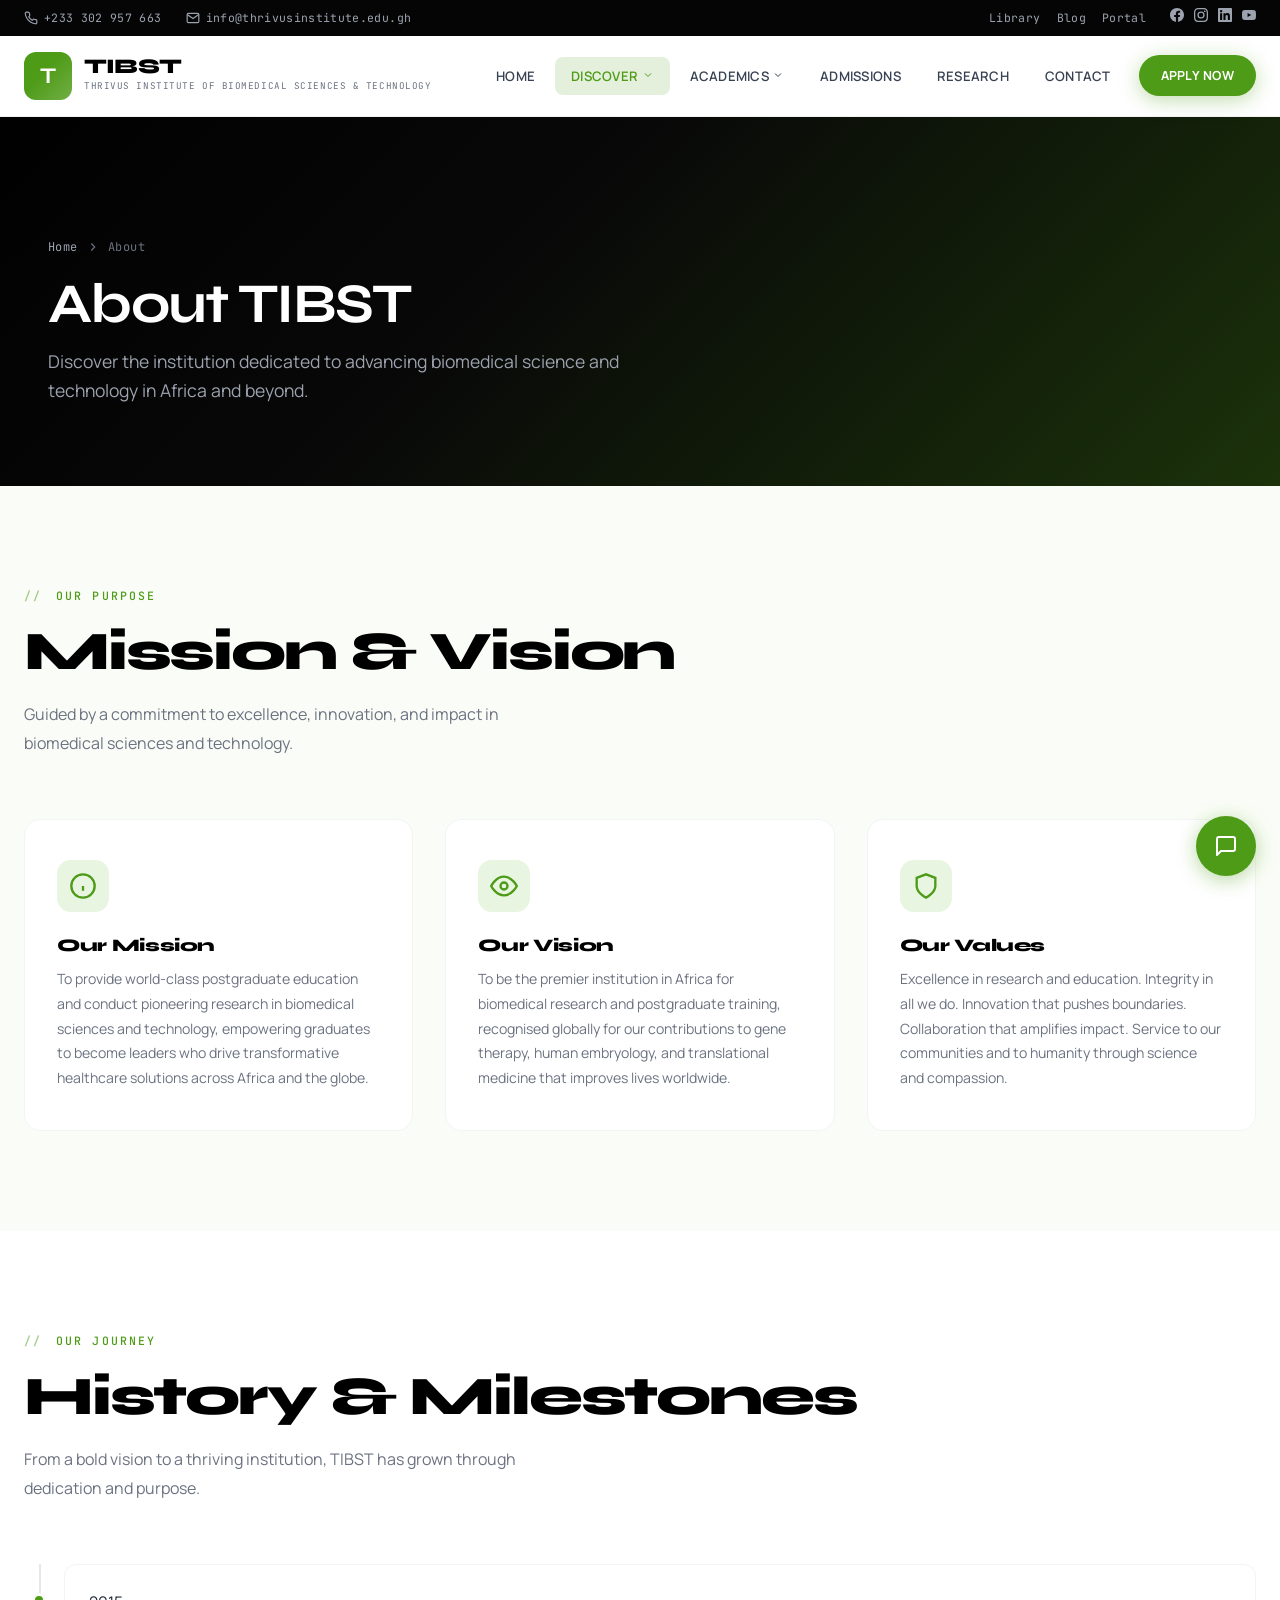
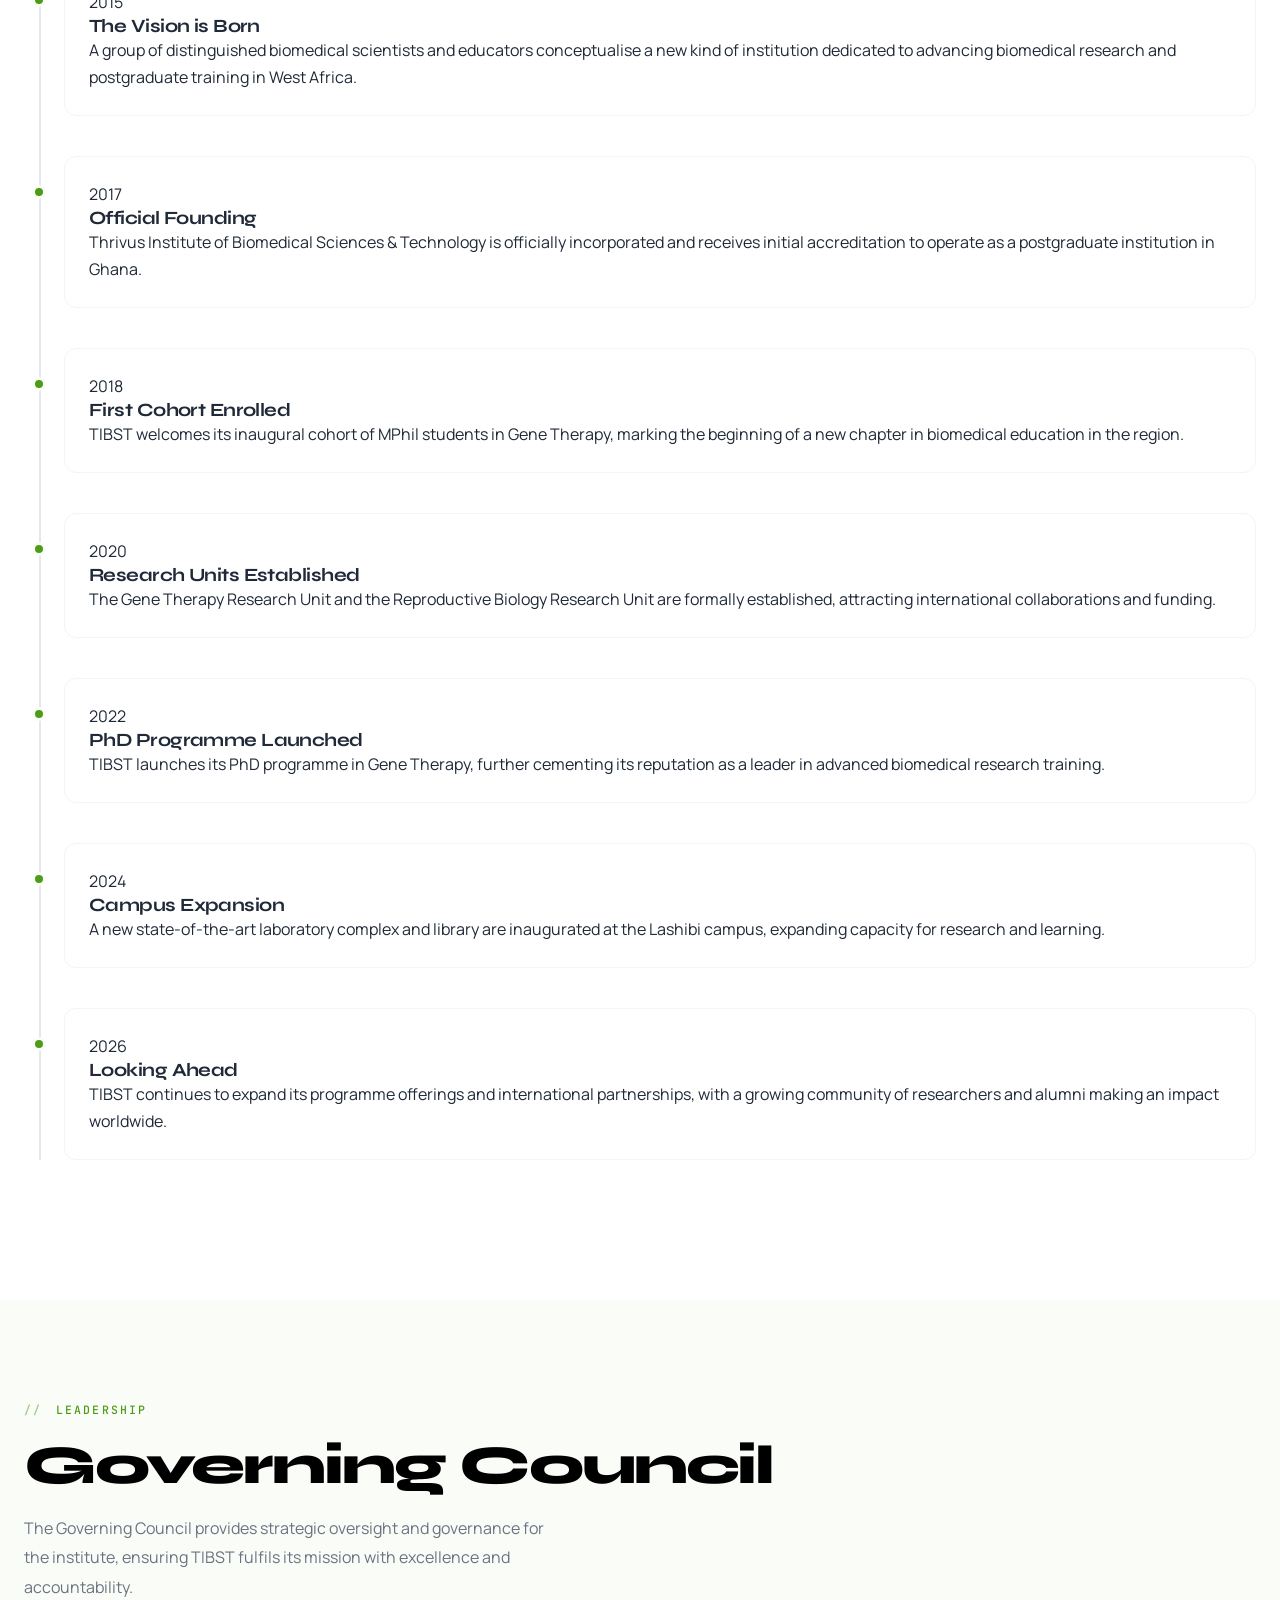
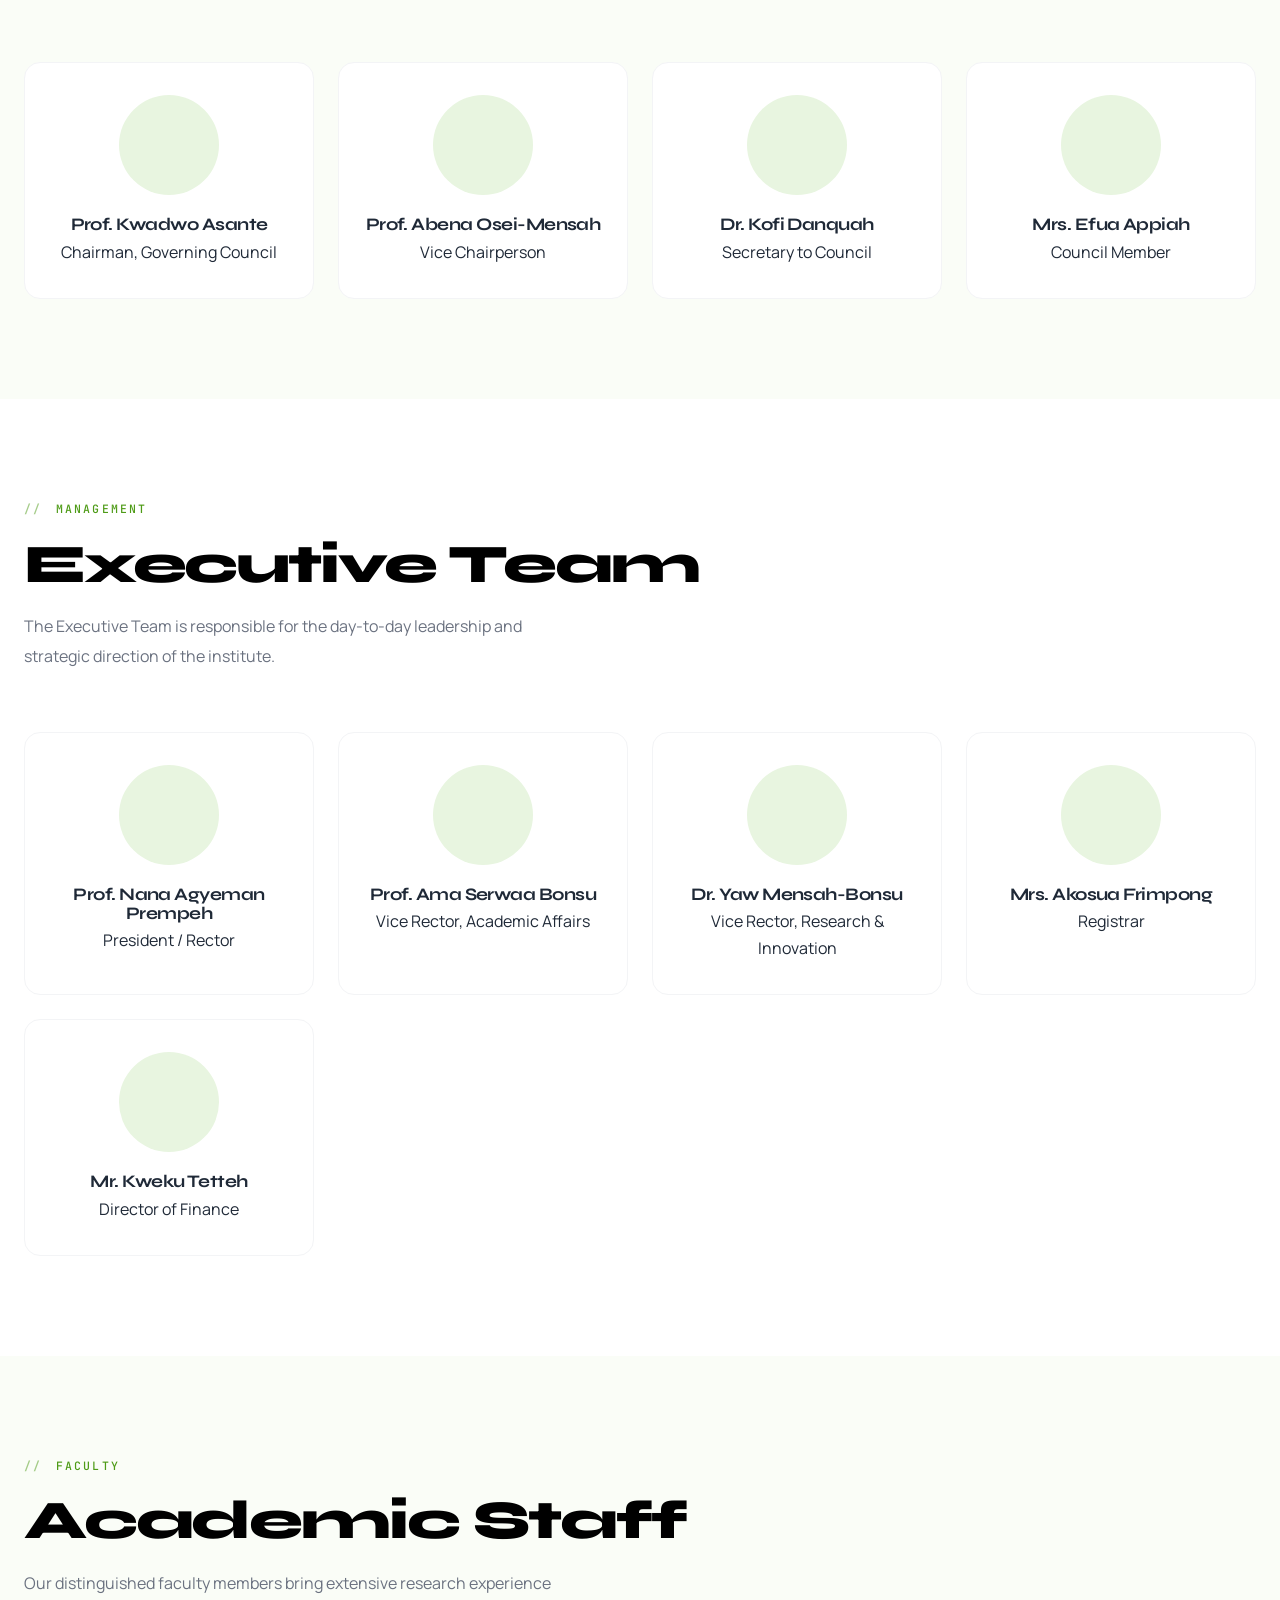
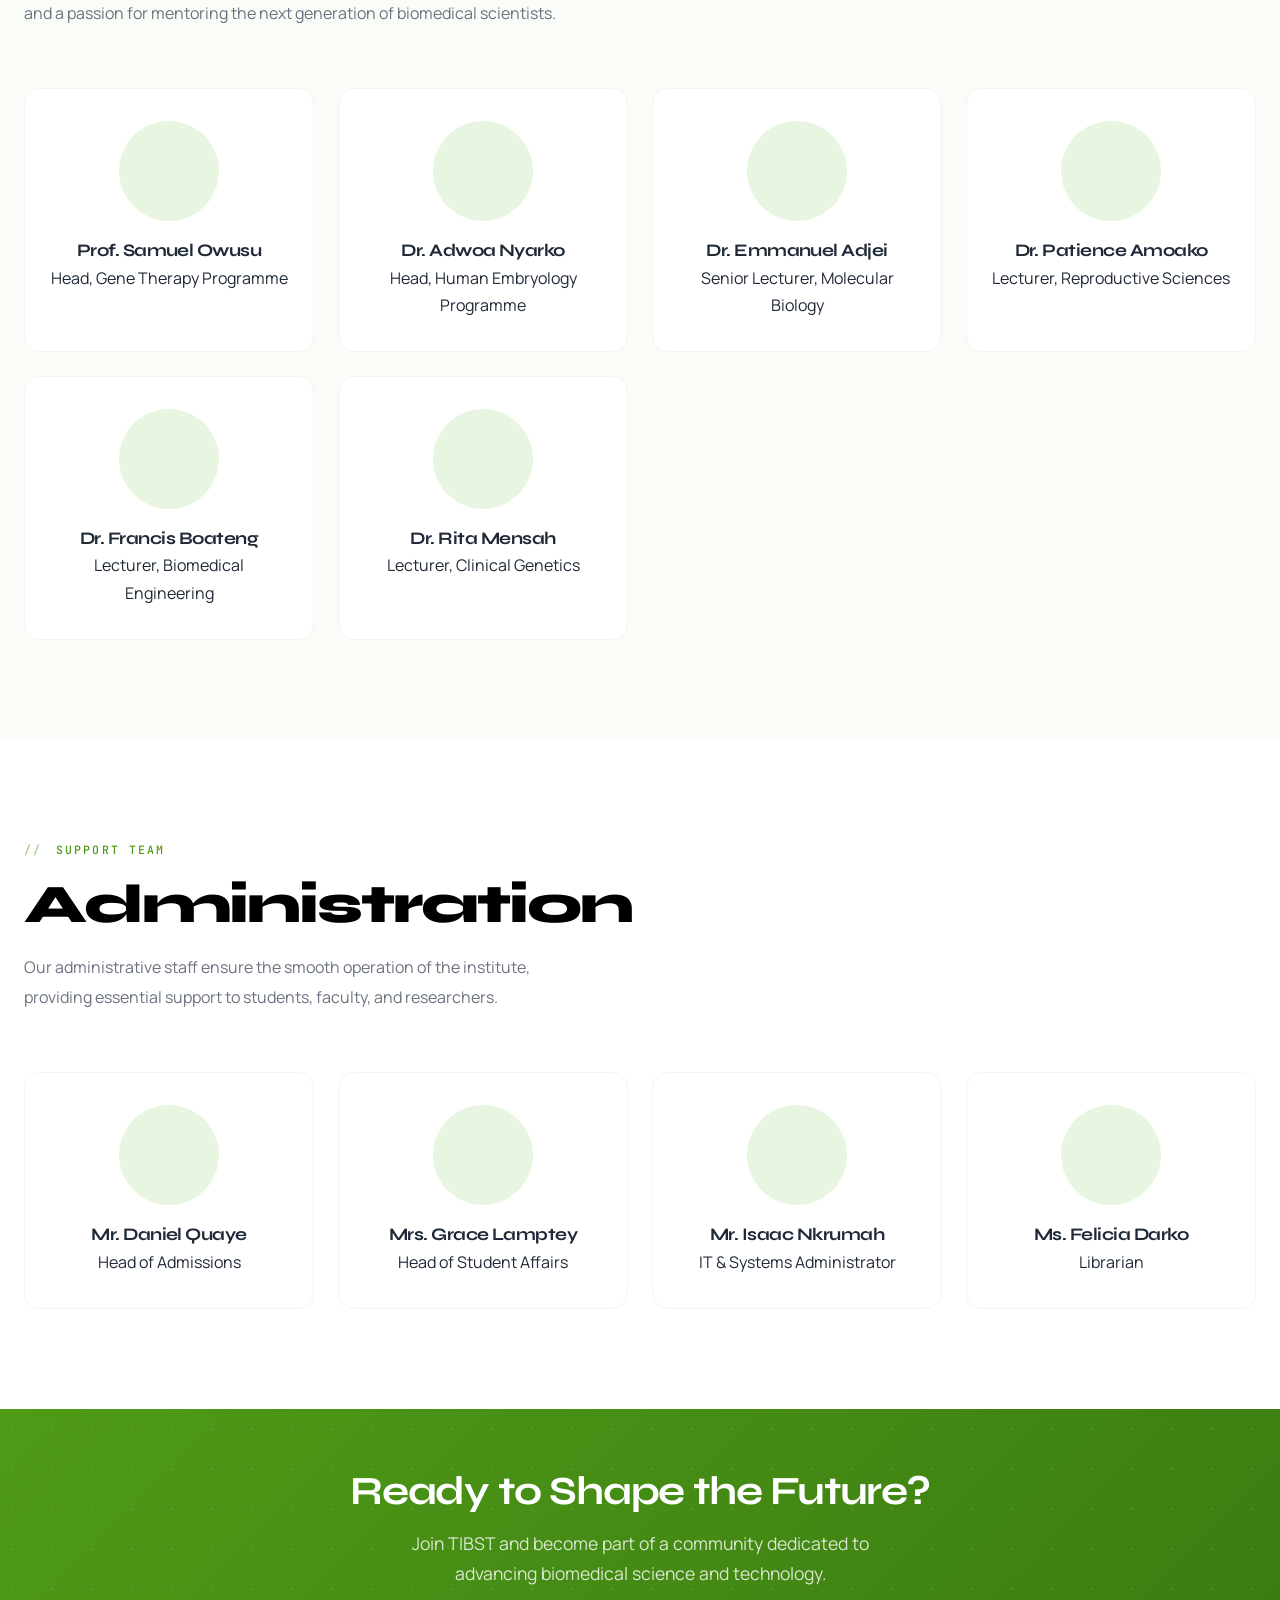
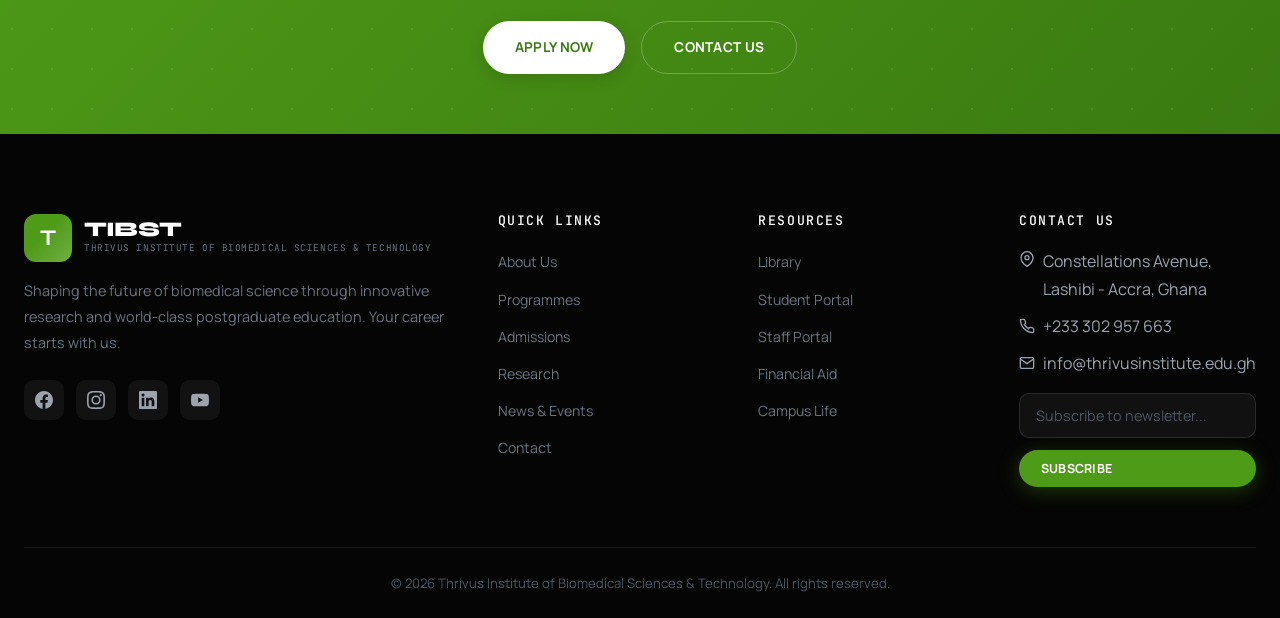
<file: about.html>
<!DOCTYPE html>
<html lang="en">
<head>
  <meta charset="UTF-8">
  <meta name="viewport" content="width=device-width, initial-scale=1.0">
  <title>About Us - TIBST | Thrivus Institute of Biomedical Sciences & Technology</title>
  <meta name="description" content="Learn about TIBST's mission, vision, history, and the dedicated team behind Thrivus Institute of Biomedical Sciences & Technology.">
  <link rel="stylesheet" href="css/styles.css">
  <link rel="icon" type="image/svg+xml" href="data:image/svg+xml,<svg xmlns='http://www.w3.org/2000/svg' viewBox='0 0 100 100'><rect fill='%234E9B17' rx='20' width='100' height='100'/><text x='50' y='68' font-size='50' text-anchor='middle' fill='white' font-family='serif' font-weight='bold'>T</text></svg>">
</head>
<body>

  <!-- TOP BAR -->
  <div class="top-bar">
    <div class="container" style="display:flex; justify-content:space-between; align-items:center; flex-wrap:wrap; gap:8px;">
      <div style="display:flex; gap:24px; align-items:center;">
        <a href="tel:+233302957663" style="display:flex; align-items:center; gap:6px;">
          <svg width="14" height="14" viewBox="0 0 24 24" fill="none" stroke="currentColor" stroke-width="2"><path d="M22 16.92v3a2 2 0 0 1-2.18 2 19.79 19.79 0 0 1-8.63-3.07 19.5 19.5 0 0 1-6-6 19.79 19.79 0 0 1-3.07-8.67A2 2 0 0 1 4.11 2h3a2 2 0 0 1 2 1.72c.127.96.361 1.903.7 2.81a2 2 0 0 1-.45 2.11L8.09 9.91a16 16 0 0 0 6 6l1.27-1.27a2 2 0 0 1 2.11-.45c.907.339 1.85.573 2.81.7A2 2 0 0 1 22 16.92z"></path></svg>
          +233 302 957 663
        </a>
        <a href="mailto:info@thrivusinstitute.edu.gh" style="display:flex; align-items:center; gap:6px;">
          <svg width="14" height="14" viewBox="0 0 24 24" fill="none" stroke="currentColor" stroke-width="2"><path d="M4 4h16c1.1 0 2 .9 2 2v12c0 1.1-.9 2-2 2H4c-1.1 0-2-.9-2-2V6c0-1.1.9-2 2-2z"></path><polyline points="22,6 12,13 2,6"></polyline></svg>
          info@thrivusinstitute.edu.gh
        </a>
      </div>
      <div style="display:flex; gap:16px; align-items:center;">
        <a href="library.html">Library</a>
        <a href="news-events.html">Blog</a>
        <a href="portal.html">Portal</a>
        <div style="display:flex; gap:10px; margin-left:8px;">
          <a href="https://facebook.com" target="_blank" aria-label="Facebook">
            <svg width="14" height="14" viewBox="0 0 24 24" fill="currentColor"><path d="M24 12.073c0-6.627-5.373-12-12-12s-12 5.373-12 12c0 5.99 4.388 10.954 10.125 11.854v-8.385H7.078v-3.47h3.047V9.43c0-3.007 1.792-4.669 4.533-4.669 1.312 0 2.686.235 2.686.235v2.953H15.83c-1.491 0-1.956.925-1.956 1.874v2.25h3.328l-.532 3.47h-2.796v8.385C19.612 23.027 24 18.062 24 12.073z"/></svg>
          </a>
          <a href="https://instagram.com" target="_blank" aria-label="Instagram">
            <svg width="14" height="14" viewBox="0 0 24 24" fill="currentColor"><path d="M12 2.163c3.204 0 3.584.012 4.85.07 3.252.148 4.771 1.691 4.919 4.919.058 1.265.069 1.645.069 4.849 0 3.205-.012 3.584-.069 4.849-.149 3.225-1.664 4.771-4.919 4.919-1.266.058-1.644.07-4.85.07-3.204 0-3.584-.012-4.849-.07-3.26-.149-4.771-1.699-4.919-4.92-.058-1.265-.07-1.644-.07-4.849 0-3.204.013-3.583.07-4.849.149-3.227 1.664-4.771 4.919-4.919 1.266-.057 1.645-.069 4.849-.069zM12 0C8.741 0 8.333.014 7.053.072 2.695.272.273 2.69.073 7.052.014 8.333 0 8.741 0 12c0 3.259.014 3.668.072 4.948.2 4.358 2.618 6.78 6.98 6.98C8.333 23.986 8.741 24 12 24c3.259 0 3.668-.014 4.948-.072 4.354-.2 6.782-2.618 6.979-6.98.059-1.28.073-1.689.073-4.948 0-3.259-.014-3.667-.072-4.947-.196-4.354-2.617-6.78-6.979-6.98C15.668.014 15.259 0 12 0zm0 5.838a6.162 6.162 0 100 12.324 6.162 6.162 0 000-12.324zM12 16a4 4 0 110-8 4 4 0 010 8zm6.406-11.845a1.44 1.44 0 100 2.881 1.44 1.44 0 000-2.881z"/></svg>
          </a>
          <a href="https://linkedin.com" target="_blank" aria-label="LinkedIn">
            <svg width="14" height="14" viewBox="0 0 24 24" fill="currentColor"><path d="M20.447 20.452h-3.554v-5.569c0-1.328-.027-3.037-1.852-3.037-1.853 0-2.136 1.445-2.136 2.939v5.667H9.351V9h3.414v1.561h.046c.477-.9 1.637-1.85 3.37-1.85 3.601 0 4.267 2.37 4.267 5.455v6.286zM5.337 7.433a2.062 2.062 0 01-2.063-2.065 2.064 2.064 0 112.063 2.065zm1.782 13.019H3.555V9h3.564v11.452zM22.225 0H1.771C.792 0 0 .774 0 1.729v20.542C0 23.227.792 24 1.771 24h20.451C23.2 24 24 23.227 24 22.271V1.729C24 .774 23.2 0 22.222 0h.003z"/></svg>
          </a>
          <a href="https://youtube.com" target="_blank" aria-label="YouTube">
            <svg width="14" height="14" viewBox="0 0 24 24" fill="currentColor"><path d="M23.498 6.186a3.016 3.016 0 0 0-2.122-2.136C19.505 3.545 12 3.545 12 3.545s-7.505 0-9.377.505A3.017 3.017 0 0 0 .502 6.186C0 8.07 0 12 0 12s0 3.93.502 5.814a3.016 3.016 0 0 0 2.122 2.136c1.871.505 9.376.505 9.376.505s7.505 0 9.377-.505a3.015 3.015 0 0 0 2.122-2.136C24 15.93 24 12 24 12s0-3.93-.502-5.814zM9.545 15.568V8.432L15.818 12l-6.273 3.568z"/></svg>
          </a>
        </div>
      </div>
    </div>
  </div>

  <!-- HEADER -->
  <header class="main-header" id="main-header">
    <div class="nav-container">
      <a href="index.html" class="logo">
        <div class="logo-icon">T</div>
        <div class="logo-text">
          <span class="logo-name">TIBST</span>
          <span class="logo-full">Thrivus Institute of Biomedical Sciences & Technology</span>
        </div>
      </a>

      <nav>
        <ul class="nav-menu" id="nav-menu">
          <li><a href="index.html" class="nav-link">Home</a></li>
          <li class="dropdown">
            <a href="about.html" class="nav-link active">Discover <svg width="12" height="12" viewBox="0 0 24 24" fill="none" stroke="currentColor" stroke-width="2"><polyline points="6 9 12 15 18 9"></polyline></svg></a>
            <ul class="dropdown-menu">
              <li><a href="about.html#mission">Mission & Vision</a></li>
              <li><a href="about.html#governing-council">Governing Council</a></li>
              <li><a href="about.html#executive-team">Executive Team</a></li>
              <li><a href="about.html#academic-staff">Academic Staff</a></li>
              <li><a href="about.html#administration">Administration</a></li>
              <li><a href="student-life.html">Life at TIBST</a></li>
            </ul>
          </li>
          <li class="dropdown">
            <a href="academics.html" class="nav-link">Academics <svg width="12" height="12" viewBox="0 0 24 24" fill="none" stroke="currentColor" stroke-width="2"><polyline points="6 9 12 15 18 9"></polyline></svg></a>
            <ul class="dropdown-menu">
              <li><a href="academics.html#postgraduate">Postgraduate Degrees</a></li>
              <li><a href="academics.html#certificate">Certificate Programmes</a></li>
            </ul>
          </li>
          <li><a href="admissions.html" class="nav-link">Admissions</a></li>
          <li><a href="research.html" class="nav-link">Research</a></li>
          <li><a href="contact.html" class="nav-link">Contact</a></li>
          <li><a href="admissions.html" class="btn btn-primary btn-sm" style="margin-left:8px;">Apply Now</a></li>
        </ul>
      </nav>

      <button class="hamburger" id="hamburger" onclick="toggleMobileNav()" aria-label="Toggle menu">
        <span></span><span></span><span></span>
      </button>
    </div>
  </header>

  <!-- PAGE HERO -->
  <section class="page-hero" style="background-image: url('https://images.unsplash.com/photo-1562774053-701939374585?w=1920&q=80');">
    <div class="hero-overlay"></div>
    <div class="container" style="position:relative; z-index:2;">
      <div class="page-hero-content fade-up">
        <nav class="breadcrumb">
          <a href="index.html">Home</a>
          <svg width="14" height="14" viewBox="0 0 24 24" fill="none" stroke="currentColor" stroke-width="2"><polyline points="9 18 15 12 9 6"></polyline></svg>
          <span>About</span>
        </nav>
        <h1>About TIBST</h1>
        <p>Discover the institution dedicated to advancing biomedical science and technology in Africa and beyond.</p>
      </div>
    </div>
  </section>

  <!-- MISSION & VISION -->
  <section class="section" id="mission" style="background: var(--off-white);">
    <div class="container">
      <div class="section-header fade-up">
        <div class="section-label">Our Purpose</div>
        <h2 class="section-title">Mission & Vision</h2>
        <p class="section-subtitle">Guided by a commitment to excellence, innovation, and impact in biomedical sciences and technology.</p>
      </div>

      <div class="features-grid">
        <div class="feature-card fade-up">
          <div class="feature-icon">
            <svg width="28" height="28" viewBox="0 0 24 24" fill="none" stroke="currentColor" stroke-width="2"><circle cx="12" cy="12" r="10"></circle><path d="M12 16v-4"></path><path d="M12 8h.01"></path></svg>
          </div>
          <h3>Our Mission</h3>
          <p>To provide world-class postgraduate education and conduct pioneering research in biomedical sciences and technology, empowering graduates to become leaders who drive transformative healthcare solutions across Africa and the globe.</p>
        </div>

        <div class="feature-card fade-up fade-up-delay-1">
          <div class="feature-icon">
            <svg width="28" height="28" viewBox="0 0 24 24" fill="none" stroke="currentColor" stroke-width="2"><path d="M1 12s4-8 11-8 11 8 11 8-4 8-11 8-11-8-11-8z"></path><circle cx="12" cy="12" r="3"></circle></svg>
          </div>
          <h3>Our Vision</h3>
          <p>To be the premier institution in Africa for biomedical research and postgraduate training, recognised globally for our contributions to gene therapy, human embryology, and translational medicine that improves lives worldwide.</p>
        </div>

        <div class="feature-card fade-up fade-up-delay-2">
          <div class="feature-icon">
            <svg width="28" height="28" viewBox="0 0 24 24" fill="none" stroke="currentColor" stroke-width="2"><path d="M12 22s8-4 8-10V5l-8-3-8 3v7c0 6 8 10 8 10z"></path></svg>
          </div>
          <h3>Our Values</h3>
          <p>Excellence in research and education. Integrity in all we do. Innovation that pushes boundaries. Collaboration that amplifies impact. Service to our communities and to humanity through science and compassion.</p>
        </div>
      </div>
    </div>
  </section>

  <!-- HISTORY TIMELINE -->
  <section class="section" style="background: var(--white);">
    <div class="container">
      <div class="section-header fade-up">
        <div class="section-label">Our Journey</div>
        <h2 class="section-title">History & Milestones</h2>
        <p class="section-subtitle">From a bold vision to a thriving institution, TIBST has grown through dedication and purpose.</p>
      </div>

      <div class="timeline">
        <div class="timeline-item fade-up">
          <div class="timeline-marker"></div>
          <div class="timeline-content">
            <div class="timeline-date">2015</div>
            <h3>The Vision is Born</h3>
            <p>A group of distinguished biomedical scientists and educators conceptualise a new kind of institution dedicated to advancing biomedical research and postgraduate training in West Africa.</p>
          </div>
        </div>

        <div class="timeline-item fade-up">
          <div class="timeline-marker"></div>
          <div class="timeline-content">
            <div class="timeline-date">2017</div>
            <h3>Official Founding</h3>
            <p>Thrivus Institute of Biomedical Sciences & Technology is officially incorporated and receives initial accreditation to operate as a postgraduate institution in Ghana.</p>
          </div>
        </div>

        <div class="timeline-item fade-up">
          <div class="timeline-marker"></div>
          <div class="timeline-content">
            <div class="timeline-date">2018</div>
            <h3>First Cohort Enrolled</h3>
            <p>TIBST welcomes its inaugural cohort of MPhil students in Gene Therapy, marking the beginning of a new chapter in biomedical education in the region.</p>
          </div>
        </div>

        <div class="timeline-item fade-up">
          <div class="timeline-marker"></div>
          <div class="timeline-content">
            <div class="timeline-date">2020</div>
            <h3>Research Units Established</h3>
            <p>The Gene Therapy Research Unit and the Reproductive Biology Research Unit are formally established, attracting international collaborations and funding.</p>
          </div>
        </div>

        <div class="timeline-item fade-up">
          <div class="timeline-marker"></div>
          <div class="timeline-content">
            <div class="timeline-date">2022</div>
            <h3>PhD Programme Launched</h3>
            <p>TIBST launches its PhD programme in Gene Therapy, further cementing its reputation as a leader in advanced biomedical research training.</p>
          </div>
        </div>

        <div class="timeline-item fade-up">
          <div class="timeline-marker"></div>
          <div class="timeline-content">
            <div class="timeline-date">2024</div>
            <h3>Campus Expansion</h3>
            <p>A new state-of-the-art laboratory complex and library are inaugurated at the Lashibi campus, expanding capacity for research and learning.</p>
          </div>
        </div>

        <div class="timeline-item fade-up">
          <div class="timeline-marker"></div>
          <div class="timeline-content">
            <div class="timeline-date">2026</div>
            <h3>Looking Ahead</h3>
            <p>TIBST continues to expand its programme offerings and international partnerships, with a growing community of researchers and alumni making an impact worldwide.</p>
          </div>
        </div>
      </div>
    </div>
  </section>

  <!-- GOVERNING COUNCIL -->
  <section class="section" id="governing-council" style="background: var(--off-white);">
    <div class="container">
      <div class="section-header fade-up">
        <div class="section-label">Leadership</div>
        <h2 class="section-title">Governing Council</h2>
        <p class="section-subtitle">The Governing Council provides strategic oversight and governance for the institute, ensuring TIBST fulfils its mission with excellence and accountability.</p>
      </div>

      <div class="team-grid">
        <div class="team-card fade-up">
          <div class="team-card-img" style="background-image: url('https://images.unsplash.com/photo-1560250097-0b93528c311a?w=400&q=80');"></div>
          <div class="team-card-body">
            <h3 class="team-card-name">Prof. Kwadwo Asante</h3>
            <p class="team-card-title">Chairman, Governing Council</p>
          </div>
        </div>

        <div class="team-card fade-up fade-up-delay-1">
          <div class="team-card-img" style="background-image: url('https://images.unsplash.com/photo-1573496359142-b8d87734a5a2?w=400&q=80');"></div>
          <div class="team-card-body">
            <h3 class="team-card-name">Prof. Abena Osei-Mensah</h3>
            <p class="team-card-title">Vice Chairperson</p>
          </div>
        </div>

        <div class="team-card fade-up fade-up-delay-2">
          <div class="team-card-img" style="background-image: url('https://images.unsplash.com/photo-1472099645785-5658abf4ff4e?w=400&q=80');"></div>
          <div class="team-card-body">
            <h3 class="team-card-name">Dr. Kofi Danquah</h3>
            <p class="team-card-title">Secretary to Council</p>
          </div>
        </div>

        <div class="team-card fade-up">
          <div class="team-card-img" style="background-image: url('https://images.unsplash.com/photo-1580489944761-15a19d654956?w=400&q=80');"></div>
          <div class="team-card-body">
            <h3 class="team-card-name">Mrs. Efua Appiah</h3>
            <p class="team-card-title">Council Member</p>
          </div>
        </div>
      </div>
    </div>
  </section>

  <!-- EXECUTIVE TEAM -->
  <section class="section" id="executive-team" style="background: var(--white);">
    <div class="container">
      <div class="section-header fade-up">
        <div class="section-label">Management</div>
        <h2 class="section-title">Executive Team</h2>
        <p class="section-subtitle">The Executive Team is responsible for the day-to-day leadership and strategic direction of the institute.</p>
      </div>

      <div class="team-grid">
        <div class="team-card fade-up">
          <div class="team-card-img" style="background-image: url('https://images.unsplash.com/photo-1507003211169-0a1dd7228f2d?w=400&q=80');"></div>
          <div class="team-card-body">
            <h3 class="team-card-name">Prof. Nana Agyeman Prempeh</h3>
            <p class="team-card-title">President / Rector</p>
          </div>
        </div>

        <div class="team-card fade-up fade-up-delay-1">
          <div class="team-card-img" style="background-image: url('https://images.unsplash.com/photo-1594824476967-48c8b964f137?w=400&q=80');"></div>
          <div class="team-card-body">
            <h3 class="team-card-name">Prof. Ama Serwaa Bonsu</h3>
            <p class="team-card-title">Vice Rector, Academic Affairs</p>
          </div>
        </div>

        <div class="team-card fade-up fade-up-delay-2">
          <div class="team-card-img" style="background-image: url('https://images.unsplash.com/photo-1556157382-97eda2d62296?w=400&q=80');"></div>
          <div class="team-card-body">
            <h3 class="team-card-name">Dr. Yaw Mensah-Bonsu</h3>
            <p class="team-card-title">Vice Rector, Research & Innovation</p>
          </div>
        </div>

        <div class="team-card fade-up">
          <div class="team-card-img" style="background-image: url('https://images.unsplash.com/photo-1573497019940-1c28c88b4f3e?w=400&q=80');"></div>
          <div class="team-card-body">
            <h3 class="team-card-name">Mrs. Akosua Frimpong</h3>
            <p class="team-card-title">Registrar</p>
          </div>
        </div>

        <div class="team-card fade-up fade-up-delay-1">
          <div class="team-card-img" style="background-image: url('https://images.unsplash.com/photo-1519085360753-af0119f7cbe7?w=400&q=80');"></div>
          <div class="team-card-body">
            <h3 class="team-card-name">Mr. Kweku Tetteh</h3>
            <p class="team-card-title">Director of Finance</p>
          </div>
        </div>
      </div>
    </div>
  </section>

  <!-- ACADEMIC STAFF -->
  <section class="section" id="academic-staff" style="background: var(--off-white);">
    <div class="container">
      <div class="section-header fade-up">
        <div class="section-label">Faculty</div>
        <h2 class="section-title">Academic Staff</h2>
        <p class="section-subtitle">Our distinguished faculty members bring extensive research experience and a passion for mentoring the next generation of biomedical scientists.</p>
      </div>

      <div class="team-grid">
        <div class="team-card fade-up">
          <div class="team-card-img" style="background-image: url('https://images.unsplash.com/photo-1612349317150-e413f6a5b16d?w=400&q=80');"></div>
          <div class="team-card-body">
            <h3 class="team-card-name">Prof. Samuel Owusu</h3>
            <p class="team-card-title">Head, Gene Therapy Programme</p>
          </div>
        </div>

        <div class="team-card fade-up fade-up-delay-1">
          <div class="team-card-img" style="background-image: url('https://images.unsplash.com/photo-1559839734-2b71ea197ec2?w=400&q=80');"></div>
          <div class="team-card-body">
            <h3 class="team-card-name">Dr. Adwoa Nyarko</h3>
            <p class="team-card-title">Head, Human Embryology Programme</p>
          </div>
        </div>

        <div class="team-card fade-up fade-up-delay-2">
          <div class="team-card-img" style="background-image: url('https://images.unsplash.com/photo-1537368910025-700350fe46c7?w=400&q=80');"></div>
          <div class="team-card-body">
            <h3 class="team-card-name">Dr. Emmanuel Adjei</h3>
            <p class="team-card-title">Senior Lecturer, Molecular Biology</p>
          </div>
        </div>

        <div class="team-card fade-up">
          <div class="team-card-img" style="background-image: url('https://images.unsplash.com/photo-1551836022-d5d88e9218df?w=400&q=80');"></div>
          <div class="team-card-body">
            <h3 class="team-card-name">Dr. Patience Amoako</h3>
            <p class="team-card-title">Lecturer, Reproductive Sciences</p>
          </div>
        </div>

        <div class="team-card fade-up fade-up-delay-1">
          <div class="team-card-img" style="background-image: url('https://images.unsplash.com/photo-1582750433449-648ed127bb54?w=400&q=80');"></div>
          <div class="team-card-body">
            <h3 class="team-card-name">Dr. Francis Boateng</h3>
            <p class="team-card-title">Lecturer, Biomedical Engineering</p>
          </div>
        </div>

        <div class="team-card fade-up fade-up-delay-2">
          <div class="team-card-img" style="background-image: url('https://images.unsplash.com/photo-1607990281513-2c110a25bd8c?w=400&q=80');"></div>
          <div class="team-card-body">
            <h3 class="team-card-name">Dr. Rita Mensah</h3>
            <p class="team-card-title">Lecturer, Clinical Genetics</p>
          </div>
        </div>
      </div>
    </div>
  </section>

  <!-- ADMINISTRATION -->
  <section class="section" id="administration" style="background: var(--white);">
    <div class="container">
      <div class="section-header fade-up">
        <div class="section-label">Support Team</div>
        <h2 class="section-title">Administration</h2>
        <p class="section-subtitle">Our administrative staff ensure the smooth operation of the institute, providing essential support to students, faculty, and researchers.</p>
      </div>

      <div class="team-grid">
        <div class="team-card fade-up">
          <div class="team-card-img" style="background-image: url('https://images.unsplash.com/photo-1587614382346-4ec70e388b28?w=400&q=80');"></div>
          <div class="team-card-body">
            <h3 class="team-card-name">Mr. Daniel Quaye</h3>
            <p class="team-card-title">Head of Admissions</p>
          </div>
        </div>

        <div class="team-card fade-up fade-up-delay-1">
          <div class="team-card-img" style="background-image: url('https://images.unsplash.com/photo-1598550874175-4d0ef436c909?w=400&q=80');"></div>
          <div class="team-card-body">
            <h3 class="team-card-name">Mrs. Grace Lamptey</h3>
            <p class="team-card-title">Head of Student Affairs</p>
          </div>
        </div>

        <div class="team-card fade-up fade-up-delay-2">
          <div class="team-card-img" style="background-image: url('https://images.unsplash.com/photo-1506794778202-cad84cf45f1d?w=400&q=80');"></div>
          <div class="team-card-body">
            <h3 class="team-card-name">Mr. Isaac Nkrumah</h3>
            <p class="team-card-title">IT & Systems Administrator</p>
          </div>
        </div>

        <div class="team-card fade-up">
          <div class="team-card-img" style="background-image: url('https://images.unsplash.com/photo-1589156280159-27698a70f29e?w=400&q=80');"></div>
          <div class="team-card-body">
            <h3 class="team-card-name">Ms. Felicia Darko</h3>
            <p class="team-card-title">Librarian</p>
          </div>
        </div>
      </div>
    </div>
  </section>

  <!-- CTA -->
  <section class="cta-section section-sm">
    <div class="container">
      <div class="cta-content fade-up">
        <h2>Ready to Shape the Future?</h2>
        <p>Join TIBST and become part of a community dedicated to advancing biomedical science and technology.</p>
        <div style="display:flex; gap:16px; justify-content:center; flex-wrap:wrap;">
          <a href="admissions.html" class="btn btn-white">Apply Now</a>
          <a href="contact.html" class="btn btn-outline">Contact Us</a>
        </div>
      </div>
    </div>
  </section>

  <!-- FOOTER -->
  <footer class="footer">
    <div class="container">
      <div class="footer-grid">
        <div class="footer-brand">
          <div class="logo" style="margin-bottom:8px;">
            <div class="logo-icon">T</div>
            <div class="logo-text">
              <span class="logo-name" style="color:white;">TIBST</span>
              <span class="logo-full">Thrivus Institute of Biomedical Sciences & Technology</span>
            </div>
          </div>
          <p>Shaping the future of biomedical science through innovative research and world-class postgraduate education. Your career starts with us.</p>
          <div class="footer-social">
            <a href="https://facebook.com" target="_blank" aria-label="Facebook"><svg width="18" height="18" viewBox="0 0 24 24" fill="currentColor"><path d="M24 12.073c0-6.627-5.373-12-12-12s-12 5.373-12 12c0 5.99 4.388 10.954 10.125 11.854v-8.385H7.078v-3.47h3.047V9.43c0-3.007 1.792-4.669 4.533-4.669 1.312 0 2.686.235 2.686.235v2.953H15.83c-1.491 0-1.956.925-1.956 1.874v2.25h3.328l-.532 3.47h-2.796v8.385C19.612 23.027 24 18.062 24 12.073z"/></svg></a>
            <a href="https://instagram.com" target="_blank" aria-label="Instagram"><svg width="18" height="18" viewBox="0 0 24 24" fill="currentColor"><path d="M12 2.163c3.204 0 3.584.012 4.85.07 3.252.148 4.771 1.691 4.919 4.919.058 1.265.069 1.645.069 4.849 0 3.205-.012 3.584-.069 4.849-.149 3.225-1.664 4.771-4.919 4.919-1.266.058-1.644.07-4.85.07-3.204 0-3.584-.012-4.849-.07-3.26-.149-4.771-1.699-4.919-4.92-.058-1.265-.07-1.644-.07-4.849 0-3.204.013-3.583.07-4.849.149-3.227 1.664-4.771 4.919-4.919 1.266-.057 1.645-.069 4.849-.069zM12 0C8.741 0 8.333.014 7.053.072 2.695.272.273 2.69.073 7.052.014 8.333 0 8.741 0 12c0 3.259.014 3.668.072 4.948.2 4.358 2.618 6.78 6.98 6.98C8.333 23.986 8.741 24 12 24c3.259 0 3.668-.014 4.948-.072 4.354-.2 6.782-2.618 6.979-6.98.059-1.28.073-1.689.073-4.948 0-3.259-.014-3.667-.072-4.947-.196-4.354-2.617-6.78-6.979-6.98C15.668.014 15.259 0 12 0zm0 5.838a6.162 6.162 0 100 12.324 6.162 6.162 0 000-12.324zM12 16a4 4 0 110-8 4 4 0 010 8zm6.406-11.845a1.44 1.44 0 100 2.881 1.44 1.44 0 000-2.881z"/></svg></a>
            <a href="https://linkedin.com" target="_blank" aria-label="LinkedIn"><svg width="18" height="18" viewBox="0 0 24 24" fill="currentColor"><path d="M20.447 20.452h-3.554v-5.569c0-1.328-.027-3.037-1.852-3.037-1.853 0-2.136 1.445-2.136 2.939v5.667H9.351V9h3.414v1.561h.046c.477-.9 1.637-1.85 3.37-1.85 3.601 0 4.267 2.37 4.267 5.455v6.286zM5.337 7.433a2.062 2.062 0 01-2.063-2.065 2.064 2.064 0 112.063 2.065zm1.782 13.019H3.555V9h3.564v11.452zM22.225 0H1.771C.792 0 0 .774 0 1.729v20.542C0 23.227.792 24 1.771 24h20.451C23.2 24 24 23.227 24 22.271V1.729C24 .774 23.2 0 22.222 0h.003z"/></svg></a>
            <a href="https://youtube.com" target="_blank" aria-label="YouTube"><svg width="18" height="18" viewBox="0 0 24 24" fill="currentColor"><path d="M23.498 6.186a3.016 3.016 0 0 0-2.122-2.136C19.505 3.545 12 3.545 12 3.545s-7.505 0-9.377.505A3.017 3.017 0 0 0 .502 6.186C0 8.07 0 12 0 12s0 3.93.502 5.814a3.016 3.016 0 0 0 2.122 2.136c1.871.505 9.376.505 9.376.505s7.505 0 9.377-.505a3.015 3.015 0 0 0 2.122-2.136C24 15.93 24 12 24 12s0-3.93-.502-5.814zM9.545 15.568V8.432L15.818 12l-6.273 3.568z"/></svg></a>
          </div>
        </div>

        <div>
          <h4>Quick Links</h4>
          <ul class="footer-links">
            <li><a href="about.html">About Us</a></li>
            <li><a href="academics.html">Programmes</a></li>
            <li><a href="admissions.html">Admissions</a></li>
            <li><a href="research.html">Research</a></li>
            <li><a href="news-events.html">News & Events</a></li>
            <li><a href="contact.html">Contact</a></li>
          </ul>
        </div>

        <div>
          <h4>Resources</h4>
          <ul class="footer-links">
            <li><a href="library.html">Library</a></li>
            <li><a href="portal.html">Student Portal</a></li>
            <li><a href="portal.html">Staff Portal</a></li>
            <li><a href="admissions.html#financial-aid">Financial Aid</a></li>
            <li><a href="student-life.html">Campus Life</a></li>
          </ul>
        </div>

        <div>
          <h4>Contact Us</h4>
          <ul class="footer-links">
            <li style="display:flex; gap:8px; align-items:flex-start;">
              <svg width="16" height="16" viewBox="0 0 24 24" fill="none" stroke="currentColor" stroke-width="2" style="flex-shrink:0; margin-top:3px;"><path d="M21 10c0 7-9 13-9 13s-9-6-9-13a9 9 0 0 1 18 0z"></path><circle cx="12" cy="10" r="3"></circle></svg>
              Constellations Avenue, Lashibi - Accra, Ghana
            </li>
            <li style="display:flex; gap:8px; align-items:center;">
              <svg width="16" height="16" viewBox="0 0 24 24" fill="none" stroke="currentColor" stroke-width="2" style="flex-shrink:0;"><path d="M22 16.92v3a2 2 0 0 1-2.18 2 19.79 19.79 0 0 1-8.63-3.07 19.5 19.5 0 0 1-6-6 19.79 19.79 0 0 1-3.07-8.67A2 2 0 0 1 4.11 2h3a2 2 0 0 1 2 1.72c.127.96.361 1.903.7 2.81a2 2 0 0 1-.45 2.11L8.09 9.91a16 16 0 0 0 6 6l1.27-1.27a2 2 0 0 1 2.11-.45c.907.339 1.85.573 2.81.7A2 2 0 0 1 22 16.92z"></path></svg>
              +233 302 957 663
            </li>
            <li style="display:flex; gap:8px; align-items:center;">
              <svg width="16" height="16" viewBox="0 0 24 24" fill="none" stroke="currentColor" stroke-width="2" style="flex-shrink:0;"><path d="M4 4h16c1.1 0 2 .9 2 2v12c0 1.1-.9 2-2 2H4c-1.1 0-2-.9-2-2V6c0-1.1.9-2 2-2z"></path><polyline points="22,6 12,13 2,6"></polyline></svg>
              info@thrivusinstitute.edu.gh
            </li>
          </ul>
          <div class="footer-newsletter" style="margin-top:16px;">
            <input type="email" placeholder="Subscribe to newsletter...">
            <button class="btn btn-primary btn-sm" style="width:100%;">Subscribe</button>
          </div>
        </div>
      </div>

      <div class="footer-bottom">
        &copy; 2026 Thrivus Institute of Biomedical Sciences & Technology. All rights reserved.
      </div>
    </div>
  </footer>

  <script src="js/main.js"></script>
  <script src="js/chatbot.js"></script>
</body>
</html>
</file>
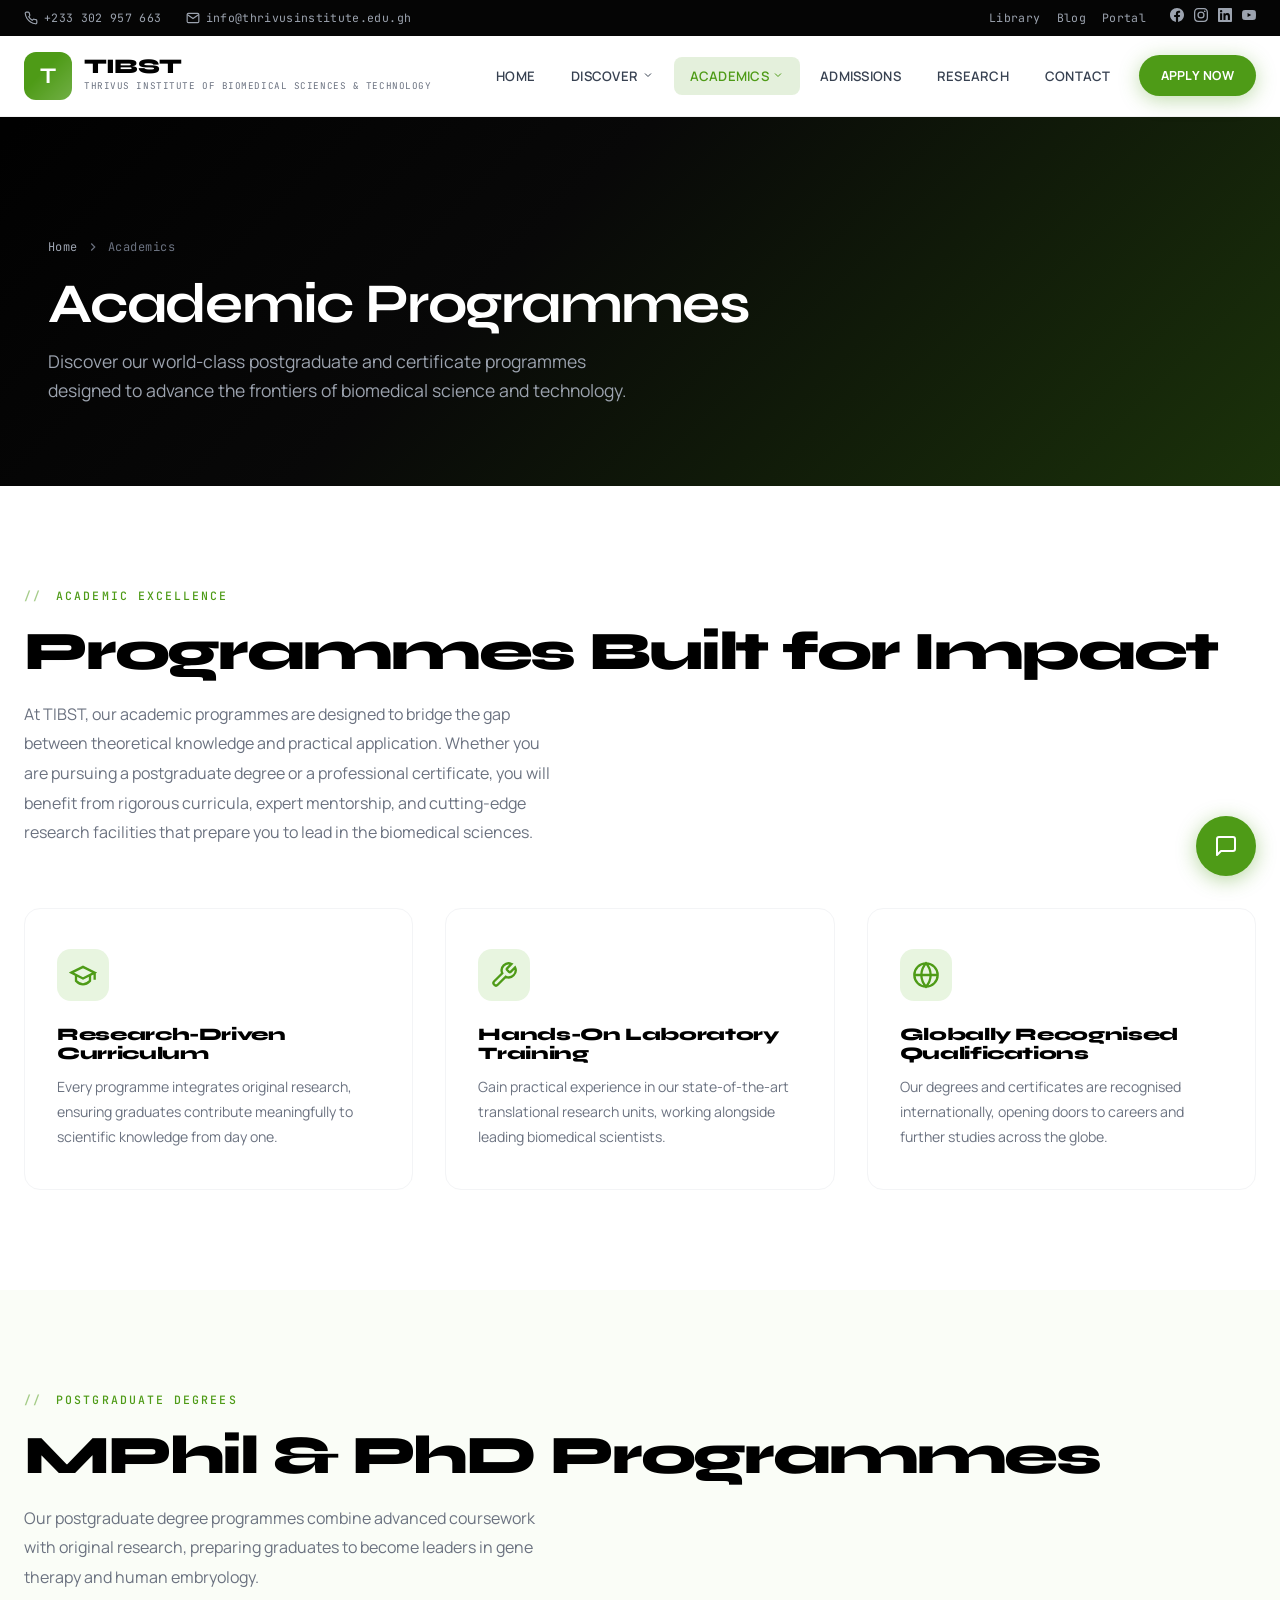
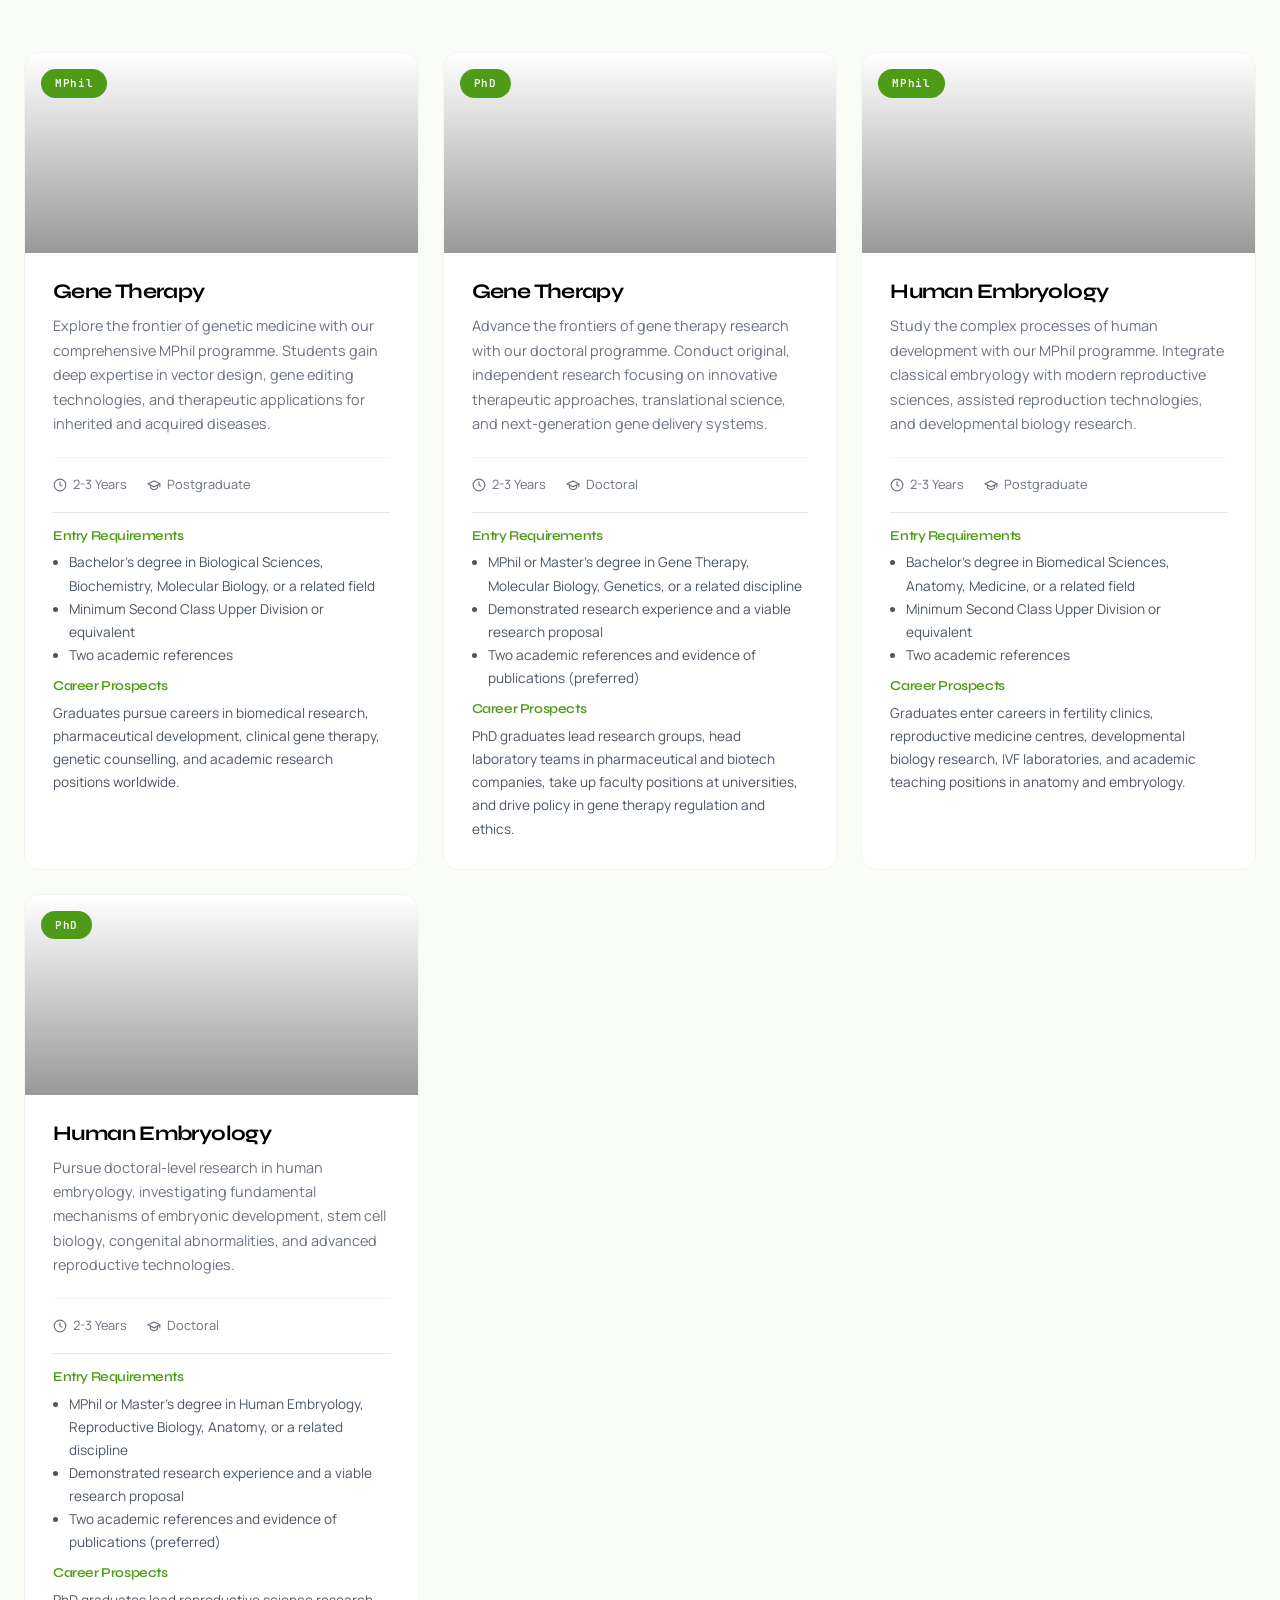
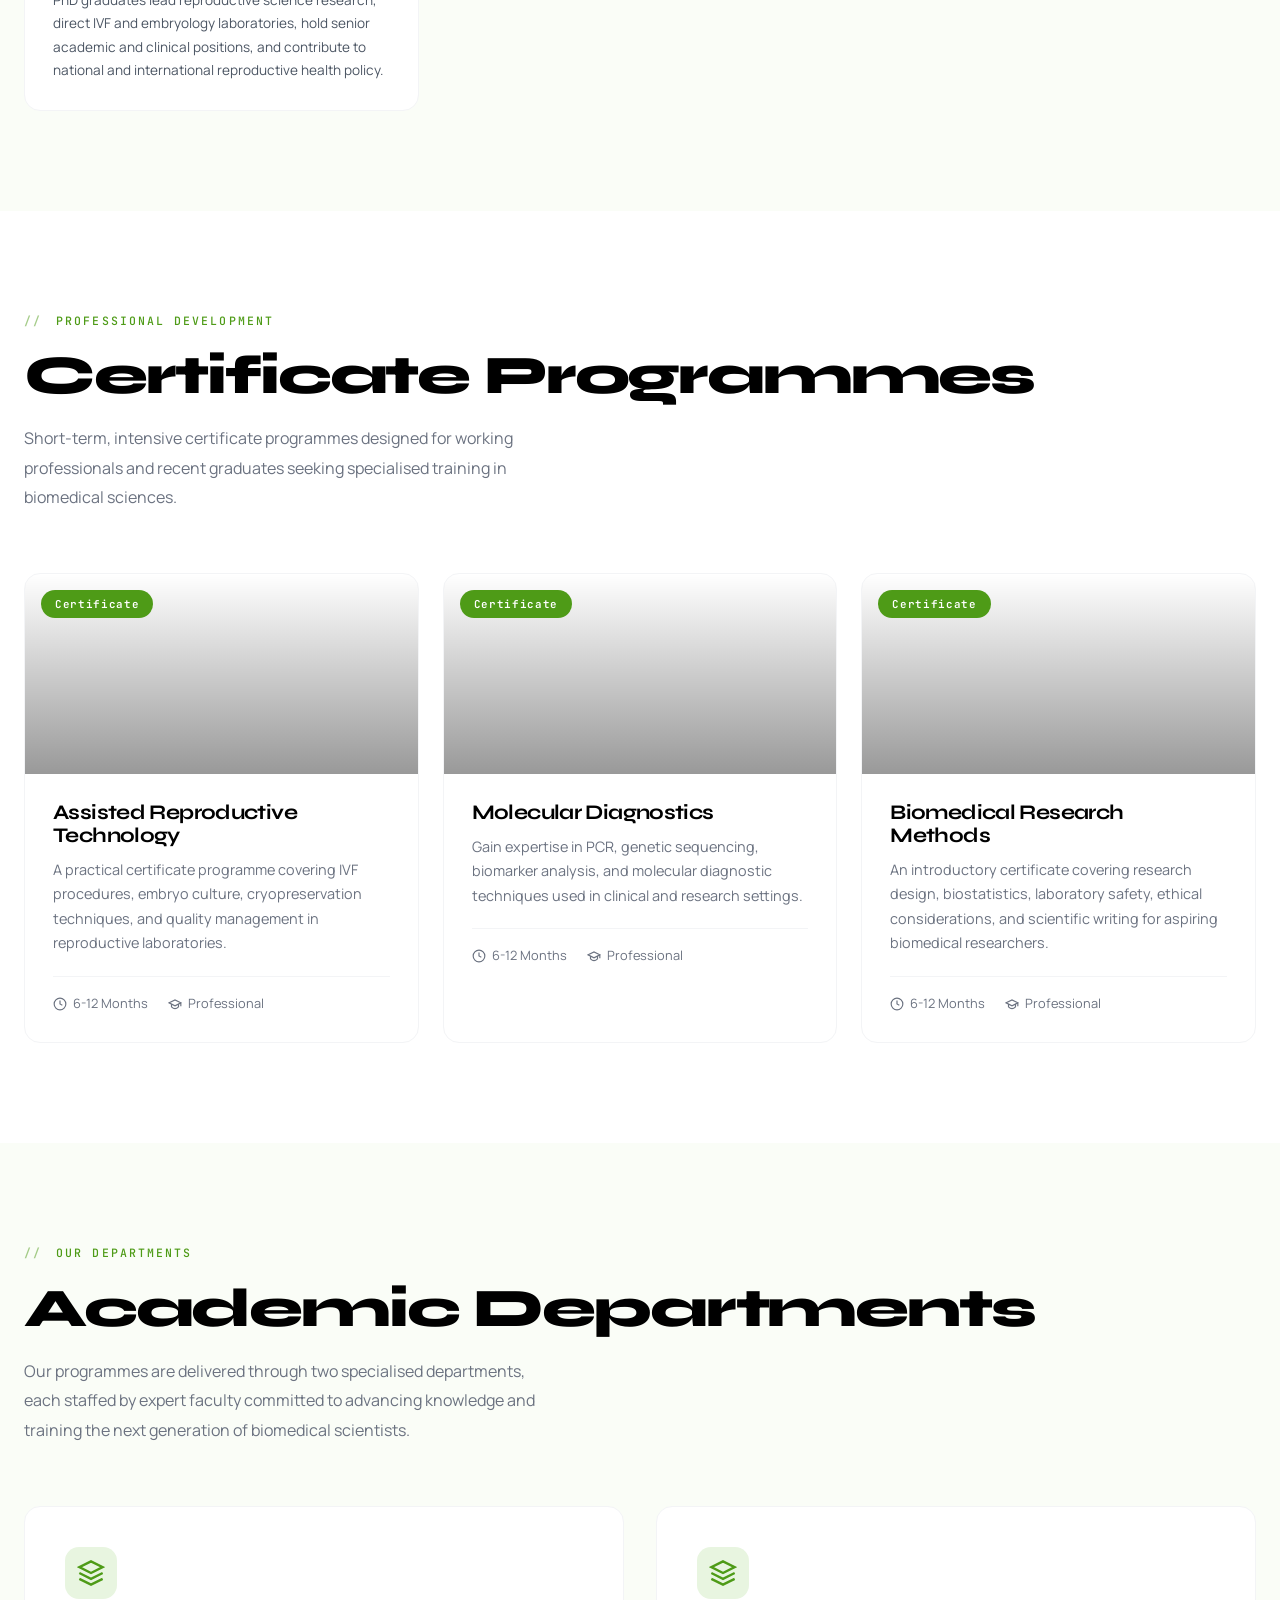
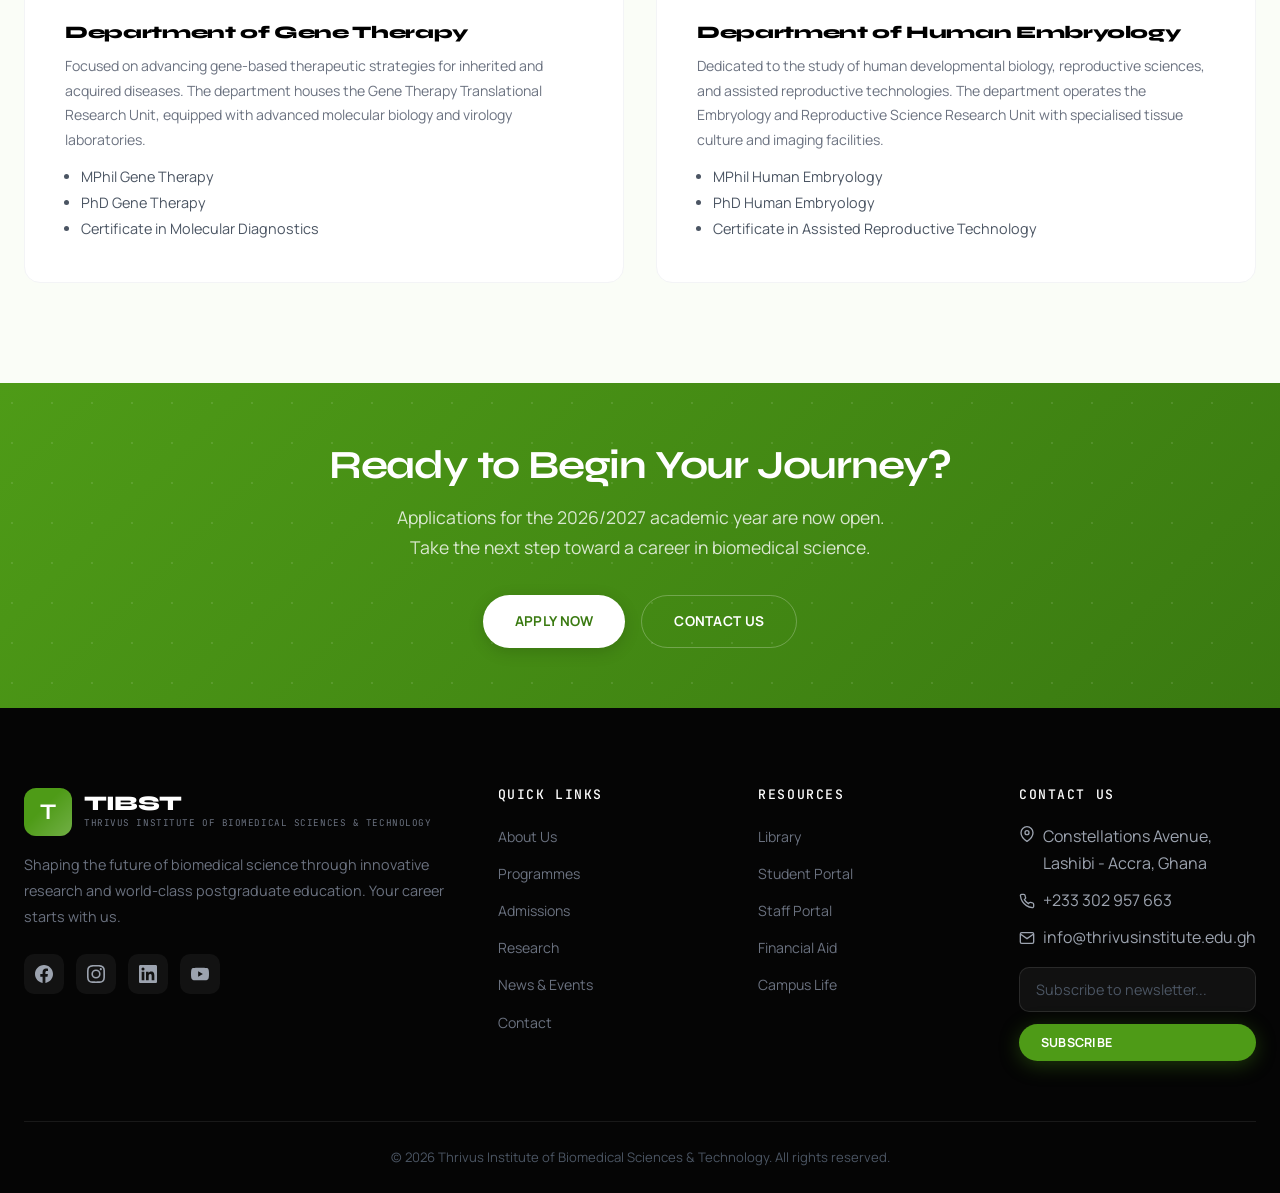
<file: academics.html>
<!DOCTYPE html>
<html lang="en">
<head>
  <meta charset="UTF-8">
  <meta name="viewport" content="width=device-width, initial-scale=1.0">
  <title>Academics - TIBST | Thrivus Institute of Biomedical Sciences & Technology</title>
  <meta name="description" content="Explore TIBST's postgraduate programmes in Gene Therapy and Human Embryology. MPhil, PhD, and Certificate programmes designed to advance biomedical science.">
  <link rel="stylesheet" href="css/styles.css">
  <link rel="icon" type="image/svg+xml" href="data:image/svg+xml,<svg xmlns='http://www.w3.org/2000/svg' viewBox='0 0 100 100'><rect fill='%234E9B17' rx='20' width='100' height='100'/><text x='50' y='68' font-size='50' text-anchor='middle' fill='white' font-family='serif' font-weight='bold'>T</text></svg>">
</head>
<body>

  <!-- TOP BAR -->
  <div class="top-bar">
    <div class="container" style="display:flex; justify-content:space-between; align-items:center; flex-wrap:wrap; gap:8px;">
      <div style="display:flex; gap:24px; align-items:center;">
        <a href="tel:+233302957663" style="display:flex; align-items:center; gap:6px;">
          <svg width="14" height="14" viewBox="0 0 24 24" fill="none" stroke="currentColor" stroke-width="2"><path d="M22 16.92v3a2 2 0 0 1-2.18 2 19.79 19.79 0 0 1-8.63-3.07 19.5 19.5 0 0 1-6-6 19.79 19.79 0 0 1-3.07-8.67A2 2 0 0 1 4.11 2h3a2 2 0 0 1 2 1.72c.127.96.361 1.903.7 2.81a2 2 0 0 1-.45 2.11L8.09 9.91a16 16 0 0 0 6 6l1.27-1.27a2 2 0 0 1 2.11-.45c.907.339 1.85.573 2.81.7A2 2 0 0 1 22 16.92z"></path></svg>
          +233 302 957 663
        </a>
        <a href="mailto:info@thrivusinstitute.edu.gh" style="display:flex; align-items:center; gap:6px;">
          <svg width="14" height="14" viewBox="0 0 24 24" fill="none" stroke="currentColor" stroke-width="2"><path d="M4 4h16c1.1 0 2 .9 2 2v12c0 1.1-.9 2-2 2H4c-1.1 0-2-.9-2-2V6c0-1.1.9-2 2-2z"></path><polyline points="22,6 12,13 2,6"></polyline></svg>
          info@thrivusinstitute.edu.gh
        </a>
      </div>
      <div style="display:flex; gap:16px; align-items:center;">
        <a href="library.html">Library</a>
        <a href="news-events.html">Blog</a>
        <a href="portal.html">Portal</a>
        <div style="display:flex; gap:10px; margin-left:8px;">
          <a href="https://facebook.com" target="_blank" aria-label="Facebook">
            <svg width="14" height="14" viewBox="0 0 24 24" fill="currentColor"><path d="M24 12.073c0-6.627-5.373-12-12-12s-12 5.373-12 12c0 5.99 4.388 10.954 10.125 11.854v-8.385H7.078v-3.47h3.047V9.43c0-3.007 1.792-4.669 4.533-4.669 1.312 0 2.686.235 2.686.235v2.953H15.83c-1.491 0-1.956.925-1.956 1.874v2.25h3.328l-.532 3.47h-2.796v8.385C19.612 23.027 24 18.062 24 12.073z"/></svg>
          </a>
          <a href="https://instagram.com" target="_blank" aria-label="Instagram">
            <svg width="14" height="14" viewBox="0 0 24 24" fill="currentColor"><path d="M12 2.163c3.204 0 3.584.012 4.85.07 3.252.148 4.771 1.691 4.919 4.919.058 1.265.069 1.645.069 4.849 0 3.205-.012 3.584-.069 4.849-.149 3.225-1.664 4.771-4.919 4.919-1.266.058-1.644.07-4.85.07-3.204 0-3.584-.012-4.849-.07-3.26-.149-4.771-1.699-4.919-4.92-.058-1.265-.07-1.644-.07-4.849 0-3.204.013-3.583.07-4.849.149-3.227 1.664-4.771 4.919-4.919 1.266-.057 1.645-.069 4.849-.069zM12 0C8.741 0 8.333.014 7.053.072 2.695.272.273 2.69.073 7.052.014 8.333 0 8.741 0 12c0 3.259.014 3.668.072 4.948.2 4.358 2.618 6.78 6.98 6.98C8.333 23.986 8.741 24 12 24c3.259 0 3.668-.014 4.948-.072 4.354-.2 6.782-2.618 6.979-6.98.059-1.28.073-1.689.073-4.948 0-3.259-.014-3.667-.072-4.947-.196-4.354-2.617-6.78-6.979-6.98C15.668.014 15.259 0 12 0zm0 5.838a6.162 6.162 0 100 12.324 6.162 6.162 0 000-12.324zM12 16a4 4 0 110-8 4 4 0 010 8zm6.406-11.845a1.44 1.44 0 100 2.881 1.44 1.44 0 000-2.881z"/></svg>
          </a>
          <a href="https://linkedin.com" target="_blank" aria-label="LinkedIn">
            <svg width="14" height="14" viewBox="0 0 24 24" fill="currentColor"><path d="M20.447 20.452h-3.554v-5.569c0-1.328-.027-3.037-1.852-3.037-1.853 0-2.136 1.445-2.136 2.939v5.667H9.351V9h3.414v1.561h.046c.477-.9 1.637-1.85 3.37-1.85 3.601 0 4.267 2.37 4.267 5.455v6.286zM5.337 7.433a2.062 2.062 0 01-2.063-2.065 2.064 2.064 0 112.063 2.065zm1.782 13.019H3.555V9h3.564v11.452zM22.225 0H1.771C.792 0 0 .774 0 1.729v20.542C0 23.227.792 24 1.771 24h20.451C23.2 24 24 23.227 24 22.271V1.729C24 .774 23.2 0 22.222 0h.003z"/></svg>
          </a>
          <a href="https://youtube.com" target="_blank" aria-label="YouTube">
            <svg width="14" height="14" viewBox="0 0 24 24" fill="currentColor"><path d="M23.498 6.186a3.016 3.016 0 0 0-2.122-2.136C19.505 3.545 12 3.545 12 3.545s-7.505 0-9.377.505A3.017 3.017 0 0 0 .502 6.186C0 8.07 0 12 0 12s0 3.93.502 5.814a3.016 3.016 0 0 0 2.122 2.136c1.871.505 9.376.505 9.376.505s7.505 0 9.377-.505a3.015 3.015 0 0 0 2.122-2.136C24 15.93 24 12 24 12s0-3.93-.502-5.814zM9.545 15.568V8.432L15.818 12l-6.273 3.568z"/></svg>
          </a>
        </div>
      </div>
    </div>
  </div>

  <!-- HEADER -->
  <header class="main-header" id="main-header">
    <div class="nav-container">
      <a href="index.html" class="logo">
        <div class="logo-icon">T</div>
        <div class="logo-text">
          <span class="logo-name">TIBST</span>
          <span class="logo-full">Thrivus Institute of Biomedical Sciences & Technology</span>
        </div>
      </a>

      <nav>
        <ul class="nav-menu" id="nav-menu">
          <li><a href="index.html" class="nav-link">Home</a></li>
          <li class="dropdown">
            <a href="about.html" class="nav-link">Discover <svg width="12" height="12" viewBox="0 0 24 24" fill="none" stroke="currentColor" stroke-width="2"><polyline points="6 9 12 15 18 9"></polyline></svg></a>
            <ul class="dropdown-menu">
              <li><a href="about.html#mission">Mission & Vision</a></li>
              <li><a href="about.html#governing-council">Governing Council</a></li>
              <li><a href="about.html#executive-team">Executive Team</a></li>
              <li><a href="about.html#academic-staff">Academic Staff</a></li>
              <li><a href="about.html#administration">Administration</a></li>
              <li><a href="student-life.html">Life at TIBST</a></li>
            </ul>
          </li>
          <li class="dropdown">
            <a href="academics.html" class="nav-link active">Academics <svg width="12" height="12" viewBox="0 0 24 24" fill="none" stroke="currentColor" stroke-width="2"><polyline points="6 9 12 15 18 9"></polyline></svg></a>
            <ul class="dropdown-menu">
              <li><a href="academics.html#postgraduate">Postgraduate Degrees</a></li>
              <li><a href="academics.html#certificate">Certificate Programmes</a></li>
            </ul>
          </li>
          <li><a href="admissions.html" class="nav-link">Admissions</a></li>
          <li><a href="research.html" class="nav-link">Research</a></li>
          <li><a href="contact.html" class="nav-link">Contact</a></li>
          <li><a href="admissions.html" class="btn btn-primary btn-sm" style="margin-left:8px;">Apply Now</a></li>
        </ul>
      </nav>

      <button class="hamburger" id="hamburger" onclick="toggleMobileNav()" aria-label="Toggle menu">
        <span></span><span></span><span></span>
      </button>
    </div>
  </header>

  <!-- PAGE HERO -->
  <section class="page-hero" style="background-image: url('https://images.unsplash.com/photo-1532094349884-543bc11b234d?w=1920&q=80');">
    <div class="hero-overlay"></div>
    <div class="container" style="position:relative; z-index:2;">
      <div class="page-hero-content fade-up">
        <nav class="breadcrumb">
          <a href="index.html">Home</a>
          <svg width="14" height="14" viewBox="0 0 24 24" fill="none" stroke="currentColor" stroke-width="2"><polyline points="9 18 15 12 9 6"></polyline></svg>
          <span>Academics</span>
        </nav>
        <h1>Academic Programmes</h1>
        <p>Discover our world-class postgraduate and certificate programmes designed to advance the frontiers of biomedical science and technology.</p>
      </div>
    </div>
  </section>

  <!-- PROGRAMS OVERVIEW INTRO -->
  <section class="section" style="background: var(--white);">
    <div class="container">
      <div class="section-header fade-up">
        <div class="section-label">Academic Excellence</div>
        <h2 class="section-title">Programmes Built for Impact</h2>
        <p class="section-subtitle">At TIBST, our academic programmes are designed to bridge the gap between theoretical knowledge and practical application. Whether you are pursuing a postgraduate degree or a professional certificate, you will benefit from rigorous curricula, expert mentorship, and cutting-edge research facilities that prepare you to lead in the biomedical sciences.</p>
      </div>

      <div class="features-grid" style="margin-top:48px;">
        <div class="feature-card fade-up">
          <div class="feature-icon">
            <svg width="28" height="28" viewBox="0 0 24 24" fill="none" stroke="currentColor" stroke-width="2"><path d="M22 10v6M2 10l10-5 10 5-10 5z"></path><path d="M6 12v5c3 3 6 3 6 3s3 0 6-3v-5"></path></svg>
          </div>
          <h3>Research-Driven Curriculum</h3>
          <p>Every programme integrates original research, ensuring graduates contribute meaningfully to scientific knowledge from day one.</p>
        </div>

        <div class="feature-card fade-up fade-up-delay-1">
          <div class="feature-icon">
            <svg width="28" height="28" viewBox="0 0 24 24" fill="none" stroke="currentColor" stroke-width="2"><path d="M14.7 6.3a1 1 0 0 0 0 1.4l1.6 1.6a1 1 0 0 0 1.4 0l3.77-3.77a6 6 0 0 1-7.94 7.94l-6.91 6.91a2.12 2.12 0 0 1-3-3l6.91-6.91a6 6 0 0 1 7.94-7.94l-3.76 3.76z"></path></svg>
          </div>
          <h3>Hands-On Laboratory Training</h3>
          <p>Gain practical experience in our state-of-the-art translational research units, working alongside leading biomedical scientists.</p>
        </div>

        <div class="feature-card fade-up fade-up-delay-2">
          <div class="feature-icon">
            <svg width="28" height="28" viewBox="0 0 24 24" fill="none" stroke="currentColor" stroke-width="2"><circle cx="12" cy="12" r="10"></circle><line x1="2" y1="12" x2="22" y2="12"></line><path d="M12 2a15.3 15.3 0 0 1 4 10 15.3 15.3 0 0 1-4 10 15.3 15.3 0 0 1-4-10 15.3 15.3 0 0 1 4-10z"></path></svg>
          </div>
          <h3>Globally Recognised Qualifications</h3>
          <p>Our degrees and certificates are recognised internationally, opening doors to careers and further studies across the globe.</p>
        </div>
      </div>
    </div>
  </section>

  <!-- POSTGRADUATE DEGREES -->
  <section class="section" id="postgraduate" style="background: var(--off-white);">
    <div class="container">
      <div class="section-header fade-up">
        <div class="section-label">Postgraduate Degrees</div>
        <h2 class="section-title">MPhil & PhD Programmes</h2>
        <p class="section-subtitle">Our postgraduate degree programmes combine advanced coursework with original research, preparing graduates to become leaders in gene therapy and human embryology.</p>
      </div>

      <div class="programs-grid" style="margin-top:48px;">

        <!-- MPhil Gene Therapy -->
        <div class="program-card fade-up">
          <div class="program-card-img" style="background-image: url('https://images.unsplash.com/photo-1579154204601-01588f351e67?w=800&q=80');">
            <span class="program-card-badge">MPhil</span>
          </div>
          <div class="program-card-body">
            <h3 class="program-card-title">Gene Therapy</h3>
            <p class="program-card-desc">Explore the frontier of genetic medicine with our comprehensive MPhil programme. Students gain deep expertise in vector design, gene editing technologies, and therapeutic applications for inherited and acquired diseases.</p>
            <div class="program-card-meta">
              <span><svg width="14" height="14" viewBox="0 0 24 24" fill="none" stroke="currentColor" stroke-width="2"><circle cx="12" cy="12" r="10"></circle><polyline points="12 6 12 12 16 14"></polyline></svg> 2-3 Years</span>
              <span><svg width="14" height="14" viewBox="0 0 24 24" fill="none" stroke="currentColor" stroke-width="2"><path d="M22 10v6M2 10l10-5 10 5-10 5z"></path><path d="M6 12v5c3 3 6 3 6 3s3 0 6-3v-5"></path></svg> Postgraduate</span>
            </div>
            <div style="margin-top:16px; padding-top:16px; border-top:1px solid var(--gray-200);">
              <h4 style="font-size:0.85rem; font-weight:600; margin-bottom:8px; color:var(--primary);">Entry Requirements</h4>
              <ul style="font-size:0.85rem; color:var(--gray-600); line-height:1.7; padding-left:16px;">
                <li>Bachelor's degree in Biological Sciences, Biochemistry, Molecular Biology, or a related field</li>
                <li>Minimum Second Class Upper Division or equivalent</li>
                <li>Two academic references</li>
              </ul>
              <h4 style="font-size:0.85rem; font-weight:600; margin-top:12px; margin-bottom:8px; color:var(--primary);">Career Prospects</h4>
              <p style="font-size:0.85rem; color:var(--gray-600); line-height:1.7;">Graduates pursue careers in biomedical research, pharmaceutical development, clinical gene therapy, genetic counselling, and academic research positions worldwide.</p>
            </div>
          </div>
        </div>

        <!-- PhD Gene Therapy -->
        <div class="program-card fade-up fade-up-delay-1">
          <div class="program-card-img" style="background-image: url('https://images.unsplash.com/photo-1530026405186-ed1f139313f8?w=800&q=80');">
            <span class="program-card-badge">PhD</span>
          </div>
          <div class="program-card-body">
            <h3 class="program-card-title">Gene Therapy</h3>
            <p class="program-card-desc">Advance the frontiers of gene therapy research with our doctoral programme. Conduct original, independent research focusing on innovative therapeutic approaches, translational science, and next-generation gene delivery systems.</p>
            <div class="program-card-meta">
              <span><svg width="14" height="14" viewBox="0 0 24 24" fill="none" stroke="currentColor" stroke-width="2"><circle cx="12" cy="12" r="10"></circle><polyline points="12 6 12 12 16 14"></polyline></svg> 2-3 Years</span>
              <span><svg width="14" height="14" viewBox="0 0 24 24" fill="none" stroke="currentColor" stroke-width="2"><path d="M22 10v6M2 10l10-5 10 5-10 5z"></path><path d="M6 12v5c3 3 6 3 6 3s3 0 6-3v-5"></path></svg> Doctoral</span>
            </div>
            <div style="margin-top:16px; padding-top:16px; border-top:1px solid var(--gray-200);">
              <h4 style="font-size:0.85rem; font-weight:600; margin-bottom:8px; color:var(--primary);">Entry Requirements</h4>
              <ul style="font-size:0.85rem; color:var(--gray-600); line-height:1.7; padding-left:16px;">
                <li>MPhil or Master's degree in Gene Therapy, Molecular Biology, Genetics, or a related discipline</li>
                <li>Demonstrated research experience and a viable research proposal</li>
                <li>Two academic references and evidence of publications (preferred)</li>
              </ul>
              <h4 style="font-size:0.85rem; font-weight:600; margin-top:12px; margin-bottom:8px; color:var(--primary);">Career Prospects</h4>
              <p style="font-size:0.85rem; color:var(--gray-600); line-height:1.7;">PhD graduates lead research groups, head laboratory teams in pharmaceutical and biotech companies, take up faculty positions at universities, and drive policy in gene therapy regulation and ethics.</p>
            </div>
          </div>
        </div>

        <!-- MPhil Human Embryology -->
        <div class="program-card fade-up">
          <div class="program-card-img" style="background-image: url('https://images.unsplash.com/photo-1576086213369-97a306d36557?w=800&q=80');">
            <span class="program-card-badge">MPhil</span>
          </div>
          <div class="program-card-body">
            <h3 class="program-card-title">Human Embryology</h3>
            <p class="program-card-desc">Study the complex processes of human development with our MPhil programme. Integrate classical embryology with modern reproductive sciences, assisted reproduction technologies, and developmental biology research.</p>
            <div class="program-card-meta">
              <span><svg width="14" height="14" viewBox="0 0 24 24" fill="none" stroke="currentColor" stroke-width="2"><circle cx="12" cy="12" r="10"></circle><polyline points="12 6 12 12 16 14"></polyline></svg> 2-3 Years</span>
              <span><svg width="14" height="14" viewBox="0 0 24 24" fill="none" stroke="currentColor" stroke-width="2"><path d="M22 10v6M2 10l10-5 10 5-10 5z"></path><path d="M6 12v5c3 3 6 3 6 3s3 0 6-3v-5"></path></svg> Postgraduate</span>
            </div>
            <div style="margin-top:16px; padding-top:16px; border-top:1px solid var(--gray-200);">
              <h4 style="font-size:0.85rem; font-weight:600; margin-bottom:8px; color:var(--primary);">Entry Requirements</h4>
              <ul style="font-size:0.85rem; color:var(--gray-600); line-height:1.7; padding-left:16px;">
                <li>Bachelor's degree in Biomedical Sciences, Anatomy, Medicine, or a related field</li>
                <li>Minimum Second Class Upper Division or equivalent</li>
                <li>Two academic references</li>
              </ul>
              <h4 style="font-size:0.85rem; font-weight:600; margin-top:12px; margin-bottom:8px; color:var(--primary);">Career Prospects</h4>
              <p style="font-size:0.85rem; color:var(--gray-600); line-height:1.7;">Graduates enter careers in fertility clinics, reproductive medicine centres, developmental biology research, IVF laboratories, and academic teaching positions in anatomy and embryology.</p>
            </div>
          </div>
        </div>

        <!-- PhD Human Embryology -->
        <div class="program-card fade-up fade-up-delay-1">
          <div class="program-card-img" style="background-image: url('https://images.unsplash.com/photo-1532187863486-abf9dbad1b69?w=800&q=80');">
            <span class="program-card-badge">PhD</span>
          </div>
          <div class="program-card-body">
            <h3 class="program-card-title">Human Embryology</h3>
            <p class="program-card-desc">Pursue doctoral-level research in human embryology, investigating fundamental mechanisms of embryonic development, stem cell biology, congenital abnormalities, and advanced reproductive technologies.</p>
            <div class="program-card-meta">
              <span><svg width="14" height="14" viewBox="0 0 24 24" fill="none" stroke="currentColor" stroke-width="2"><circle cx="12" cy="12" r="10"></circle><polyline points="12 6 12 12 16 14"></polyline></svg> 2-3 Years</span>
              <span><svg width="14" height="14" viewBox="0 0 24 24" fill="none" stroke="currentColor" stroke-width="2"><path d="M22 10v6M2 10l10-5 10 5-10 5z"></path><path d="M6 12v5c3 3 6 3 6 3s3 0 6-3v-5"></path></svg> Doctoral</span>
            </div>
            <div style="margin-top:16px; padding-top:16px; border-top:1px solid var(--gray-200);">
              <h4 style="font-size:0.85rem; font-weight:600; margin-bottom:8px; color:var(--primary);">Entry Requirements</h4>
              <ul style="font-size:0.85rem; color:var(--gray-600); line-height:1.7; padding-left:16px;">
                <li>MPhil or Master's degree in Human Embryology, Reproductive Biology, Anatomy, or a related discipline</li>
                <li>Demonstrated research experience and a viable research proposal</li>
                <li>Two academic references and evidence of publications (preferred)</li>
              </ul>
              <h4 style="font-size:0.85rem; font-weight:600; margin-top:12px; margin-bottom:8px; color:var(--primary);">Career Prospects</h4>
              <p style="font-size:0.85rem; color:var(--gray-600); line-height:1.7;">PhD graduates lead reproductive science research, direct IVF and embryology laboratories, hold senior academic and clinical positions, and contribute to national and international reproductive health policy.</p>
            </div>
          </div>
        </div>

      </div>
    </div>
  </section>

  <!-- CERTIFICATE PROGRAMMES -->
  <section class="section" id="certificate" style="background: var(--white);">
    <div class="container">
      <div class="section-header fade-up">
        <div class="section-label">Professional Development</div>
        <h2 class="section-title">Certificate Programmes</h2>
        <p class="section-subtitle">Short-term, intensive certificate programmes designed for working professionals and recent graduates seeking specialised training in biomedical sciences.</p>
      </div>

      <div class="programs-grid" style="margin-top:48px;">

        <div class="program-card fade-up">
          <div class="program-card-img" style="background-image: url('https://images.unsplash.com/photo-1581093588401-fbb62a02f120?w=800&q=80');">
            <span class="program-card-badge">Certificate</span>
          </div>
          <div class="program-card-body">
            <h3 class="program-card-title">Assisted Reproductive Technology</h3>
            <p class="program-card-desc">A practical certificate programme covering IVF procedures, embryo culture, cryopreservation techniques, and quality management in reproductive laboratories.</p>
            <div class="program-card-meta">
              <span><svg width="14" height="14" viewBox="0 0 24 24" fill="none" stroke="currentColor" stroke-width="2"><circle cx="12" cy="12" r="10"></circle><polyline points="12 6 12 12 16 14"></polyline></svg> 6-12 Months</span>
              <span><svg width="14" height="14" viewBox="0 0 24 24" fill="none" stroke="currentColor" stroke-width="2"><path d="M22 10v6M2 10l10-5 10 5-10 5z"></path><path d="M6 12v5c3 3 6 3 6 3s3 0 6-3v-5"></path></svg> Professional</span>
            </div>
          </div>
        </div>

        <div class="program-card fade-up fade-up-delay-1">
          <div class="program-card-img" style="background-image: url('https://images.unsplash.com/photo-1614935151651-0bea6508db6b?w=800&q=80');">
            <span class="program-card-badge">Certificate</span>
          </div>
          <div class="program-card-body">
            <h3 class="program-card-title">Molecular Diagnostics</h3>
            <p class="program-card-desc">Gain expertise in PCR, genetic sequencing, biomarker analysis, and molecular diagnostic techniques used in clinical and research settings.</p>
            <div class="program-card-meta">
              <span><svg width="14" height="14" viewBox="0 0 24 24" fill="none" stroke="currentColor" stroke-width="2"><circle cx="12" cy="12" r="10"></circle><polyline points="12 6 12 12 16 14"></polyline></svg> 6-12 Months</span>
              <span><svg width="14" height="14" viewBox="0 0 24 24" fill="none" stroke="currentColor" stroke-width="2"><path d="M22 10v6M2 10l10-5 10 5-10 5z"></path><path d="M6 12v5c3 3 6 3 6 3s3 0 6-3v-5"></path></svg> Professional</span>
            </div>
          </div>
        </div>

        <div class="program-card fade-up fade-up-delay-2">
          <div class="program-card-img" style="background-image: url('https://images.unsplash.com/photo-1559757175-5700dde675bc?w=800&q=80');">
            <span class="program-card-badge">Certificate</span>
          </div>
          <div class="program-card-body">
            <h3 class="program-card-title">Biomedical Research Methods</h3>
            <p class="program-card-desc">An introductory certificate covering research design, biostatistics, laboratory safety, ethical considerations, and scientific writing for aspiring biomedical researchers.</p>
            <div class="program-card-meta">
              <span><svg width="14" height="14" viewBox="0 0 24 24" fill="none" stroke="currentColor" stroke-width="2"><circle cx="12" cy="12" r="10"></circle><polyline points="12 6 12 12 16 14"></polyline></svg> 6-12 Months</span>
              <span><svg width="14" height="14" viewBox="0 0 24 24" fill="none" stroke="currentColor" stroke-width="2"><path d="M22 10v6M2 10l10-5 10 5-10 5z"></path><path d="M6 12v5c3 3 6 3 6 3s3 0 6-3v-5"></path></svg> Professional</span>
            </div>
          </div>
        </div>

      </div>
    </div>
  </section>

  <!-- DEPARTMENT INFORMATION -->
  <section class="section" style="background: var(--off-white);">
    <div class="container">
      <div class="section-header fade-up">
        <div class="section-label">Our Departments</div>
        <h2 class="section-title">Academic Departments</h2>
        <p class="section-subtitle">Our programmes are delivered through two specialised departments, each staffed by expert faculty committed to advancing knowledge and training the next generation of biomedical scientists.</p>
      </div>

      <div style="display:grid; grid-template-columns: repeat(auto-fit, minmax(min(100%, 400px), 1fr)); gap:32px; margin-top:48px;">

        <div class="feature-card fade-up" style="padding:40px;">
          <div class="feature-icon">
            <svg width="28" height="28" viewBox="0 0 24 24" fill="none" stroke="currentColor" stroke-width="2"><path d="M12 2L2 7l10 5 10-5-10-5z"></path><path d="M2 17l10 5 10-5"></path><path d="M2 12l10 5 10-5"></path></svg>
          </div>
          <h3>Department of Gene Therapy</h3>
          <p>Focused on advancing gene-based therapeutic strategies for inherited and acquired diseases. The department houses the Gene Therapy Translational Research Unit, equipped with advanced molecular biology and virology laboratories.</p>
          <ul style="font-size:0.9rem; color:var(--gray-600); line-height:1.8; padding-left:16px; margin-top:12px;">
            <li>MPhil Gene Therapy</li>
            <li>PhD Gene Therapy</li>
            <li>Certificate in Molecular Diagnostics</li>
          </ul>
        </div>

        <div class="feature-card fade-up fade-up-delay-1" style="padding:40px;">
          <div class="feature-icon">
            <svg width="28" height="28" viewBox="0 0 24 24" fill="none" stroke="currentColor" stroke-width="2"><path d="M12 2L2 7l10 5 10-5-10-5z"></path><path d="M2 17l10 5 10-5"></path><path d="M2 12l10 5 10-5"></path></svg>
          </div>
          <h3>Department of Human Embryology</h3>
          <p>Dedicated to the study of human developmental biology, reproductive sciences, and assisted reproductive technologies. The department operates the Embryology and Reproductive Science Research Unit with specialised tissue culture and imaging facilities.</p>
          <ul style="font-size:0.9rem; color:var(--gray-600); line-height:1.8; padding-left:16px; margin-top:12px;">
            <li>MPhil Human Embryology</li>
            <li>PhD Human Embryology</li>
            <li>Certificate in Assisted Reproductive Technology</li>
          </ul>
        </div>

      </div>
    </div>
  </section>

  <!-- CTA -->
  <section class="cta-section section-sm">
    <div class="container">
      <div class="cta-content fade-up">
        <h2>Ready to Begin Your Journey?</h2>
        <p>Applications for the 2026/2027 academic year are now open. Take the next step toward a career in biomedical science.</p>
        <div style="display:flex; gap:16px; justify-content:center; flex-wrap:wrap;">
          <a href="admissions.html" class="btn btn-white">Apply Now</a>
          <a href="contact.html" class="btn btn-outline">Contact Us</a>
        </div>
      </div>
    </div>
  </section>

  <!-- FOOTER -->
  <footer class="footer">
    <div class="container">
      <div class="footer-grid">
        <div class="footer-brand">
          <div class="logo" style="margin-bottom:8px;">
            <div class="logo-icon">T</div>
            <div class="logo-text">
              <span class="logo-name" style="color:white;">TIBST</span>
              <span class="logo-full">Thrivus Institute of Biomedical Sciences & Technology</span>
            </div>
          </div>
          <p>Shaping the future of biomedical science through innovative research and world-class postgraduate education. Your career starts with us.</p>
          <div class="footer-social">
            <a href="https://facebook.com" target="_blank" aria-label="Facebook"><svg width="18" height="18" viewBox="0 0 24 24" fill="currentColor"><path d="M24 12.073c0-6.627-5.373-12-12-12s-12 5.373-12 12c0 5.99 4.388 10.954 10.125 11.854v-8.385H7.078v-3.47h3.047V9.43c0-3.007 1.792-4.669 4.533-4.669 1.312 0 2.686.235 2.686.235v2.953H15.83c-1.491 0-1.956.925-1.956 1.874v2.25h3.328l-.532 3.47h-2.796v8.385C19.612 23.027 24 18.062 24 12.073z"/></svg></a>
            <a href="https://instagram.com" target="_blank" aria-label="Instagram"><svg width="18" height="18" viewBox="0 0 24 24" fill="currentColor"><path d="M12 2.163c3.204 0 3.584.012 4.85.07 3.252.148 4.771 1.691 4.919 4.919.058 1.265.069 1.645.069 4.849 0 3.205-.012 3.584-.069 4.849-.149 3.225-1.664 4.771-4.919 4.919-1.266.058-1.644.07-4.85.07-3.204 0-3.584-.012-4.849-.07-3.26-.149-4.771-1.699-4.919-4.92-.058-1.265-.07-1.644-.07-4.849 0-3.204.013-3.583.07-4.849.149-3.227 1.664-4.771 4.919-4.919 1.266-.057 1.645-.069 4.849-.069zM12 0C8.741 0 8.333.014 7.053.072 2.695.272.273 2.69.073 7.052.014 8.333 0 8.741 0 12c0 3.259.014 3.668.072 4.948.2 4.358 2.618 6.78 6.98 6.98C8.333 23.986 8.741 24 12 24c3.259 0 3.668-.014 4.948-.072 4.354-.2 6.782-2.618 6.979-6.98.059-1.28.073-1.689.073-4.948 0-3.259-.014-3.667-.072-4.947-.196-4.354-2.617-6.78-6.979-6.98C15.668.014 15.259 0 12 0zm0 5.838a6.162 6.162 0 100 12.324 6.162 6.162 0 000-12.324zM12 16a4 4 0 110-8 4 4 0 010 8zm6.406-11.845a1.44 1.44 0 100 2.881 1.44 1.44 0 000-2.881z"/></svg></a>
            <a href="https://linkedin.com" target="_blank" aria-label="LinkedIn"><svg width="18" height="18" viewBox="0 0 24 24" fill="currentColor"><path d="M20.447 20.452h-3.554v-5.569c0-1.328-.027-3.037-1.852-3.037-1.853 0-2.136 1.445-2.136 2.939v5.667H9.351V9h3.414v1.561h.046c.477-.9 1.637-1.85 3.37-1.85 3.601 0 4.267 2.37 4.267 5.455v6.286zM5.337 7.433a2.062 2.062 0 01-2.063-2.065 2.064 2.064 0 112.063 2.065zm1.782 13.019H3.555V9h3.564v11.452zM22.225 0H1.771C.792 0 0 .774 0 1.729v20.542C0 23.227.792 24 1.771 24h20.451C23.2 24 24 23.227 24 22.271V1.729C24 .774 23.2 0 22.222 0h.003z"/></svg></a>
            <a href="https://youtube.com" target="_blank" aria-label="YouTube"><svg width="18" height="18" viewBox="0 0 24 24" fill="currentColor"><path d="M23.498 6.186a3.016 3.016 0 0 0-2.122-2.136C19.505 3.545 12 3.545 12 3.545s-7.505 0-9.377.505A3.017 3.017 0 0 0 .502 6.186C0 8.07 0 12 0 12s0 3.93.502 5.814a3.016 3.016 0 0 0 2.122 2.136c1.871.505 9.376.505 9.376.505s7.505 0 9.377-.505a3.015 3.015 0 0 0 2.122-2.136C24 15.93 24 12 24 12s0-3.93-.502-5.814zM9.545 15.568V8.432L15.818 12l-6.273 3.568z"/></svg></a>
          </div>
        </div>

        <div>
          <h4>Quick Links</h4>
          <ul class="footer-links">
            <li><a href="about.html">About Us</a></li>
            <li><a href="academics.html">Programmes</a></li>
            <li><a href="admissions.html">Admissions</a></li>
            <li><a href="research.html">Research</a></li>
            <li><a href="news-events.html">News & Events</a></li>
            <li><a href="contact.html">Contact</a></li>
          </ul>
        </div>

        <div>
          <h4>Resources</h4>
          <ul class="footer-links">
            <li><a href="library.html">Library</a></li>
            <li><a href="portal.html">Student Portal</a></li>
            <li><a href="portal.html">Staff Portal</a></li>
            <li><a href="admissions.html#financial-aid">Financial Aid</a></li>
            <li><a href="student-life.html">Campus Life</a></li>
          </ul>
        </div>

        <div>
          <h4>Contact Us</h4>
          <ul class="footer-links">
            <li style="display:flex; gap:8px; align-items:flex-start;">
              <svg width="16" height="16" viewBox="0 0 24 24" fill="none" stroke="currentColor" stroke-width="2" style="flex-shrink:0; margin-top:3px;"><path d="M21 10c0 7-9 13-9 13s-9-6-9-13a9 9 0 0 1 18 0z"></path><circle cx="12" cy="10" r="3"></circle></svg>
              Constellations Avenue, Lashibi - Accra, Ghana
            </li>
            <li style="display:flex; gap:8px; align-items:center;">
              <svg width="16" height="16" viewBox="0 0 24 24" fill="none" stroke="currentColor" stroke-width="2" style="flex-shrink:0;"><path d="M22 16.92v3a2 2 0 0 1-2.18 2 19.79 19.79 0 0 1-8.63-3.07 19.5 19.5 0 0 1-6-6 19.79 19.79 0 0 1-3.07-8.67A2 2 0 0 1 4.11 2h3a2 2 0 0 1 2 1.72c.127.96.361 1.903.7 2.81a2 2 0 0 1-.45 2.11L8.09 9.91a16 16 0 0 0 6 6l1.27-1.27a2 2 0 0 1 2.11-.45c.907.339 1.85.573 2.81.7A2 2 0 0 1 22 16.92z"></path></svg>
              +233 302 957 663
            </li>
            <li style="display:flex; gap:8px; align-items:center;">
              <svg width="16" height="16" viewBox="0 0 24 24" fill="none" stroke="currentColor" stroke-width="2" style="flex-shrink:0;"><path d="M4 4h16c1.1 0 2 .9 2 2v12c0 1.1-.9 2-2 2H4c-1.1 0-2-.9-2-2V6c0-1.1.9-2 2-2z"></path><polyline points="22,6 12,13 2,6"></polyline></svg>
              info@thrivusinstitute.edu.gh
            </li>
          </ul>
          <div class="footer-newsletter" style="margin-top:16px;">
            <input type="email" placeholder="Subscribe to newsletter...">
            <button class="btn btn-primary btn-sm" style="width:100%;">Subscribe</button>
          </div>
        </div>
      </div>

      <div class="footer-bottom">
        &copy; 2026 Thrivus Institute of Biomedical Sciences & Technology. All rights reserved.
      </div>
    </div>
  </footer>

  <script src="js/main.js"></script>
  <script src="js/chatbot.js"></script>
</body>
</html>
</file>
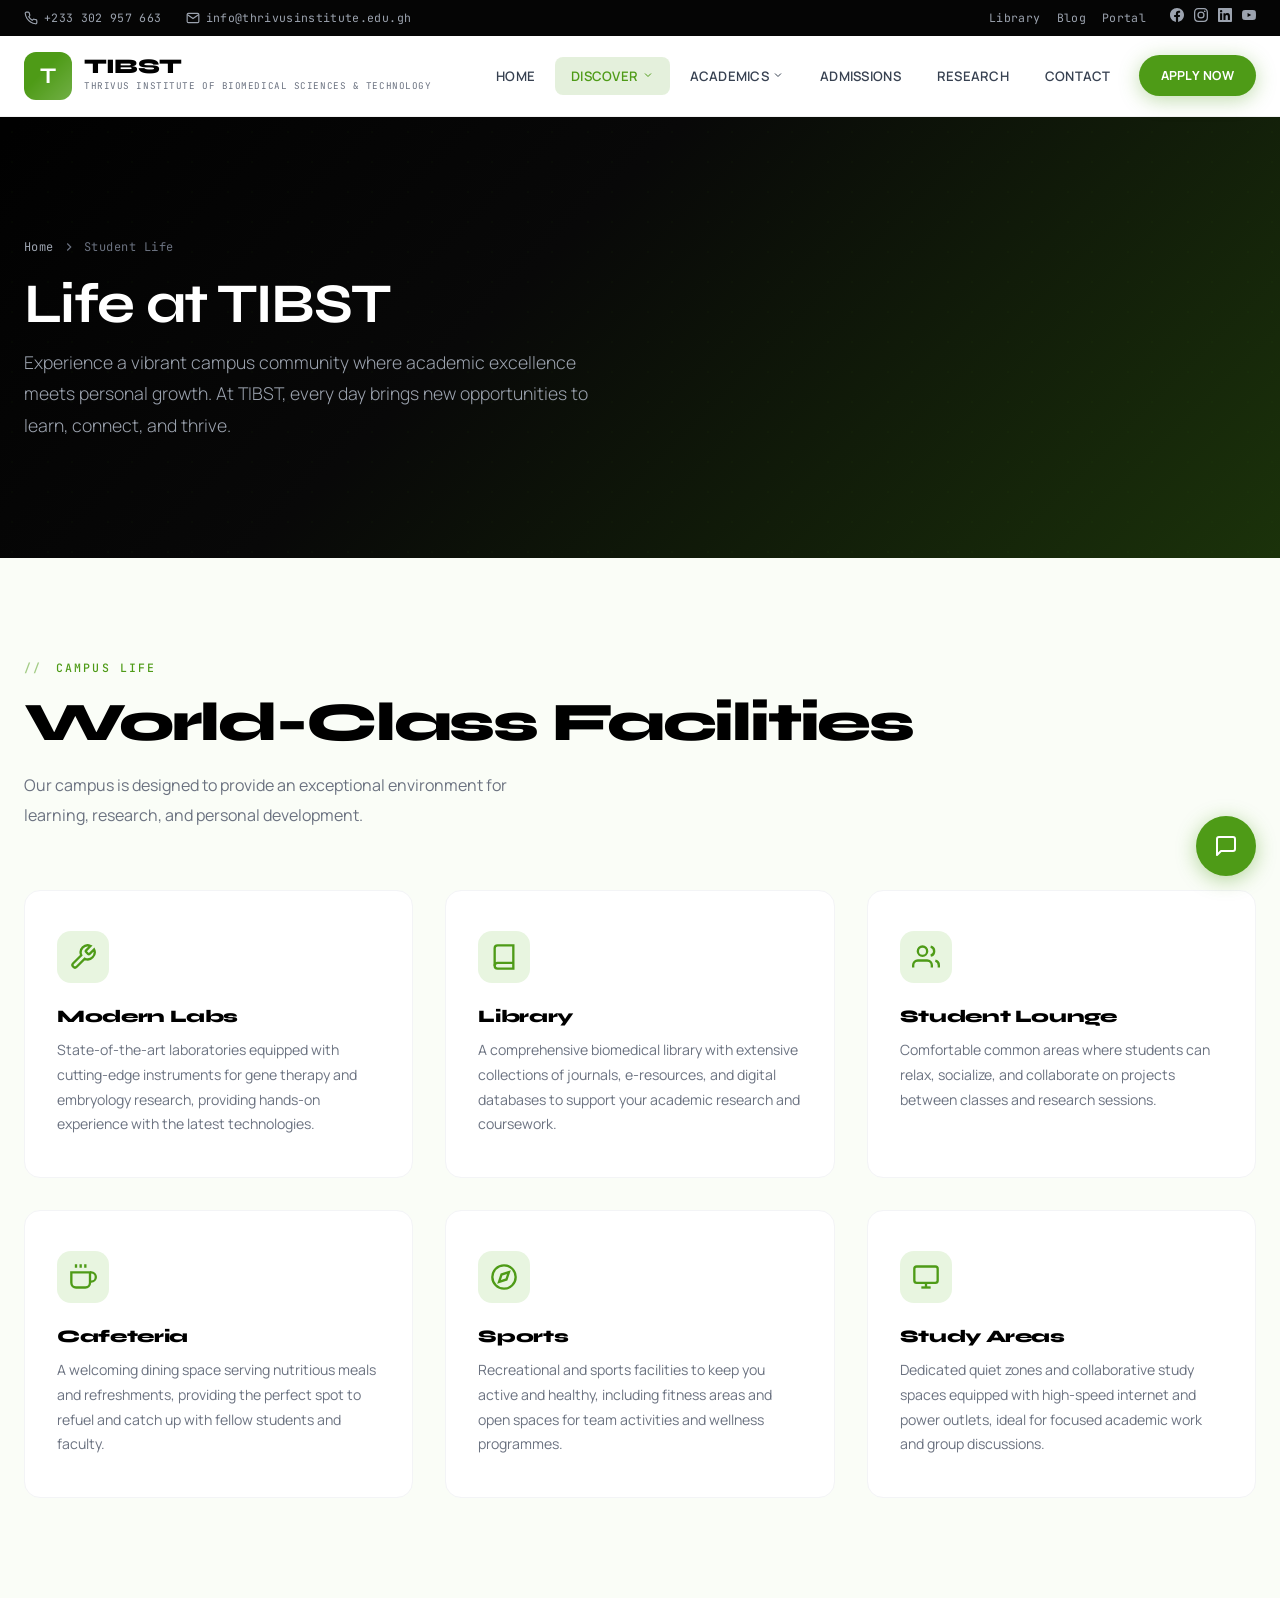
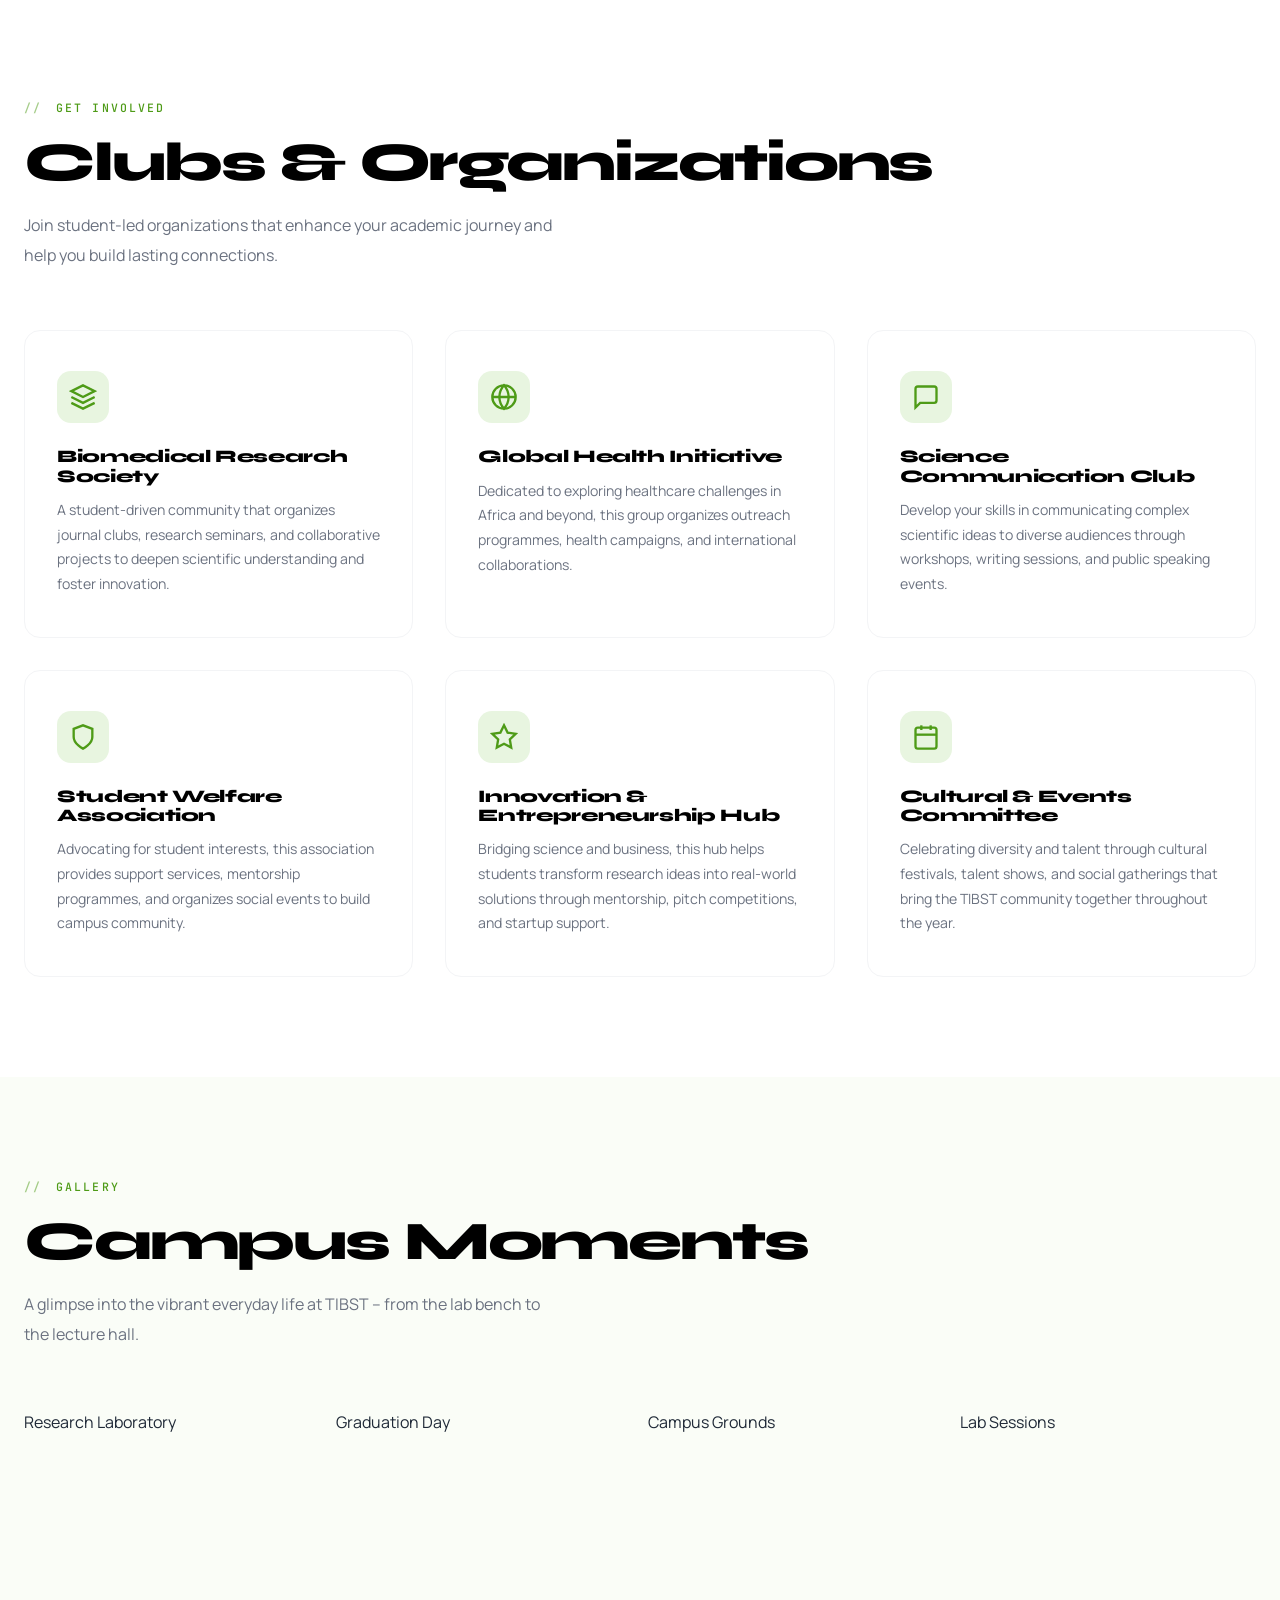
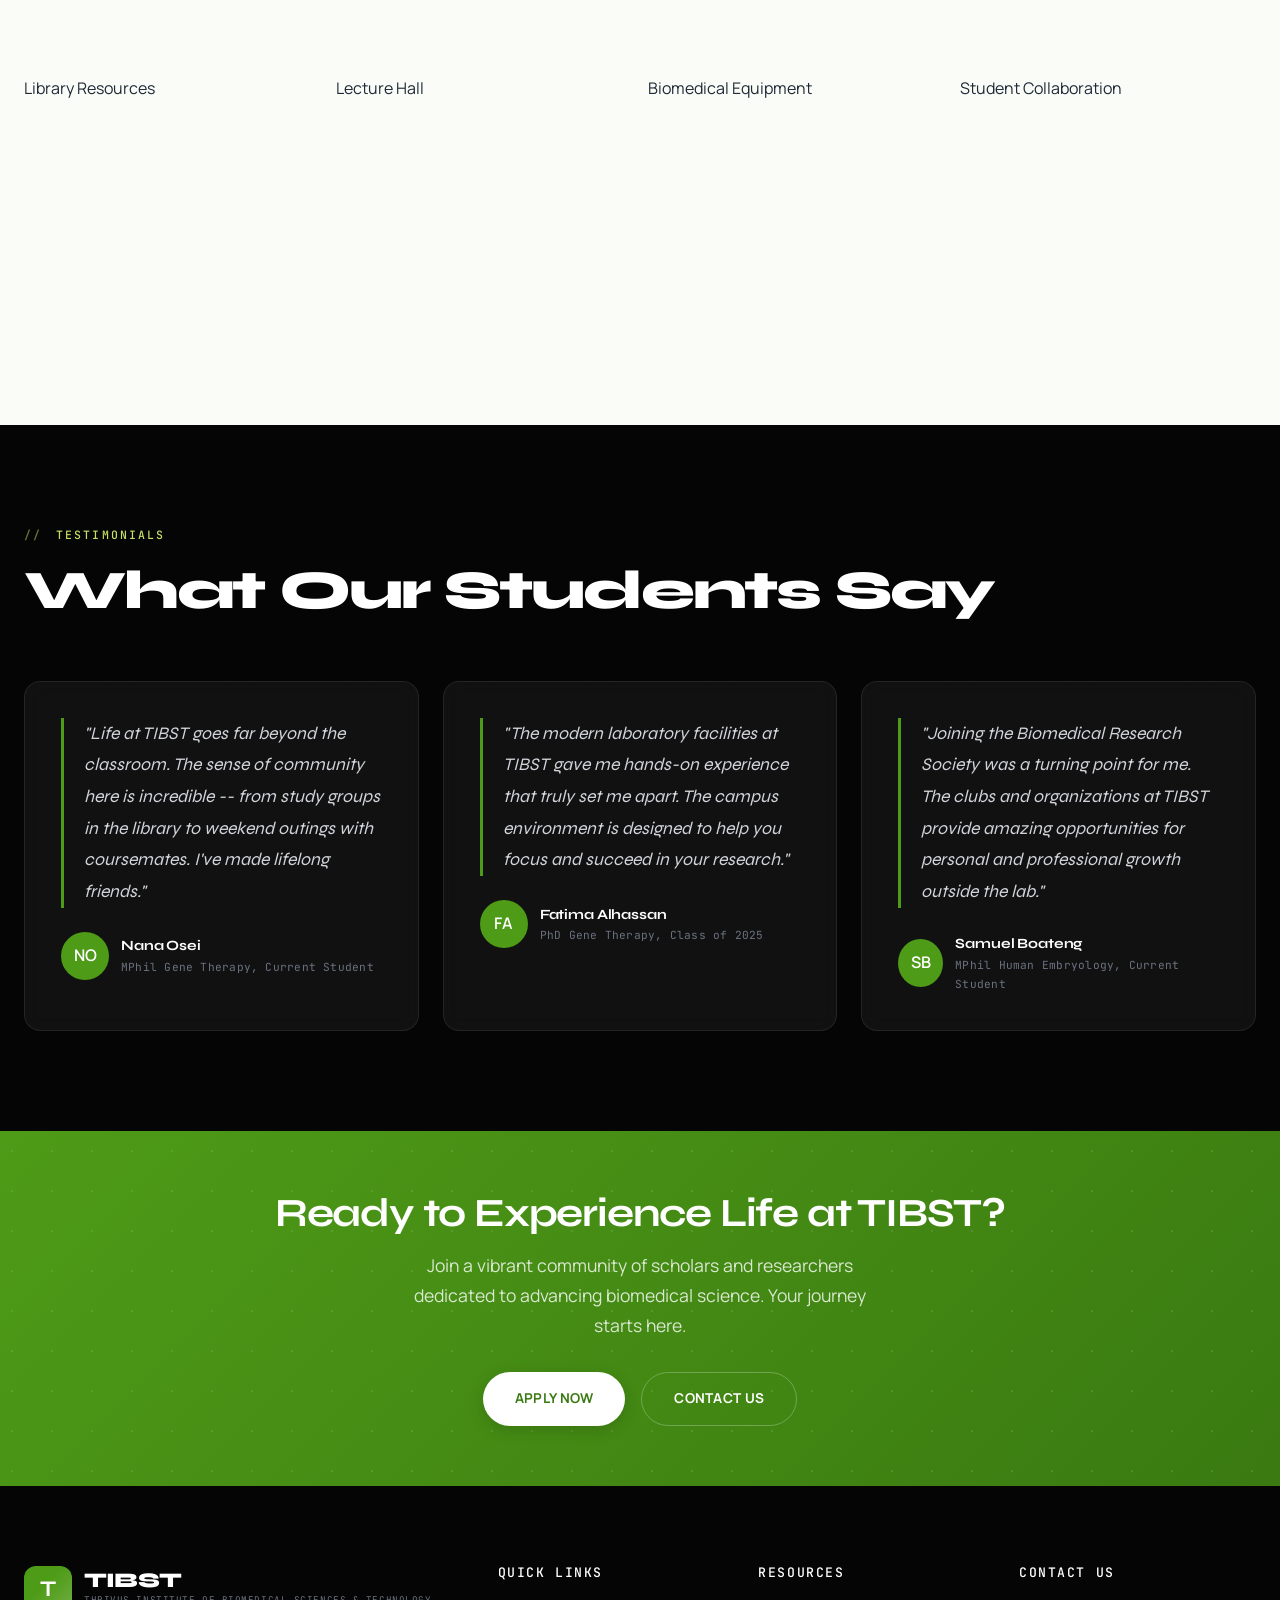
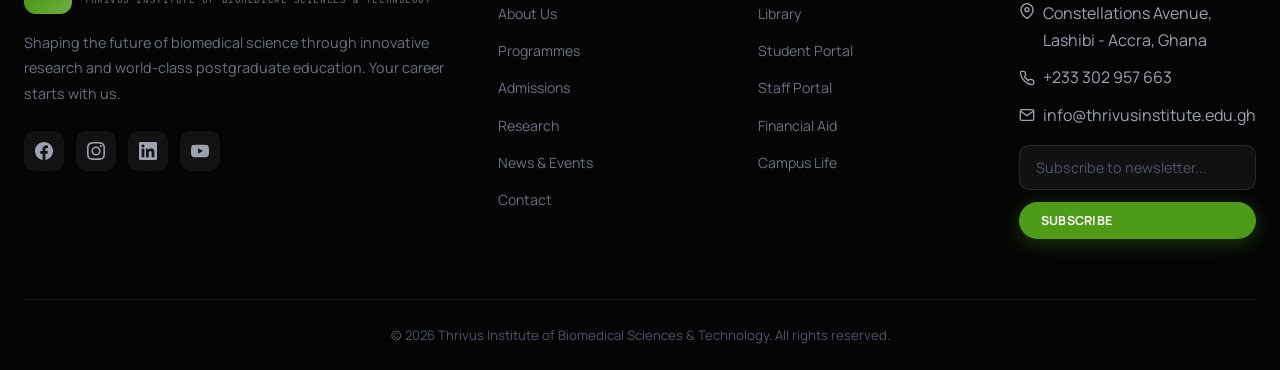
<file: student-life.html>
<!DOCTYPE html>
<html lang="en">
<head>
  <meta charset="UTF-8">
  <meta name="viewport" content="width=device-width, initial-scale=1.0">
  <title>Student Life - TIBST | Thrivus Institute of Biomedical Sciences & Technology</title>
  <meta name="description" content="Discover life at TIBST - modern labs, vibrant campus culture, clubs & organizations, and a supportive community for biomedical science students.">
  <link rel="stylesheet" href="css/styles.css">
  <link rel="icon" type="image/svg+xml" href="data:image/svg+xml,<svg xmlns='http://www.w3.org/2000/svg' viewBox='0 0 100 100'><rect fill='%234E9B17' rx='20' width='100' height='100'/><text x='50' y='68' font-size='50' text-anchor='middle' fill='white' font-family='serif' font-weight='bold'>T</text></svg>">
</head>
<body>

  <!-- TOP BAR -->
  <div class="top-bar">
    <div class="container" style="display:flex; justify-content:space-between; align-items:center; flex-wrap:wrap; gap:8px;">
      <div style="display:flex; gap:24px; align-items:center;">
        <a href="tel:+233302957663" style="display:flex; align-items:center; gap:6px;">
          <svg width="14" height="14" viewBox="0 0 24 24" fill="none" stroke="currentColor" stroke-width="2"><path d="M22 16.92v3a2 2 0 0 1-2.18 2 19.79 19.79 0 0 1-8.63-3.07 19.5 19.5 0 0 1-6-6 19.79 19.79 0 0 1-3.07-8.67A2 2 0 0 1 4.11 2h3a2 2 0 0 1 2 1.72c.127.96.361 1.903.7 2.81a2 2 0 0 1-.45 2.11L8.09 9.91a16 16 0 0 0 6 6l1.27-1.27a2 2 0 0 1 2.11-.45c.907.339 1.85.573 2.81.7A2 2 0 0 1 22 16.92z"></path></svg>
          +233 302 957 663
        </a>
        <a href="mailto:info@thrivusinstitute.edu.gh" style="display:flex; align-items:center; gap:6px;">
          <svg width="14" height="14" viewBox="0 0 24 24" fill="none" stroke="currentColor" stroke-width="2"><path d="M4 4h16c1.1 0 2 .9 2 2v12c0 1.1-.9 2-2 2H4c-1.1 0-2-.9-2-2V6c0-1.1.9-2 2-2z"></path><polyline points="22,6 12,13 2,6"></polyline></svg>
          info@thrivusinstitute.edu.gh
        </a>
      </div>
      <div style="display:flex; gap:16px; align-items:center;">
        <a href="library.html">Library</a>
        <a href="news-events.html">Blog</a>
        <a href="portal.html">Portal</a>
        <div style="display:flex; gap:10px; margin-left:8px;">
          <a href="https://facebook.com" target="_blank" aria-label="Facebook">
            <svg width="14" height="14" viewBox="0 0 24 24" fill="currentColor"><path d="M24 12.073c0-6.627-5.373-12-12-12s-12 5.373-12 12c0 5.99 4.388 10.954 10.125 11.854v-8.385H7.078v-3.47h3.047V9.43c0-3.007 1.792-4.669 4.533-4.669 1.312 0 2.686.235 2.686.235v2.953H15.83c-1.491 0-1.956.925-1.956 1.874v2.25h3.328l-.532 3.47h-2.796v8.385C19.612 23.027 24 18.062 24 12.073z"/></svg>
          </a>
          <a href="https://instagram.com" target="_blank" aria-label="Instagram">
            <svg width="14" height="14" viewBox="0 0 24 24" fill="currentColor"><path d="M12 2.163c3.204 0 3.584.012 4.85.07 3.252.148 4.771 1.691 4.919 4.919.058 1.265.069 1.645.069 4.849 0 3.205-.012 3.584-.069 4.849-.149 3.225-1.664 4.771-4.919 4.919-1.266.058-1.644.07-4.85.07-3.204 0-3.584-.012-4.849-.07-3.26-.149-4.771-1.699-4.919-4.92-.058-1.265-.07-1.644-.07-4.849 0-3.204.013-3.583.07-4.849.149-3.227 1.664-4.771 4.919-4.919 1.266-.057 1.645-.069 4.849-.069zM12 0C8.741 0 8.333.014 7.053.072 2.695.272.273 2.69.073 7.052.014 8.333 0 8.741 0 12c0 3.259.014 3.668.072 4.948.2 4.358 2.618 6.78 6.98 6.98C8.333 23.986 8.741 24 12 24c3.259 0 3.668-.014 4.948-.072 4.354-.2 6.782-2.618 6.979-6.98.059-1.28.073-1.689.073-4.948 0-3.259-.014-3.667-.072-4.947-.196-4.354-2.617-6.78-6.979-6.98C15.668.014 15.259 0 12 0zm0 5.838a6.162 6.162 0 100 12.324 6.162 6.162 0 000-12.324zM12 16a4 4 0 110-8 4 4 0 010 8zm6.406-11.845a1.44 1.44 0 100 2.881 1.44 1.44 0 000-2.881z"/></svg>
          </a>
          <a href="https://linkedin.com" target="_blank" aria-label="LinkedIn">
            <svg width="14" height="14" viewBox="0 0 24 24" fill="currentColor"><path d="M20.447 20.452h-3.554v-5.569c0-1.328-.027-3.037-1.852-3.037-1.853 0-2.136 1.445-2.136 2.939v5.667H9.351V9h3.414v1.561h.046c.477-.9 1.637-1.85 3.37-1.85 3.601 0 4.267 2.37 4.267 5.455v6.286zM5.337 7.433a2.062 2.062 0 01-2.063-2.065 2.064 2.064 0 112.063 2.065zm1.782 13.019H3.555V9h3.564v11.452zM22.225 0H1.771C.792 0 0 .774 0 1.729v20.542C0 23.227.792 24 1.771 24h20.451C23.2 24 24 23.227 24 22.271V1.729C24 .774 23.2 0 22.222 0h.003z"/></svg>
          </a>
          <a href="https://youtube.com" target="_blank" aria-label="YouTube">
            <svg width="14" height="14" viewBox="0 0 24 24" fill="currentColor"><path d="M23.498 6.186a3.016 3.016 0 0 0-2.122-2.136C19.505 3.545 12 3.545 12 3.545s-7.505 0-9.377.505A3.017 3.017 0 0 0 .502 6.186C0 8.07 0 12 0 12s0 3.93.502 5.814a3.016 3.016 0 0 0 2.122 2.136c1.871.505 9.376.505 9.376.505s7.505 0 9.377-.505a3.015 3.015 0 0 0 2.122-2.136C24 15.93 24 12 24 12s0-3.93-.502-5.814zM9.545 15.568V8.432L15.818 12l-6.273 3.568z"/></svg>
          </a>
        </div>
      </div>
    </div>
  </div>

  <!-- HEADER -->
  <header class="main-header" id="main-header">
    <div class="nav-container">
      <a href="index.html" class="logo">
        <div class="logo-icon">T</div>
        <div class="logo-text">
          <span class="logo-name">TIBST</span>
          <span class="logo-full">Thrivus Institute of Biomedical Sciences & Technology</span>
        </div>
      </a>

      <nav>
        <ul class="nav-menu" id="nav-menu">
          <li><a href="index.html" class="nav-link">Home</a></li>
          <li class="dropdown">
            <a href="about.html" class="nav-link active">Discover <svg width="12" height="12" viewBox="0 0 24 24" fill="none" stroke="currentColor" stroke-width="2"><polyline points="6 9 12 15 18 9"></polyline></svg></a>
            <ul class="dropdown-menu">
              <li><a href="about.html#mission">Mission & Vision</a></li>
              <li><a href="about.html#governing-council">Governing Council</a></li>
              <li><a href="about.html#executive-team">Executive Team</a></li>
              <li><a href="about.html#academic-staff">Academic Staff</a></li>
              <li><a href="about.html#administration">Administration</a></li>
              <li><a href="student-life.html">Life at TIBST</a></li>
            </ul>
          </li>
          <li class="dropdown">
            <a href="academics.html" class="nav-link">Academics <svg width="12" height="12" viewBox="0 0 24 24" fill="none" stroke="currentColor" stroke-width="2"><polyline points="6 9 12 15 18 9"></polyline></svg></a>
            <ul class="dropdown-menu">
              <li><a href="academics.html#postgraduate">Postgraduate Degrees</a></li>
              <li><a href="academics.html#certificate">Certificate Programmes</a></li>
            </ul>
          </li>
          <li><a href="admissions.html" class="nav-link">Admissions</a></li>
          <li><a href="research.html" class="nav-link">Research</a></li>
          <li><a href="contact.html" class="nav-link">Contact</a></li>
          <li><a href="admissions.html" class="btn btn-primary btn-sm" style="margin-left:8px;">Apply Now</a></li>
        </ul>
      </nav>

      <button class="hamburger" id="hamburger" onclick="toggleMobileNav()" aria-label="Toggle menu">
        <span></span><span></span><span></span>
      </button>
    </div>
  </header>

  <!-- PAGE HERO -->
  <section class="page-hero">
    <div class="hero-bg" style="background-image: url('https://images.unsplash.com/photo-1523050854058-8df90110c9f1?w=1920&q=80');"></div>
    <div class="hero-overlay"></div>
    <div class="hero-pattern"></div>
    <div class="hero-content">
      <div class="breadcrumb">
        <a href="index.html">Home</a>
        <svg width="14" height="14" viewBox="0 0 24 24" fill="none" stroke="currentColor" stroke-width="2"><polyline points="9 18 15 12 9 6"></polyline></svg>
        <span>Student Life</span>
      </div>
      <h1>Life at <span class="highlight">TIBST</span></h1>
      <p class="hero-subtitle">Experience a vibrant campus community where academic excellence meets personal growth. At TIBST, every day brings new opportunities to learn, connect, and thrive.</p>
    </div>
  </section>

  <!-- CAMPUS LIFE OVERVIEW -->
  <section class="section" style="background: var(--off-white);">
    <div class="container">
      <div class="section-header fade-up">
        <div class="section-label">Campus Life</div>
        <h2 class="section-title">World-Class Facilities</h2>
        <p class="section-subtitle">Our campus is designed to provide an exceptional environment for learning, research, and personal development.</p>
      </div>

      <div class="features-grid">
        <div class="feature-card fade-up">
          <div class="feature-icon">
            <svg width="28" height="28" viewBox="0 0 24 24" fill="none" stroke="currentColor" stroke-width="2"><path d="M14.7 6.3a1 1 0 0 0 0 1.4l1.6 1.6a1 1 0 0 0 1.4 0l3.77-3.77a6 6 0 0 1-7.94 7.94l-6.91 6.91a2.12 2.12 0 0 1-3-3l6.91-6.91a6 6 0 0 1 7.94-7.94l-3.76 3.76z"></path></svg>
          </div>
          <h3>Modern Labs</h3>
          <p>State-of-the-art laboratories equipped with cutting-edge instruments for gene therapy and embryology research, providing hands-on experience with the latest technologies.</p>
        </div>

        <div class="feature-card fade-up fade-up-delay-1">
          <div class="feature-icon">
            <svg width="28" height="28" viewBox="0 0 24 24" fill="none" stroke="currentColor" stroke-width="2"><path d="M4 19.5A2.5 2.5 0 0 1 6.5 17H20"></path><path d="M6.5 2H20v20H6.5A2.5 2.5 0 0 1 4 19.5v-15A2.5 2.5 0 0 1 6.5 2z"></path></svg>
          </div>
          <h3>Library</h3>
          <p>A comprehensive biomedical library with extensive collections of journals, e-resources, and digital databases to support your academic research and coursework.</p>
        </div>

        <div class="feature-card fade-up fade-up-delay-2">
          <div class="feature-icon">
            <svg width="28" height="28" viewBox="0 0 24 24" fill="none" stroke="currentColor" stroke-width="2"><path d="M17 21v-2a4 4 0 0 0-4-4H5a4 4 0 0 0-4 4v2"></path><circle cx="9" cy="7" r="4"></circle><path d="M23 21v-2a4 4 0 0 0-3-3.87"></path><path d="M16 3.13a4 4 0 0 1 0 7.75"></path></svg>
          </div>
          <h3>Student Lounge</h3>
          <p>Comfortable common areas where students can relax, socialize, and collaborate on projects between classes and research sessions.</p>
        </div>

        <div class="feature-card fade-up">
          <div class="feature-icon">
            <svg width="28" height="28" viewBox="0 0 24 24" fill="none" stroke="currentColor" stroke-width="2"><path d="M18 8h1a4 4 0 0 1 0 8h-1"></path><path d="M2 8h16v9a4 4 0 0 1-4 4H6a4 4 0 0 1-4-4V8z"></path><line x1="6" y1="1" x2="6" y2="4"></line><line x1="10" y1="1" x2="10" y2="4"></line><line x1="14" y1="1" x2="14" y2="4"></line></svg>
          </div>
          <h3>Cafeteria</h3>
          <p>A welcoming dining space serving nutritious meals and refreshments, providing the perfect spot to refuel and catch up with fellow students and faculty.</p>
        </div>

        <div class="feature-card fade-up fade-up-delay-1">
          <div class="feature-icon">
            <svg width="28" height="28" viewBox="0 0 24 24" fill="none" stroke="currentColor" stroke-width="2"><circle cx="12" cy="12" r="10"></circle><polygon points="16.24 7.76 14.12 14.12 7.76 16.24 9.88 9.88 16.24 7.76"></polygon></svg>
          </div>
          <h3>Sports</h3>
          <p>Recreational and sports facilities to keep you active and healthy, including fitness areas and open spaces for team activities and wellness programmes.</p>
        </div>

        <div class="feature-card fade-up fade-up-delay-2">
          <div class="feature-icon">
            <svg width="28" height="28" viewBox="0 0 24 24" fill="none" stroke="currentColor" stroke-width="2"><rect x="2" y="3" width="20" height="14" rx="2" ry="2"></rect><line x1="8" y1="21" x2="16" y2="21"></line><line x1="12" y1="17" x2="12" y2="21"></line></svg>
          </div>
          <h3>Study Areas</h3>
          <p>Dedicated quiet zones and collaborative study spaces equipped with high-speed internet and power outlets, ideal for focused academic work and group discussions.</p>
        </div>
      </div>
    </div>
  </section>

  <!-- CLUBS & ORGANIZATIONS -->
  <section class="section" style="background: var(--white);">
    <div class="container">
      <div class="section-header fade-up">
        <div class="section-label">Get Involved</div>
        <h2 class="section-title">Clubs & Organizations</h2>
        <p class="section-subtitle">Join student-led organizations that enhance your academic journey and help you build lasting connections.</p>
      </div>

      <div class="features-grid">
        <div class="feature-card fade-up">
          <div class="feature-icon">
            <svg width="28" height="28" viewBox="0 0 24 24" fill="none" stroke="currentColor" stroke-width="2"><path d="M12 2L2 7l10 5 10-5-10-5z"></path><path d="M2 17l10 5 10-5"></path><path d="M2 12l10 5 10-5"></path></svg>
          </div>
          <h3>Biomedical Research Society</h3>
          <p>A student-driven community that organizes journal clubs, research seminars, and collaborative projects to deepen scientific understanding and foster innovation.</p>
        </div>

        <div class="feature-card fade-up fade-up-delay-1">
          <div class="feature-icon">
            <svg width="28" height="28" viewBox="0 0 24 24" fill="none" stroke="currentColor" stroke-width="2"><circle cx="12" cy="12" r="10"></circle><line x1="2" y1="12" x2="22" y2="12"></line><path d="M12 2a15.3 15.3 0 0 1 4 10 15.3 15.3 0 0 1-4 10 15.3 15.3 0 0 1-4-10 15.3 15.3 0 0 1 4-10z"></path></svg>
          </div>
          <h3>Global Health Initiative</h3>
          <p>Dedicated to exploring healthcare challenges in Africa and beyond, this group organizes outreach programmes, health campaigns, and international collaborations.</p>
        </div>

        <div class="feature-card fade-up fade-up-delay-2">
          <div class="feature-icon">
            <svg width="28" height="28" viewBox="0 0 24 24" fill="none" stroke="currentColor" stroke-width="2"><path d="M21 15a2 2 0 0 1-2 2H7l-4 4V5a2 2 0 0 1 2-2h14a2 2 0 0 1 2 2z"></path></svg>
          </div>
          <h3>Science Communication Club</h3>
          <p>Develop your skills in communicating complex scientific ideas to diverse audiences through workshops, writing sessions, and public speaking events.</p>
        </div>

        <div class="feature-card fade-up">
          <div class="feature-icon">
            <svg width="28" height="28" viewBox="0 0 24 24" fill="none" stroke="currentColor" stroke-width="2"><path d="M12 22s8-4 8-10V5l-8-3-8 3v7c0 6 8 10 8 10z"></path></svg>
          </div>
          <h3>Student Welfare Association</h3>
          <p>Advocating for student interests, this association provides support services, mentorship programmes, and organizes social events to build campus community.</p>
        </div>

        <div class="feature-card fade-up fade-up-delay-1">
          <div class="feature-icon">
            <svg width="28" height="28" viewBox="0 0 24 24" fill="none" stroke="currentColor" stroke-width="2"><polygon points="12 2 15.09 8.26 22 9.27 17 14.14 18.18 21.02 12 17.77 5.82 21.02 7 14.14 2 9.27 8.91 8.26 12 2"></polygon></svg>
          </div>
          <h3>Innovation & Entrepreneurship Hub</h3>
          <p>Bridging science and business, this hub helps students transform research ideas into real-world solutions through mentorship, pitch competitions, and startup support.</p>
        </div>

        <div class="feature-card fade-up fade-up-delay-2">
          <div class="feature-icon">
            <svg width="28" height="28" viewBox="0 0 24 24" fill="none" stroke="currentColor" stroke-width="2"><rect x="3" y="4" width="18" height="18" rx="2" ry="2"></rect><line x1="16" y1="2" x2="16" y2="6"></line><line x1="8" y1="2" x2="8" y2="6"></line><line x1="3" y1="10" x2="21" y2="10"></line></svg>
          </div>
          <h3>Cultural & Events Committee</h3>
          <p>Celebrating diversity and talent through cultural festivals, talent shows, and social gatherings that bring the TIBST community together throughout the year.</p>
        </div>
      </div>
    </div>
  </section>

  <!-- PHOTO GALLERY -->
  <section class="section" style="background: var(--off-white);">
    <div class="container">
      <div class="section-header fade-up">
        <div class="section-label">Gallery</div>
        <h2 class="section-title">Campus Moments</h2>
        <p class="section-subtitle">A glimpse into the vibrant everyday life at TIBST -- from the lab bench to the lecture hall.</p>
      </div>

      <div class="gallery-grid fade-up">
        <div class="gallery-item" style="background-image: url('https://images.unsplash.com/photo-1532094349884-543bc11b234d?w=800&q=80');">
          <div class="gallery-item-overlay">
            <span>Research Laboratory</span>
          </div>
        </div>
        <div class="gallery-item" style="background-image: url('https://images.unsplash.com/photo-1541339907198-e08756dedf3f?w=800&q=80');">
          <div class="gallery-item-overlay">
            <span>Graduation Day</span>
          </div>
        </div>
        <div class="gallery-item" style="background-image: url('https://images.unsplash.com/photo-1562774053-701939374585?w=800&q=80');">
          <div class="gallery-item-overlay">
            <span>Campus Grounds</span>
          </div>
        </div>
        <div class="gallery-item" style="background-image: url('https://images.unsplash.com/photo-1579154204601-01588f351e67?w=800&q=80');">
          <div class="gallery-item-overlay">
            <span>Lab Sessions</span>
          </div>
        </div>
        <div class="gallery-item" style="background-image: url('https://images.unsplash.com/photo-1497633762265-9d179a990aa6?w=800&q=80');">
          <div class="gallery-item-overlay">
            <span>Library Resources</span>
          </div>
        </div>
        <div class="gallery-item" style="background-image: url('https://images.unsplash.com/photo-1524178232363-1fb2b075b655?w=800&q=80');">
          <div class="gallery-item-overlay">
            <span>Lecture Hall</span>
          </div>
        </div>
        <div class="gallery-item" style="background-image: url('https://images.unsplash.com/photo-1581093458791-9f3c3900df4b?w=800&q=80');">
          <div class="gallery-item-overlay">
            <span>Biomedical Equipment</span>
          </div>
        </div>
        <div class="gallery-item" style="background-image: url('https://images.unsplash.com/photo-1523240795612-9a054b0db644?w=800&q=80');">
          <div class="gallery-item-overlay">
            <span>Student Collaboration</span>
          </div>
        </div>
      </div>
    </div>
  </section>

  <!-- STUDENT TESTIMONIALS -->
  <section class="testimonials-section section">
    <div class="hero-pattern"></div>
    <div class="container" style="position:relative; z-index:1;">
      <div class="section-header fade-up">
        <div class="section-label" style="color: var(--accent);">Testimonials</div>
        <h2 class="section-title" style="color: var(--white);">What Our Students Say</h2>
      </div>

      <div class="testimonial-grid">
        <div class="testimonial-card fade-up">
          <div class="testimonial-quote">"Life at TIBST goes far beyond the classroom. The sense of community here is incredible -- from study groups in the library to weekend outings with coursemates. I've made lifelong friends."</div>
          <div class="testimonial-author">
            <div class="testimonial-avatar">NO</div>
            <div>
              <div class="testimonial-name">Nana Osei</div>
              <div class="testimonial-role">MPhil Gene Therapy, Current Student</div>
            </div>
          </div>
        </div>

        <div class="testimonial-card fade-up fade-up-delay-1">
          <div class="testimonial-quote">"The modern laboratory facilities at TIBST gave me hands-on experience that truly set me apart. The campus environment is designed to help you focus and succeed in your research."</div>
          <div class="testimonial-author">
            <div class="testimonial-avatar">FA</div>
            <div>
              <div class="testimonial-name">Fatima Alhassan</div>
              <div class="testimonial-role">PhD Gene Therapy, Class of 2025</div>
            </div>
          </div>
        </div>

        <div class="testimonial-card fade-up fade-up-delay-2">
          <div class="testimonial-quote">"Joining the Biomedical Research Society was a turning point for me. The clubs and organizations at TIBST provide amazing opportunities for personal and professional growth outside the lab."</div>
          <div class="testimonial-author">
            <div class="testimonial-avatar">SB</div>
            <div>
              <div class="testimonial-name">Samuel Boateng</div>
              <div class="testimonial-role">MPhil Human Embryology, Current Student</div>
            </div>
          </div>
        </div>
      </div>
    </div>
  </section>

  <!-- CTA -->
  <section class="cta-section section-sm">
    <div class="container">
      <div class="cta-content fade-up">
        <h2>Ready to Experience Life at TIBST?</h2>
        <p>Join a vibrant community of scholars and researchers dedicated to advancing biomedical science. Your journey starts here.</p>
        <div style="display:flex; gap:16px; justify-content:center; flex-wrap:wrap;">
          <a href="admissions.html" class="btn btn-white">Apply Now</a>
          <a href="contact.html" class="btn btn-outline">Contact Us</a>
        </div>
      </div>
    </div>
  </section>

  <!-- FOOTER -->
  <footer class="footer">
    <div class="container">
      <div class="footer-grid">
        <div class="footer-brand">
          <div class="logo" style="margin-bottom:8px;">
            <div class="logo-icon">T</div>
            <div class="logo-text">
              <span class="logo-name" style="color:white;">TIBST</span>
              <span class="logo-full">Thrivus Institute of Biomedical Sciences & Technology</span>
            </div>
          </div>
          <p>Shaping the future of biomedical science through innovative research and world-class postgraduate education. Your career starts with us.</p>
          <div class="footer-social">
            <a href="https://facebook.com" target="_blank" aria-label="Facebook"><svg width="18" height="18" viewBox="0 0 24 24" fill="currentColor"><path d="M24 12.073c0-6.627-5.373-12-12-12s-12 5.373-12 12c0 5.99 4.388 10.954 10.125 11.854v-8.385H7.078v-3.47h3.047V9.43c0-3.007 1.792-4.669 4.533-4.669 1.312 0 2.686.235 2.686.235v2.953H15.83c-1.491 0-1.956.925-1.956 1.874v2.25h3.328l-.532 3.47h-2.796v8.385C19.612 23.027 24 18.062 24 12.073z"/></svg></a>
            <a href="https://instagram.com" target="_blank" aria-label="Instagram"><svg width="18" height="18" viewBox="0 0 24 24" fill="currentColor"><path d="M12 2.163c3.204 0 3.584.012 4.85.07 3.252.148 4.771 1.691 4.919 4.919.058 1.265.069 1.645.069 4.849 0 3.205-.012 3.584-.069 4.849-.149 3.225-1.664 4.771-4.919 4.919-1.266.058-1.644.07-4.85.07-3.204 0-3.584-.012-4.849-.07-3.26-.149-4.771-1.699-4.919-4.92-.058-1.265-.07-1.644-.07-4.849 0-3.204.013-3.583.07-4.849.149-3.227 1.664-4.771 4.919-4.919 1.266-.057 1.645-.069 4.849-.069zM12 0C8.741 0 8.333.014 7.053.072 2.695.272.273 2.69.073 7.052.014 8.333 0 8.741 0 12c0 3.259.014 3.668.072 4.948.2 4.358 2.618 6.78 6.98 6.98C8.333 23.986 8.741 24 12 24c3.259 0 3.668-.014 4.948-.072 4.354-.2 6.782-2.618 6.979-6.98.059-1.28.073-1.689.073-4.948 0-3.259-.014-3.667-.072-4.947-.196-4.354-2.617-6.78-6.979-6.98C15.668.014 15.259 0 12 0zm0 5.838a6.162 6.162 0 100 12.324 6.162 6.162 0 000-12.324zM12 16a4 4 0 110-8 4 4 0 010 8zm6.406-11.845a1.44 1.44 0 100 2.881 1.44 1.44 0 000-2.881z"/></svg></a>
            <a href="https://linkedin.com" target="_blank" aria-label="LinkedIn"><svg width="18" height="18" viewBox="0 0 24 24" fill="currentColor"><path d="M20.447 20.452h-3.554v-5.569c0-1.328-.027-3.037-1.852-3.037-1.853 0-2.136 1.445-2.136 2.939v5.667H9.351V9h3.414v1.561h.046c.477-.9 1.637-1.85 3.37-1.85 3.601 0 4.267 2.37 4.267 5.455v6.286zM5.337 7.433a2.062 2.062 0 01-2.063-2.065 2.064 2.064 0 112.063 2.065zm1.782 13.019H3.555V9h3.564v11.452zM22.225 0H1.771C.792 0 0 .774 0 1.729v20.542C0 23.227.792 24 1.771 24h20.451C23.2 24 24 23.227 24 22.271V1.729C24 .774 23.2 0 22.222 0h.003z"/></svg></a>
            <a href="https://youtube.com" target="_blank" aria-label="YouTube"><svg width="18" height="18" viewBox="0 0 24 24" fill="currentColor"><path d="M23.498 6.186a3.016 3.016 0 0 0-2.122-2.136C19.505 3.545 12 3.545 12 3.545s-7.505 0-9.377.505A3.017 3.017 0 0 0 .502 6.186C0 8.07 0 12 0 12s0 3.93.502 5.814a3.016 3.016 0 0 0 2.122 2.136c1.871.505 9.376.505 9.376.505s7.505 0 9.377-.505a3.015 3.015 0 0 0 2.122-2.136C24 15.93 24 12 24 12s0-3.93-.502-5.814zM9.545 15.568V8.432L15.818 12l-6.273 3.568z"/></svg></a>
          </div>
        </div>

        <div>
          <h4>Quick Links</h4>
          <ul class="footer-links">
            <li><a href="about.html">About Us</a></li>
            <li><a href="academics.html">Programmes</a></li>
            <li><a href="admissions.html">Admissions</a></li>
            <li><a href="research.html">Research</a></li>
            <li><a href="news-events.html">News & Events</a></li>
            <li><a href="contact.html">Contact</a></li>
          </ul>
        </div>

        <div>
          <h4>Resources</h4>
          <ul class="footer-links">
            <li><a href="library.html">Library</a></li>
            <li><a href="portal.html">Student Portal</a></li>
            <li><a href="portal.html">Staff Portal</a></li>
            <li><a href="admissions.html#financial-aid">Financial Aid</a></li>
            <li><a href="student-life.html">Campus Life</a></li>
          </ul>
        </div>

        <div>
          <h4>Contact Us</h4>
          <ul class="footer-links">
            <li style="display:flex; gap:8px; align-items:flex-start;">
              <svg width="16" height="16" viewBox="0 0 24 24" fill="none" stroke="currentColor" stroke-width="2" style="flex-shrink:0; margin-top:3px;"><path d="M21 10c0 7-9 13-9 13s-9-6-9-13a9 9 0 0 1 18 0z"></path><circle cx="12" cy="10" r="3"></circle></svg>
              Constellations Avenue, Lashibi - Accra, Ghana
            </li>
            <li style="display:flex; gap:8px; align-items:center;">
              <svg width="16" height="16" viewBox="0 0 24 24" fill="none" stroke="currentColor" stroke-width="2" style="flex-shrink:0;"><path d="M22 16.92v3a2 2 0 0 1-2.18 2 19.79 19.79 0 0 1-8.63-3.07 19.5 19.5 0 0 1-6-6 19.79 19.79 0 0 1-3.07-8.67A2 2 0 0 1 4.11 2h3a2 2 0 0 1 2 1.72c.127.96.361 1.903.7 2.81a2 2 0 0 1-.45 2.11L8.09 9.91a16 16 0 0 0 6 6l1.27-1.27a2 2 0 0 1 2.11-.45c.907.339 1.85.573 2.81.7A2 2 0 0 1 22 16.92z"></path></svg>
              +233 302 957 663
            </li>
            <li style="display:flex; gap:8px; align-items:center;">
              <svg width="16" height="16" viewBox="0 0 24 24" fill="none" stroke="currentColor" stroke-width="2" style="flex-shrink:0;"><path d="M4 4h16c1.1 0 2 .9 2 2v12c0 1.1-.9 2-2 2H4c-1.1 0-2-.9-2-2V6c0-1.1.9-2 2-2z"></path><polyline points="22,6 12,13 2,6"></polyline></svg>
              info@thrivusinstitute.edu.gh
            </li>
          </ul>
          <div class="footer-newsletter" style="margin-top:16px;">
            <input type="email" placeholder="Subscribe to newsletter...">
            <button class="btn btn-primary btn-sm" style="width:100%;">Subscribe</button>
          </div>
        </div>
      </div>

      <div class="footer-bottom">
        &copy; 2026 Thrivus Institute of Biomedical Sciences & Technology. All rights reserved.
      </div>
    </div>
  </footer>

  <script src="js/main.js"></script>
  <script src="js/chatbot.js"></script>
</body>
</html>
</file>
<file: css/styles.css>
@import url('https://fonts.googleapis.com/css2?family=Syne:wght@400;500;600;700;800&family=Manrope:wght@300;400;500;600;700;800&family=JetBrains+Mono:wght@400;500;600&display=swap');

:root {
  --primary: #4E9B17;
  --primary-dark: #3A7A11;
  --primary-light: #E8F5E0;
  --primary-glow: rgba(78, 155, 23, 0.15);
  --accent: #C5E063;
  --secondary: #000000;
  --white: #ffffff;
  --off-white: #FAFDF7;
  --cream: #F5F2EB;
  --gray-50: #f9fafb;
  --gray-100: #f3f4f6;
  --gray-200: #e5e7eb;
  --gray-300: #d1d5db;
  --gray-400: #9ca3af;
  --gray-500: #6b7280;
  --gray-600: #4b5563;
  --gray-700: #374151;
  --gray-800: #1f2937;
  --gray-900: #111827;
  --dark: #050505;
  --font-display: 'Syne', system-ui, sans-serif;
  --font-body: 'Manrope', system-ui, sans-serif;
  --font-mono: 'JetBrains Mono', monospace;
}

*, *::before, *::after {
  margin: 0;
  padding: 0;
  box-sizing: border-box;
}

html {
  scroll-behavior: smooth;
  font-size: 16px;
}

body {
  font-family: var(--font-body);
  color: var(--gray-800);
  line-height: 1.7;
  background-color: var(--off-white);
  overflow-x: hidden;
}

h1, h2, h3, h4, h5, h6 {
  font-family: var(--font-display);
  line-height: 1.1;
  font-weight: 700;
  letter-spacing: -0.03em;
}

a {
  text-decoration: none;
  color: inherit;
  transition: color 0.3s ease;
}

img {
  max-width: 100%;
  height: auto;
}

/* ===== TOP BAR ===== */
.top-bar {
  background: var(--dark);
  color: var(--gray-400);
  font-family: var(--font-mono);
  font-size: 0.72rem;
  padding: 8px 0;
  letter-spacing: 0.03em;
}

.top-bar a {
  color: var(--gray-400);
  transition: color 0.3s;
}

.top-bar a:hover {
  color: var(--accent);
}

/* ===== HEADER / NAV ===== */
.main-header {
  background: var(--white);
  position: sticky;
  top: 0;
  z-index: 100;
  transition: box-shadow 0.3s ease;
  border-bottom: 1px solid rgba(0,0,0,0.05);
}

.main-header.scrolled {
  box-shadow: 0 4px 30px rgba(0,0,0,0.08);
}

.nav-container {
  max-width: 1280px;
  margin: 0 auto;
  padding: 0 24px;
  display: flex;
  align-items: center;
  justify-content: space-between;
  height: 80px;
}

.logo {
  display: flex;
  align-items: center;
  gap: 12px;
}

.logo-icon {
  width: 48px;
  height: 48px;
  background: var(--primary);
  border-radius: 12px;
  display: flex;
  align-items: center;
  justify-content: center;
  color: white;
  font-family: var(--font-display);
  font-size: 1.4rem;
  font-weight: 700;
  position: relative;
  overflow: hidden;
}

.logo-icon::after {
  content: '';
  position: absolute;
  width: 100%;
  height: 100%;
  background: linear-gradient(135deg, transparent 40%, rgba(255,255,255,0.2));
}

.logo-img {
  height: 48px;
  width: auto;
  object-fit: contain;
  border-radius: 8px;
  flex-shrink: 0;
}

.logo-text {
  display: flex;
  flex-direction: column;
}

.logo-name {
  font-family: var(--font-display);
  font-size: 1.3rem;
  font-weight: 800;
  color: var(--secondary);
  line-height: 1.1;
  letter-spacing: -0.04em;
}

.logo-full {
  font-family: var(--font-mono);
  font-size: 0.58rem;
  color: var(--gray-500);
  letter-spacing: 0.06em;
  text-transform: uppercase;
  font-weight: 400;
}

.nav-menu {
  display: flex;
  align-items: center;
  gap: 4px;
  list-style: none;
}

.nav-link {
  padding: 10px 16px;
  font-size: 0.82rem;
  font-weight: 600;
  color: var(--gray-700);
  border-radius: 8px;
  transition: all 0.3s ease;
  position: relative;
  letter-spacing: 0.02em;
  text-transform: uppercase;
}

.nav-link:hover,
.nav-link.active {
  color: var(--primary);
  background: var(--primary-glow);
}

/* Dropdown */
.dropdown {
  position: relative;
}

.dropdown-menu {
  position: absolute;
  top: 100%;
  left: 0;
  background: var(--white);
  border-radius: 12px;
  box-shadow: 0 10px 40px rgba(0,0,0,0.12);
  padding: 8px;
  min-width: 220px;
  opacity: 0;
  visibility: hidden;
  transform: translateY(8px);
  transition: all 0.3s ease;
  list-style: none;
  border: 1px solid rgba(0,0,0,0.05);
}

.dropdown:hover .dropdown-menu {
  opacity: 1;
  visibility: visible;
  transform: translateY(0);
}

.dropdown-menu a {
  display: block;
  padding: 10px 16px;
  font-size: 0.85rem;
  color: var(--gray-700);
  border-radius: 8px;
  transition: all 0.2s;
}

.dropdown-menu a:hover {
  background: var(--primary-light);
  color: var(--primary);
}

/* Hamburger */
.hamburger {
  display: none;
  flex-direction: column;
  gap: 5px;
  cursor: pointer;
  padding: 8px;
  background: none;
  border: none;
}

.hamburger span {
  display: block;
  width: 24px;
  height: 2px;
  background: var(--gray-800);
  transition: all 0.3s ease;
  border-radius: 2px;
}

.hamburger.open span:nth-child(1) {
  transform: rotate(45deg) translate(5px, 5px);
}

.hamburger.open span:nth-child(2) {
  opacity: 0;
}

.hamburger.open span:nth-child(3) {
  transform: rotate(-45deg) translate(5px, -5px);
}

/* ===== HERO ===== */
.hero {
  position: relative;
  min-height: 90vh;
  display: flex;
  align-items: center;
  overflow: hidden;
  background: var(--dark);
}

.hero-bg {
  position: absolute;
  inset: 0;
  background-size: cover;
  background-position: center;
  opacity: 0.4;
}

.hero-overlay {
  position: absolute;
  inset: 0;
  background: linear-gradient(
    135deg,
    rgba(0, 0, 0, 0.85) 0%,
    rgba(10, 10, 10, 0.6) 40%,
    rgba(78, 155, 23, 0.3) 100%
  );
}

/* DNA pattern overlay */
.hero-pattern {
  position: absolute;
  inset: 0;
  opacity: 0.05;
  background-image:
    radial-gradient(circle at 20% 50%, var(--primary) 1px, transparent 1px),
    radial-gradient(circle at 80% 50%, var(--primary) 1px, transparent 1px);
  background-size: 60px 30px;
  animation: patternDrift 20s linear infinite;
}

@keyframes patternDrift {
  0% { background-position: 0 0, 30px 15px; }
  100% { background-position: 60px 30px, 90px 45px; }
}

.hero-content {
  position: relative;
  z-index: 2;
  max-width: 1280px;
  margin: 0 auto;
  padding: 0 24px;
  width: 100%;
}

.hero-badge {
  display: inline-flex;
  align-items: center;
  gap: 8px;
  background: rgba(78, 155, 23, 0.15);
  border: 1px solid rgba(78, 155, 23, 0.3);
  color: var(--accent);
  padding: 8px 20px;
  border-radius: 100px;
  font-size: 0.8rem;
  font-weight: 600;
  letter-spacing: 0.05em;
  text-transform: uppercase;
  margin-bottom: 24px;
  backdrop-filter: blur(10px);
}

.hero-badge::before {
  content: '';
  width: 8px;
  height: 8px;
  background: var(--accent);
  border-radius: 50%;
  animation: pulse 2s ease-in-out infinite;
}

@keyframes pulse {
  0%, 100% { opacity: 1; transform: scale(1); }
  50% { opacity: 0.5; transform: scale(1.5); }
}

.hero h1 {
  font-size: clamp(2.5rem, 6vw, 4.5rem);
  color: var(--white);
  max-width: 800px;
  margin-bottom: 20px;
  font-weight: 700;
  letter-spacing: -0.02em;
}

.hero h1 .highlight {
  color: var(--accent);
  font-style: italic;
}

.hero-subtitle {
  font-size: 1.15rem;
  color: var(--gray-400);
  max-width: 560px;
  margin-bottom: 36px;
  line-height: 1.8;
  font-weight: 300;
}

.hero-actions {
  display: flex;
  gap: 16px;
  flex-wrap: wrap;
}

/* Hero scroll indicator */
.scroll-indicator {
  position: absolute;
  bottom: 40px;
  left: 50%;
  transform: translateX(-50%);
  z-index: 2;
  display: flex;
  flex-direction: column;
  align-items: center;
  gap: 8px;
  color: var(--gray-400);
  font-size: 0.75rem;
  letter-spacing: 0.1em;
  text-transform: uppercase;
}

.scroll-indicator::after {
  content: '';
  width: 1px;
  height: 40px;
  background: linear-gradient(to bottom, var(--gray-400), transparent);
  animation: scrollBounce 2s ease-in-out infinite;
}

@keyframes scrollBounce {
  0%, 100% { transform: scaleY(1); opacity: 1; }
  50% { transform: scaleY(0.5); opacity: 0.3; }
}

/* ===== PAGE HERO (smaller, for inner pages) ===== */
.page-hero {
  position: relative;
  padding: 120px 0 80px;
  background: var(--dark);
  overflow: hidden;
}

.page-hero .hero-pattern {
  opacity: 0.03;
}

.page-hero-content {
  position: relative;
  z-index: 2;
  max-width: 1280px;
  margin: 0 auto;
  padding: 0 24px;
}

.page-hero .breadcrumb {
  display: flex;
  align-items: center;
  gap: 8px;
  font-family: var(--font-mono);
  font-size: 0.75rem;
  color: var(--gray-500);
  margin-bottom: 16px;
  letter-spacing: 0.04em;
}

.page-hero .breadcrumb a {
  color: var(--gray-400);
}

.page-hero .breadcrumb a:hover {
  color: var(--accent);
}

.page-hero .breadcrumb .separator {
  color: var(--gray-600);
}

.page-hero h1 {
  font-size: clamp(2rem, 5vw, 3.5rem);
  color: var(--white);
  margin-bottom: 12px;
}

.page-hero p {
  color: var(--gray-400);
  font-size: 1.1rem;
  max-width: 600px;
}

/* ===== BUTTONS ===== */
.btn {
  display: inline-flex;
  align-items: center;
  gap: 10px;
  padding: 14px 32px;
  border-radius: 60px;
  font-family: var(--font-body);
  font-size: 0.85rem;
  font-weight: 700;
  cursor: pointer;
  transition: all 0.4s cubic-bezier(0.16, 1, 0.3, 1);
  border: none;
  letter-spacing: 0.02em;
  text-transform: uppercase;
}

.btn-primary {
  background: var(--primary);
  color: var(--white);
  box-shadow: 0 4px 20px rgba(78, 155, 23, 0.35);
}

.btn-primary:hover {
  background: var(--primary-dark);
  transform: translateY(-3px);
  box-shadow: 0 12px 32px rgba(78, 155, 23, 0.45);
}

.btn-outline {
  background: transparent;
  color: var(--white);
  border: 1.5px solid rgba(255,255,255,0.25);
}

.btn-outline:hover {
  border-color: var(--white);
  background: rgba(255,255,255,0.06);
  transform: translateY(-2px);
}

.btn-outline-dark {
  background: transparent;
  color: var(--primary);
  border: 1.5px solid var(--primary);
}

.btn-outline-dark:hover {
  background: var(--primary);
  color: var(--white);
  transform: translateY(-2px);
}

.btn-white {
  background: var(--white);
  color: var(--primary);
  font-weight: 800;
}

.btn-white:hover {
  background: var(--off-white);
  transform: translateY(-3px);
  box-shadow: 0 12px 32px rgba(0,0,0,0.15);
}

.btn-sm {
  padding: 10px 22px;
  font-size: 0.78rem;
}

/* ===== SECTIONS ===== */
.section {
  padding: 100px 0;
}

.section-sm {
  padding: 60px 0;
}

.container {
  max-width: 1280px;
  margin: 0 auto;
  padding: 0 24px;
}

.section-header {
  margin-bottom: 60px;
}

.section-label {
  font-family: var(--font-mono);
  font-size: 0.72rem;
  font-weight: 500;
  letter-spacing: 0.18em;
  text-transform: uppercase;
  color: var(--primary);
  margin-bottom: 16px;
  display: flex;
  align-items: center;
  gap: 14px;
}

.section-label::before {
  content: '//';
  font-weight: 600;
  opacity: 0.5;
}

.section-title {
  font-size: clamp(2rem, 5vw, 3.4rem);
  color: var(--secondary);
  margin-bottom: 18px;
  letter-spacing: -0.04em;
  font-weight: 800;
}

.section-subtitle {
  font-size: 1rem;
  color: var(--gray-500);
  max-width: 540px;
  line-height: 1.85;
  font-weight: 400;
}

/* ===== STATS ===== */
.stats-section {
  background: var(--white);
  border-top: 1px solid var(--gray-100);
  border-bottom: 1px solid var(--gray-100);
}

.stats-grid {
  display: grid;
  grid-template-columns: repeat(4, 1fr);
  gap: 40px;
}

.stat-item {
  text-align: center;
  padding: 40px 20px;
}

.stat-number {
  font-family: var(--font-display);
  font-size: 3.5rem;
  font-weight: 800;
  color: var(--primary);
  line-height: 1;
  margin-bottom: 8px;
  letter-spacing: -0.04em;
}

.stat-label {
  font-family: var(--font-mono);
  font-size: 0.75rem;
  color: var(--gray-500);
  font-weight: 400;
  text-transform: uppercase;
  letter-spacing: 0.1em;
}

/* ===== PROGRAM CARDS ===== */
.programs-grid {
  display: grid;
  grid-template-columns: repeat(auto-fill, minmax(340px, 1fr));
  gap: 24px;
}

.program-card {
  background: var(--white);
  border-radius: 16px;
  overflow: hidden;
  border: 1px solid var(--gray-100);
  transition: all 0.4s ease;
  position: relative;
}

.program-card:hover {
  transform: translateY(-6px);
  box-shadow: 0 20px 50px rgba(0,0,0,0.1);
  border-color: var(--primary-light);
}

.program-card-img {
  height: 200px;
  background-size: cover;
  background-position: center;
  position: relative;
}

.program-card-img::after {
  content: '';
  position: absolute;
  inset: 0;
  background: linear-gradient(to top, rgba(0,0,0,0.4), transparent);
}

.program-card-badge {
  position: absolute;
  top: 16px;
  left: 16px;
  background: var(--primary);
  color: white;
  padding: 5px 14px;
  border-radius: 100px;
  font-family: var(--font-mono);
  font-size: 0.68rem;
  font-weight: 600;
  letter-spacing: 0.06em;
  z-index: 1;
}

.program-card-body {
  padding: 28px;
}

.program-card-title {
  font-size: 1.3rem;
  margin-bottom: 10px;
  color: var(--secondary);
}

.program-card-desc {
  font-size: 0.9rem;
  color: var(--gray-500);
  margin-bottom: 20px;
  line-height: 1.7;
}

.program-card-meta {
  display: flex;
  gap: 20px;
  padding-top: 16px;
  border-top: 1px solid var(--gray-100);
}

.program-card-meta span {
  font-size: 0.8rem;
  color: var(--gray-500);
  display: flex;
  align-items: center;
  gap: 6px;
}

/* ===== FEATURES / WHY CHOOSE US ===== */
.features-grid {
  display: grid;
  grid-template-columns: repeat(3, 1fr);
  gap: 32px;
}

.feature-card {
  padding: 40px 32px;
  border-radius: 16px;
  background: var(--white);
  border: 1px solid var(--gray-100);
  transition: all 0.4s ease;
  position: relative;
  overflow: hidden;
}

.feature-card::before {
  content: '';
  position: absolute;
  top: 0;
  left: 0;
  width: 4px;
  height: 0;
  background: var(--primary);
  transition: height 0.4s ease;
}

.feature-card:hover::before {
  height: 100%;
}

.feature-card:hover {
  border-color: var(--primary-light);
  box-shadow: 0 10px 30px rgba(78,155,23,0.08);
}

.feature-icon {
  width: 52px;
  height: 52px;
  background: var(--primary-light);
  border-radius: 14px;
  display: flex;
  align-items: center;
  justify-content: center;
  font-size: 1.5rem;
  margin-bottom: 24px;
  color: var(--primary);
}

.feature-card h3 {
  font-size: 1.1rem;
  margin-bottom: 12px;
  color: var(--secondary);
  font-weight: 800;
  letter-spacing: -0.02em;
}

.feature-card p {
  font-size: 0.88rem;
  color: var(--gray-500);
  line-height: 1.75;
}

/* ===== NEWS CARDS ===== */
.news-grid {
  display: grid;
  grid-template-columns: repeat(3, 1fr);
  gap: 24px;
}

.news-card {
  background: var(--white);
  border-radius: 16px;
  overflow: hidden;
  border: 1px solid var(--gray-100);
  transition: all 0.3s ease;
}

.news-card:hover {
  transform: translateY(-4px);
  box-shadow: 0 15px 40px rgba(0,0,0,0.08);
}

.news-card-img {
  height: 200px;
  background-size: cover;
  background-position: center;
}

.news-card-body {
  padding: 24px;
}

.news-card-date {
  font-family: var(--font-mono);
  font-size: 0.7rem;
  color: var(--primary);
  font-weight: 500;
  text-transform: uppercase;
  letter-spacing: 0.08em;
  margin-bottom: 8px;
}

.news-card-title {
  font-size: 1.15rem;
  margin-bottom: 10px;
  color: var(--secondary);
  line-height: 1.3;
}

.news-card-excerpt {
  font-size: 0.88rem;
  color: var(--gray-500);
  line-height: 1.7;
}

/* ===== TESTIMONIALS ===== */
.testimonials-section {
  background: var(--dark);
  position: relative;
  overflow: hidden;
}

.testimonials-section .hero-pattern {
  opacity: 0.02;
}

.testimonial-grid {
  display: grid;
  grid-template-columns: repeat(3, 1fr);
  gap: 24px;
}

.testimonial-card {
  background: rgba(255,255,255,0.05);
  border: 1px solid rgba(255,255,255,0.08);
  border-radius: 16px;
  padding: 36px;
  backdrop-filter: blur(10px);
}

.testimonial-quote {
  font-family: var(--font-display);
  font-size: 1.1rem;
  color: var(--gray-300);
  font-style: italic;
  margin-bottom: 24px;
  line-height: 1.8;
  position: relative;
  padding-left: 20px;
  border-left: 3px solid var(--primary);
}

.testimonial-author {
  display: flex;
  align-items: center;
  gap: 12px;
}

.testimonial-avatar {
  width: 48px;
  height: 48px;
  border-radius: 50%;
  background: var(--primary);
  display: flex;
  align-items: center;
  justify-content: center;
  color: white;
  font-weight: 600;
  font-size: 1rem;
}

.testimonial-name {
  color: var(--white);
  font-weight: 700;
  font-size: 0.88rem;
  font-family: var(--font-display);
  letter-spacing: -0.01em;
}

.testimonial-role {
  color: var(--gray-500);
  font-family: var(--font-mono);
  font-size: 0.7rem;
  letter-spacing: 0.02em;
}

/* ===== CTA BANNER ===== */
.cta-section {
  background: linear-gradient(135deg, var(--primary) 0%, var(--primary-dark) 100%);
  position: relative;
  overflow: hidden;
}

.cta-section::before {
  content: '';
  position: absolute;
  inset: 0;
  background-image: radial-gradient(circle at 30% 50%, rgba(255,255,255,0.1) 1px, transparent 1px);
  background-size: 40px 40px;
}

.cta-content {
  position: relative;
  z-index: 1;
  text-align: center;
}

.cta-content h2 {
  color: var(--white);
  font-size: clamp(1.8rem, 4vw, 2.5rem);
  margin-bottom: 16px;
}

.cta-content p {
  color: rgba(255,255,255,0.8);
  font-size: 1.1rem;
  margin-bottom: 32px;
  max-width: 500px;
  margin-left: auto;
  margin-right: auto;
}

/* ===== FOOTER ===== */
.footer {
  background: var(--dark);
  color: var(--gray-400);
  padding: 80px 0 0;
}

.footer-grid {
  display: grid;
  grid-template-columns: 2fr 1fr 1fr 1fr;
  gap: 48px;
  padding-bottom: 60px;
  border-bottom: 1px solid rgba(255,255,255,0.08);
}

.footer-brand p {
  font-size: 0.9rem;
  line-height: 1.8;
  margin: 16px 0 24px;
  color: var(--gray-500);
}

.footer-social {
  display: flex;
  gap: 12px;
}

.footer-social a {
  width: 40px;
  height: 40px;
  border-radius: 10px;
  background: rgba(255,255,255,0.05);
  display: flex;
  align-items: center;
  justify-content: center;
  color: var(--gray-400);
  transition: all 0.3s;
  font-size: 1.1rem;
}

.footer-social a:hover {
  background: var(--primary);
  color: white;
}

.footer h4 {
  color: var(--white);
  font-size: 0.82rem;
  margin-bottom: 20px;
  font-family: var(--font-mono);
  font-weight: 500;
  letter-spacing: 0.12em;
  text-transform: uppercase;
}

.footer-links {
  list-style: none;
}

.footer-links li {
  margin-bottom: 10px;
}

.footer-links a {
  font-size: 0.88rem;
  color: var(--gray-500);
  transition: all 0.3s;
}

.footer-links a:hover {
  color: var(--accent);
  padding-left: 4px;
}

.footer-newsletter input {
  width: 100%;
  padding: 12px 16px;
  background: rgba(255,255,255,0.05);
  border: 1px solid rgba(255,255,255,0.1);
  border-radius: 10px;
  color: white;
  font-family: var(--font-body);
  font-size: 0.9rem;
  margin-bottom: 12px;
}

.footer-newsletter input::placeholder {
  color: var(--gray-600);
}

.footer-newsletter input:focus {
  outline: none;
  border-color: var(--primary);
}

.footer-bottom {
  padding: 24px 0;
  text-align: center;
  font-size: 0.82rem;
  color: var(--gray-600);
}

/* ===== TIMELINE ===== */
.timeline {
  position: relative;
  padding-left: 40px;
}

.timeline::before {
  content: '';
  position: absolute;
  left: 15px;
  top: 0;
  bottom: 0;
  width: 2px;
  background: var(--gray-200);
}

.timeline-item {
  position: relative;
  margin-bottom: 40px;
  padding: 24px;
  background: var(--white);
  border-radius: 12px;
  border: 1px solid var(--gray-100);
}

.timeline-item::before {
  content: '';
  position: absolute;
  left: -33px;
  top: 28px;
  width: 14px;
  height: 14px;
  background: var(--primary);
  border-radius: 50%;
  border: 3px solid var(--off-white);
}

.timeline-year {
  font-family: var(--font-display);
  font-size: 1.3rem;
  font-weight: 700;
  color: var(--primary);
  margin-bottom: 8px;
}

/* ===== TEAM GRID ===== */
.team-grid {
  display: grid;
  grid-template-columns: repeat(auto-fill, minmax(250px, 1fr));
  gap: 24px;
}

.team-card {
  text-align: center;
  padding: 32px 24px;
  background: var(--white);
  border-radius: 16px;
  border: 1px solid var(--gray-100);
  transition: all 0.3s ease;
}

.team-card:hover {
  box-shadow: 0 10px 30px rgba(0,0,0,0.08);
}

.team-card-img {
  width: 100px;
  height: 100px;
  border-radius: 50%;
  background: var(--primary-light);
  margin: 0 auto 20px;
  display: flex;
  align-items: center;
  justify-content: center;
  font-size: 2rem;
  color: var(--primary);
  overflow: hidden;
}

.team-card h3 {
  font-size: 1.1rem;
  margin-bottom: 4px;
}

.team-card .role {
  font-size: 0.85rem;
  color: var(--primary);
  font-weight: 500;
}

.team-card .bio {
  font-size: 0.85rem;
  color: var(--gray-500);
  margin-top: 12px;
  line-height: 1.6;
}

/* ===== ACCORDION ===== */
.accordion-item {
  background: var(--white);
  border: 1px solid var(--gray-100);
  border-radius: 12px;
  margin-bottom: 12px;
  overflow: hidden;
}

.accordion-header {
  padding: 20px 24px;
  display: flex;
  justify-content: space-between;
  align-items: center;
  cursor: pointer;
  font-weight: 600;
  color: var(--secondary);
  transition: background 0.3s;
}

.accordion-header:hover {
  background: var(--gray-50);
}

.accordion-icon {
  font-size: 1.2rem;
  transition: transform 0.3s;
  color: var(--primary);
}

.accordion-item.active .accordion-icon {
  transform: rotate(45deg);
}

.accordion-body {
  max-height: 0;
  overflow: hidden;
  transition: max-height 0.4s ease;
}

.accordion-body-inner {
  padding: 0 24px 20px;
  color: var(--gray-600);
  font-size: 0.9rem;
  line-height: 1.8;
}

.accordion-item.active .accordion-body {
  max-height: 500px;
}

/* ===== TABLES ===== */
.table-wrapper {
  overflow-x: auto;
  border-radius: 12px;
  border: 1px solid var(--gray-100);
}

.styled-table {
  width: 100%;
  border-collapse: collapse;
  font-size: 0.9rem;
}

.styled-table thead {
  background: var(--primary);
  color: white;
}

.styled-table th {
  padding: 16px 20px;
  text-align: left;
  font-weight: 600;
  font-size: 0.85rem;
  letter-spacing: 0.03em;
}

.styled-table td {
  padding: 14px 20px;
  border-bottom: 1px solid var(--gray-100);
}

.styled-table tbody tr:hover {
  background: var(--primary-light);
}

/* ===== FORMS ===== */
.form-group {
  margin-bottom: 20px;
}

.form-label {
  display: block;
  font-size: 0.85rem;
  font-weight: 600;
  color: var(--gray-700);
  margin-bottom: 8px;
}

.form-input {
  width: 100%;
  padding: 14px 18px;
  border: 1px solid var(--gray-200);
  border-radius: 10px;
  font-family: var(--font-body);
  font-size: 0.9rem;
  color: var(--gray-800);
  transition: all 0.3s ease;
  background: var(--white);
}

.form-input:focus {
  outline: none;
  border-color: var(--primary);
  box-shadow: 0 0 0 4px var(--primary-glow);
}

.form-input::placeholder {
  color: var(--gray-400);
}

textarea.form-input {
  resize: vertical;
  min-height: 120px;
}

/* ===== GALLERY ===== */
.gallery-grid {
  display: grid;
  grid-template-columns: repeat(auto-fill, minmax(280px, 1fr));
  gap: 16px;
}

.gallery-item {
  border-radius: 12px;
  overflow: hidden;
  position: relative;
  height: 250px;
  background-size: cover;
  background-position: center;
  cursor: pointer;
  transition: transform 0.3s;
}

.gallery-item:hover {
  transform: scale(1.02);
}

.gallery-item::after {
  content: '';
  position: absolute;
  inset: 0;
  background: linear-gradient(to top, rgba(0,0,0,0.5), transparent);
  opacity: 0;
  transition: opacity 0.3s;
}

.gallery-item:hover::after {
  opacity: 1;
}

/* ===== LOGIN CARDS ===== */
.login-card {
  background: var(--white);
  border-radius: 20px;
  padding: 48px 40px;
  border: 1px solid var(--gray-100);
  box-shadow: 0 10px 40px rgba(0,0,0,0.06);
  text-align: center;
  transition: all 0.3s;
}

.login-card:hover {
  transform: translateY(-4px);
  box-shadow: 0 20px 60px rgba(0,0,0,0.1);
}

.login-icon {
  width: 80px;
  height: 80px;
  border-radius: 20px;
  background: var(--primary-light);
  display: flex;
  align-items: center;
  justify-content: center;
  margin: 0 auto 24px;
  font-size: 2rem;
  color: var(--primary);
}

/* ===== CHATBOT ===== */
.chatbot-toggle {
  position: fixed;
  bottom: 24px;
  right: 24px;
  width: 60px;
  height: 60px;
  border-radius: 50%;
  background: var(--primary);
  color: white;
  border: none;
  cursor: pointer;
  box-shadow: 0 4px 20px rgba(78, 155, 23, 0.4);
  z-index: 1000;
  font-size: 1.5rem;
  transition: all 0.3s ease;
  display: flex;
  align-items: center;
  justify-content: center;
}

.chatbot-toggle:hover {
  transform: scale(1.1);
  box-shadow: 0 6px 30px rgba(78, 155, 23, 0.5);
}

.chatbot-toggle.active {
  background: var(--gray-700);
}

.chatbot-window {
  position: fixed;
  bottom: 96px;
  right: 24px;
  width: 380px;
  max-height: calc(100vh - 120px);
  max-height: calc(100dvh - 120px);
  background: var(--white);
  border-radius: 20px;
  box-shadow: 0 20px 60px rgba(0,0,0,0.2);
  z-index: 999;
  display: none;
  flex-direction: column;
  overflow: hidden;
  border: 1px solid var(--gray-100);
}

.chatbot-window.active {
  display: flex;
  animation: chatSlideUp 0.3s ease;
}

@keyframes chatSlideUp {
  from { opacity: 0; transform: translateY(20px); }
  to { opacity: 1; transform: translateY(0); }
}

.chatbot-header {
  background: var(--primary);
  color: white;
  padding: 20px 24px;
  display: flex;
  align-items: center;
  gap: 12px;
}

.chatbot-header-icon {
  width: 40px;
  height: 40px;
  background: rgba(255,255,255,0.2);
  border-radius: 50%;
  display: flex;
  align-items: center;
  justify-content: center;
  font-size: 1.2rem;
}

.chatbot-header-text h4 {
  font-family: var(--font-body);
  font-size: 0.95rem;
  font-weight: 600;
}

.chatbot-header-text span {
  font-size: 0.75rem;
  opacity: 0.8;
}

.chatbot-messages {
  flex: 1;
  overflow-y: auto;
  padding: 20px;
  display: flex;
  flex-direction: column;
  gap: 12px;
  min-height: 0;
}

.chat-message {
  max-width: 85%;
  padding: 12px 16px;
  border-radius: 16px;
  font-size: 0.88rem;
  line-height: 1.6;
  animation: msgFade 0.3s ease;
}

@keyframes msgFade {
  from { opacity: 0; transform: translateY(8px); }
  to { opacity: 1; transform: translateY(0); }
}

.chat-message.bot {
  background: var(--gray-50);
  color: var(--gray-700);
  align-self: flex-start;
  border-bottom-left-radius: 4px;
}

.chat-message.user {
  background: var(--primary);
  color: white;
  align-self: flex-end;
  border-bottom-right-radius: 4px;
}

.chat-message a {
  color: var(--primary);
  text-decoration: underline;
}

.chat-message.user a {
  color: var(--accent);
}

.chat-faq-buttons {
  display: flex;
  flex-wrap: wrap;
  gap: 8px;
  padding: 0 20px 16px;
  max-height: 140px;
  overflow-y: auto;
  flex-shrink: 0;
}

.faq-btn {
  padding: 8px 14px;
  background: var(--primary-light);
  color: var(--primary-dark);
  border: none;
  border-radius: 100px;
  font-size: 0.78rem;
  font-weight: 500;
  cursor: pointer;
  font-family: var(--font-body);
  transition: all 0.2s;
}

.faq-btn:hover {
  background: var(--primary);
  color: white;
}

.chatbot-input-area {
  padding: 16px 20px;
  border-top: 1px solid var(--gray-100);
  display: flex;
  gap: 8px;
}

.chatbot-input {
  flex: 1;
  padding: 10px 16px;
  border: 1px solid var(--gray-200);
  border-radius: 100px;
  font-size: 0.88rem;
  font-family: var(--font-body);
  outline: none;
}

.chatbot-input:focus {
  border-color: var(--primary);
}

.chatbot-send {
  width: 40px;
  height: 40px;
  border-radius: 50%;
  background: var(--primary);
  color: white;
  border: none;
  cursor: pointer;
  display: flex;
  align-items: center;
  justify-content: center;
  transition: background 0.3s;
}

.chatbot-send:hover {
  background: var(--primary-dark);
}

.chatbot-modes {
  display: flex;
  border-top: 1px solid var(--gray-100);
}

.chatbot-mode-btn {
  flex: 1;
  padding: 10px;
  background: none;
  border: none;
  font-size: 0.75rem;
  font-weight: 500;
  color: var(--gray-500);
  cursor: pointer;
  font-family: var(--font-body);
  transition: all 0.2s;
  border-top: 2px solid transparent;
}

.chatbot-mode-btn.active {
  color: var(--primary);
  border-top-color: var(--primary);
  background: var(--primary-light);
}

.chatbot-mode-btn:hover {
  background: var(--gray-50);
}

/* ===== HOMEPAGE V4 — HERO ===== */
.uni-hero {
  position: relative;
  min-height: 85vh;
  display: flex;
  align-items: center;
  overflow: hidden;
  background: #0a1a04;
}

/* Slider slides */
.hero-slide {
  position: absolute;
  inset: 0;
  opacity: 0;
  visibility: hidden;
  transition: opacity 1.2s ease, visibility 1.2s;
  z-index: 0;
  display: flex;
  align-items: center;
}

.hero-slide.active {
  opacity: 1;
  visibility: visible;
  position: relative;
  z-index: 1;
}

/* Background image */
.uni-hero-bg {
  position: absolute;
  inset: -2px;
  background-size: cover;
  background-position: center;
  background-repeat: no-repeat;
  z-index: 0;
}

/* Dark overlay */
.uni-hero-overlay {
  position: absolute;
  inset: 0;
  z-index: 1;
  background:
    linear-gradient(180deg, rgba(10,26,4,0.5) 0%, rgba(10,26,4,0.35) 40%, rgba(10,26,4,0.7) 100%),
    linear-gradient(90deg, rgba(10,26,4,0.55) 0%, transparent 70%);
}

/* Hero content */
.uni-hero-content {
  position: relative;
  z-index: 3;
  padding-top: 160px;
  padding-bottom: 100px;
  max-width: 720px;
}

/* Admissions tag */
.uni-hero-tag {
  display: inline-block;
  background: var(--primary);
  color: var(--white);
  font-family: var(--font-body);
  font-size: 0.78rem;
  font-weight: 700;
  letter-spacing: 0.06em;
  padding: 10px 24px;
  border-radius: 6px;
  margin-bottom: 28px;
  text-transform: uppercase;
}

/* Hero heading */
.uni-hero-h1 {
  margin-bottom: 24px;
}

.uni-hero-h1 span,
.uni-hero-h1 em {
  display: block;
  font-family: var(--font-display);
  font-size: clamp(2.6rem, 6vw, 4.5rem);
  font-weight: 800;
  color: var(--white);
  line-height: 1.05;
  letter-spacing: -0.04em;
}

.uni-hero-h1 em {
  font-style: italic;
  color: var(--accent);
}

/* Hero subtitle */
.uni-hero-sub {
  font-size: 1.1rem;
  color: rgba(255,255,255,0.8);
  max-width: 540px;
  margin-bottom: 36px;
  line-height: 1.8;
}

/* Hero buttons */
.uni-hero-btns {
  display: flex;
  gap: 14px;
  flex-wrap: wrap;
}

.btn-hero {
  padding: 16px 36px;
  font-size: 0.95rem;
  font-weight: 700;
  border-radius: 8px;
}

.btn-hero-outline {
  display: inline-flex;
  align-items: center;
  gap: 8px;
  padding: 16px 36px;
  border-radius: 8px;
  font-family: var(--font-body);
  font-size: 0.95rem;
  font-weight: 700;
  cursor: pointer;
  transition: all 0.3s ease;
  border: 2px solid rgba(255,255,255,0.5);
  background: transparent;
  color: var(--white);
}

.btn-hero-outline:hover {
  border-color: var(--white);
  background: rgba(255,255,255,0.1);
  transform: translateY(-2px);
}

/* Slider navigation */
.slider-prev,
.slider-next {
  position: absolute;
  top: 50%;
  transform: translateY(-50%);
  z-index: 10;
  width: 52px;
  height: 52px;
  border-radius: 50%;
  border: 2px solid rgba(255,255,255,0.3);
  background: rgba(0,0,0,0.25);
  backdrop-filter: blur(8px);
  -webkit-backdrop-filter: blur(8px);
  color: var(--white);
  cursor: pointer;
  display: flex;
  align-items: center;
  justify-content: center;
  transition: all 0.3s ease;
}

.slider-prev { left: 28px; }
.slider-next { right: 28px; }

.slider-prev:hover,
.slider-next:hover {
  border-color: var(--white);
  background: var(--primary);
  transform: translateY(-50%) scale(1.05);
}

/* Slider dots */
.slider-dots {
  position: absolute;
  bottom: 32px;
  left: 50%;
  transform: translateX(-50%);
  z-index: 10;
  display: flex;
  gap: 10px;
}

.slider-dot {
  width: 12px;
  height: 12px;
  border-radius: 50%;
  border: 2px solid rgba(255,255,255,0.4);
  background: transparent;
  cursor: pointer;
  transition: all 0.3s ease;
  padding: 0;
}

.slider-dot.active {
  background: var(--primary);
  border-color: var(--primary);
  transform: scale(1.2);
}

.slider-dot:hover:not(.active) {
  border-color: var(--white);
  background: rgba(255,255,255,0.2);
}

/* Hero entrance animations */
.hero-anim-1, .hero-anim-2, .hero-anim-3,
.hero-anim-4, .hero-anim-5 {
  opacity: 0;
  transform: translateY(30px);
  animation: heroReveal 0.8s cubic-bezier(0.16, 1, 0.3, 1) forwards;
}

.hero-anim-1 { animation-delay: 0.1s; }
.hero-anim-2 { animation-delay: 0.25s; }
.hero-anim-3 { animation-delay: 0.4s; }
.hero-anim-4 { animation-delay: 0.55s; }
.hero-anim-5 { animation-delay: 0.7s; }

@keyframes heroReveal {
  to { opacity: 1; transform: translateY(0); }
}

/* ===== QUICK LINKS BAR ===== */
.quick-bar {
  background: #0F2B06;
  position: relative;
  z-index: 5;
}

.quick-bar-grid {
  display: grid;
  grid-template-columns: repeat(5, 1fr);
}

.quick-bar-item {
  display: flex;
  align-items: center;
  gap: 14px;
  padding: 24px 20px;
  color: rgba(255,255,255,0.85);
  transition: all 0.3s ease;
  border-right: 1px solid rgba(255,255,255,0.08);
  position: relative;
}

.quick-bar-item:last-child { border-right: none; }

.quick-bar-item::after {
  content: '';
  position: absolute;
  bottom: 0;
  left: 0;
  width: 100%;
  height: 3px;
  background: var(--accent);
  transform: scaleX(0);
  transition: transform 0.3s ease;
}

.quick-bar-item:hover {
  background: rgba(255,255,255,0.05);
  color: var(--white);
}

.quick-bar-item:hover::after {
  transform: scaleX(1);
}

.quick-bar-icon {
  width: 44px;
  height: 44px;
  border-radius: 10px;
  background: rgba(78,155,23,0.2);
  display: flex;
  align-items: center;
  justify-content: center;
  color: var(--accent);
  flex-shrink: 0;
  transition: all 0.3s ease;
}

.quick-bar-item:hover .quick-bar-icon {
  background: var(--primary);
  color: var(--white);
}

.quick-bar-item strong {
  display: block;
  font-family: var(--font-display);
  font-size: 0.88rem;
  font-weight: 700;
  letter-spacing: -0.01em;
}

.quick-bar-item span {
  display: block;
  font-size: 0.72rem;
  color: rgba(255,255,255,0.45);
  margin-top: 2px;
}

/* ===== PROGRAMMES ===== */
.programmes-section {
  background: var(--off-white);
  position: relative;
}

/* ── Programme Cards v6 (image + green overlay) ── */
.prog-grid-v6 {
  display: grid;
  grid-template-columns: repeat(2, 1fr);
  gap: 28px;
}

.prog-card-v6 {
  position: relative;
  border-radius: 14px;
  overflow: hidden;
  cursor: pointer;
  transition: transform 0.4s cubic-bezier(0.4, 0, 0.2, 1), box-shadow 0.4s ease;
}

.prog-card-v6:hover {
  transform: translateY(-6px);
  box-shadow: 0 20px 50px rgba(0,0,0,0.15);
}

.prog-card-v6-img {
  width: 100%;
  aspect-ratio: 16 / 11;
  background-size: cover;
  background-position: center top;
  transition: transform 0.6s ease;
}

.prog-card-v6:hover .prog-card-v6-img {
  transform: scale(1.05);
}

.prog-card-v6-overlay {
  position: absolute;
  bottom: 0;
  left: 0;
  right: 0;
  background: var(--primary);
  padding: 22px 28px 26px;
  text-align: center;
}

.prog-card-v6-duration {
  display: block;
  font-family: var(--font-body);
  font-size: 0.75rem;
  font-weight: 600;
  letter-spacing: 0.12em;
  color: rgba(255,255,255,0.8);
  margin-bottom: 6px;
}

.prog-card-v6-title {
  font-family: var(--font-display);
  font-size: 1.3rem;
  font-weight: 800;
  color: var(--white);
  letter-spacing: -0.02em;
  line-height: 1.25;
  margin-bottom: 14px;
}

.prog-card-v6-link {
  display: inline-block;
  font-family: var(--font-body);
  font-size: 0.8rem;
  font-weight: 700;
  letter-spacing: 0.14em;
  color: var(--white);
  text-decoration: none;
  padding-bottom: 4px;
  border-bottom: 2px solid rgba(255,255,255,0.5);
  transition: border-color 0.3s ease;
}

.prog-card-v6-link:hover {
  color: var(--white);
  border-bottom-color: var(--white);
}

/* ===== FEATURES GRID ===== */
.features-grid-v4 {
  display: grid;
  grid-template-columns: repeat(3, 1fr);
  gap: 24px;
}

.feature-card-v4 {
  padding: 36px 30px;
  border-radius: 16px;
  background: var(--off-white);
  border: 1px solid var(--gray-100);
  transition: all 0.4s ease;
  position: relative;
}

.feature-card-v4::before {
  content: '';
  position: absolute;
  top: 0;
  left: 0;
  width: 100%;
  height: 4px;
  background: var(--primary);
  border-radius: 16px 16px 0 0;
  transform: scaleX(0);
  transform-origin: left;
  transition: transform 0.4s ease;
}

.feature-card-v4:hover::before { transform: scaleX(1); }

.feature-card-v4:hover {
  background: var(--white);
  box-shadow: 0 12px 40px rgba(0,0,0,0.08);
  transform: translateY(-4px);
  border-color: transparent;
}

.feature-card-v4-icon {
  width: 56px;
  height: 56px;
  border-radius: 14px;
  background: var(--primary-light);
  display: flex;
  align-items: center;
  justify-content: center;
  margin-bottom: 20px;
  color: var(--primary);
  transition: all 0.3s ease;
}

.feature-card-v4:hover .feature-card-v4-icon {
  background: var(--primary);
  color: var(--white);
  transform: scale(1.05);
}

.feature-card-v4 h3 {
  font-size: 1.1rem;
  color: var(--gray-900);
  margin-bottom: 10px;
  font-weight: 700;
}

.feature-card-v4 p {
  font-size: 0.88rem;
  color: var(--gray-500);
  line-height: 1.7;
}

/* ===== STATS BAND ===== */
.stats-band {
  position: relative;
  padding: 80px 0;
  overflow: hidden;
}

.stats-band-bg {
  position: absolute;
  inset: 0;
  background-size: cover;
  background-position: center;
  z-index: 0;
}

.stats-band-overlay {
  position: absolute;
  inset: 0;
  background: rgba(10,26,4,0.88);
  z-index: 1;
}

.stats-band-grid {
  display: grid;
  grid-template-columns: repeat(4, 1fr);
  gap: 40px;
  text-align: center;
}

.stats-band-item {
  position: relative;
}

.stats-band-item::after {
  content: '';
  position: absolute;
  right: -20px;
  top: 15%;
  height: 70%;
  width: 1px;
  background: rgba(255,255,255,0.15);
}

.stats-band-item:last-child::after { display: none; }

.stats-band-num {
  font-family: var(--font-display);
  font-size: 3.2rem;
  font-weight: 800;
  color: var(--accent);
  line-height: 1;
  margin-bottom: 10px;
  letter-spacing: -0.04em;
}

.stats-band-label {
  font-family: var(--font-body);
  font-size: 0.88rem;
  color: rgba(255,255,255,0.7);
  font-weight: 500;
  letter-spacing: 0.02em;
}

/* ===== TESTIMONIALS ===== */
.testimonials-section-v4 {
  background: var(--white);
  padding: 80px 0 60px;
  overflow: hidden;
}

.testimonial-marquee-track {
  overflow: hidden;
  margin-top: 20px;
  padding: 20px 0;
  -webkit-mask-image: linear-gradient(90deg, transparent 0%, black 6%, black 94%, transparent 100%);
  mask-image: linear-gradient(90deg, transparent 0%, black 6%, black 94%, transparent 100%);
}

.testimonial-marquee-inner {
  display: flex;
  gap: 24px;
  animation: marqueeScroll 35s linear infinite;
  width: max-content;
}

.testimonial-marquee-inner:hover {
  animation-play-state: paused;
}

@keyframes marqueeScroll {
  0% { transform: translateX(0); }
  100% { transform: translateX(-50%); }
}

.testimonial-card-v4 {
  flex-shrink: 0;
  width: 400px;
  background: var(--off-white);
  border: 1px solid var(--gray-100);
  border-radius: 16px;
  padding: 32px;
  transition: all 0.3s ease;
}

.testimonial-card-v4:hover {
  border-color: var(--primary-light);
  box-shadow: 0 8px 30px rgba(0,0,0,0.06);
}

.testimonial-card-v4-quote {
  font-family: var(--font-display);
  font-size: 3.5rem;
  color: var(--primary);
  line-height: 0.7;
  margin-bottom: 4px;
  opacity: 0.4;
  font-weight: 800;
}

.testimonial-card-v4-text {
  font-size: 0.92rem;
  color: var(--gray-600);
  line-height: 1.8;
  margin-bottom: 24px;
}

.testimonial-card-v4-author {
  display: flex;
  align-items: center;
  gap: 12px;
}

.testimonial-card-v4-avatar {
  width: 44px;
  height: 44px;
  border-radius: 50%;
  background: var(--primary);
  color: var(--white);
  font-family: var(--font-display);
  font-size: 0.78rem;
  font-weight: 700;
  display: flex;
  align-items: center;
  justify-content: center;
  flex-shrink: 0;
}

.testimonial-card-v4-author strong {
  display: block;
  font-family: var(--font-display);
  font-size: 0.88rem;
  font-weight: 700;
  color: var(--gray-900);
}

.testimonial-card-v4-author span {
  display: block;
  font-size: 0.75rem;
  color: var(--gray-400);
  margin-top: 2px;
}

/* ===== NEWS CARDS ===== */
.news-cards-v4 {
  display: grid;
  grid-template-columns: repeat(3, 1fr);
  gap: 28px;
}

.news-card-v4 {
  background: var(--white);
  border-radius: 16px;
  overflow: hidden;
  border: 1px solid var(--gray-100);
  transition: all 0.4s ease;
}

.news-card-v4:hover {
  transform: translateY(-6px);
  box-shadow: 0 16px 48px rgba(0,0,0,0.1);
  border-color: transparent;
}

.news-card-v4-img {
  height: 210px;
  background-size: cover;
  background-position: center;
  transition: transform 0.5s ease;
}

.news-card-v4:hover .news-card-v4-img {
  transform: scale(1.04);
}

.news-card-v4-body {
  padding: 24px;
}

.news-card-v4-date {
  display: flex;
  align-items: center;
  gap: 6px;
  font-size: 0.78rem;
  color: var(--gray-400);
  margin-bottom: 10px;
}

.news-card-v4-date svg {
  color: var(--primary);
}

.news-card-v4-title {
  font-family: var(--font-display);
  font-size: 1.15rem;
  font-weight: 700;
  color: var(--gray-900);
  margin-bottom: 10px;
  line-height: 1.3;
  letter-spacing: -0.02em;
}

.news-card-v4-excerpt {
  font-size: 0.85rem;
  color: var(--gray-500);
  line-height: 1.7;
  margin-bottom: 16px;
}

.news-card-v4-link {
  font-size: 0.82rem;
  font-weight: 700;
  color: var(--primary);
  transition: all 0.3s ease;
}

.news-card-v4-link:hover {
  color: var(--primary-dark);
}

/* ===== CTA BAND ===== */
.cta-band {
  background: linear-gradient(135deg, #0F2B06 0%, var(--primary-dark) 50%, var(--primary) 100%);
  position: relative;
  overflow: hidden;
  padding: 100px 0;
}

.cta-band-pattern {
  position: absolute;
  inset: 0;
  background-image:
    radial-gradient(circle at 20% 30%, rgba(255,255,255,0.04) 1px, transparent 1px),
    radial-gradient(circle at 80% 70%, rgba(255,255,255,0.03) 1px, transparent 1px);
  background-size: 50px 50px, 70px 70px;
}

.cta-band-content {
  text-align: center;
}

.cta-band-content h2 {
  font-family: var(--font-display);
  color: var(--white);
  font-size: clamp(2rem, 5vw, 3.5rem);
  margin-bottom: 20px;
  letter-spacing: -0.04em;
  font-weight: 800;
  line-height: 1.1;
}

.cta-band-content p {
  color: rgba(255,255,255,0.75);
  font-size: 1.05rem;
  margin-bottom: 36px;
  max-width: 520px;
  margin-left: auto;
  margin-right: auto;
  line-height: 1.8;
}

.cta-band-btns {
  display: flex;
  gap: 14px;
  justify-content: center;
  flex-wrap: wrap;
}

.btn-white {
  background: var(--white);
  color: var(--primary-dark);
  font-weight: 700;
  border: none;
  box-shadow: 0 4px 16px rgba(0,0,0,0.15);
}

.btn-white:hover {
  background: var(--off-white);
  transform: translateY(-2px);
  box-shadow: 0 8px 24px rgba(0,0,0,0.2);
}

.btn-outline-white {
  border: 2px solid rgba(255,255,255,0.4);
  background: transparent;
  color: var(--white);
  font-weight: 700;
}

.btn-outline-white:hover {
  border-color: var(--white);
  background: rgba(255,255,255,0.1);
  transform: translateY(-2px);
}

/* ===== HOMEPAGE RESPONSIVE ===== */
@media (max-width: 1024px) {
  .uni-hero-content { padding-top: 140px; }
  .uni-hero-h1 span,
  .uni-hero-h1 em { font-size: clamp(2.2rem, 5.5vw, 3.5rem); }

  .quick-bar-grid { grid-template-columns: repeat(3, 1fr); }
  .quick-bar-item:nth-child(4),
  .quick-bar-item:nth-child(5) { border-top: 1px solid rgba(255,255,255,0.08); }

  .prog-grid-v6 { grid-template-columns: repeat(2, 1fr); }

  .features-grid-v4 { grid-template-columns: repeat(2, 1fr); }
  .news-cards-v4 { grid-template-columns: repeat(2, 1fr); }
  .stats-band-grid { grid-template-columns: repeat(2, 1fr); gap: 32px; }
  .stats-band-item::after { display: none; }

  .slider-prev { left: 16px; }
  .slider-next { right: 16px; }
}

@media (max-width: 768px) {
  .uni-hero { min-height: 80vh; }
  .uni-hero-content { padding-top: 120px; padding-bottom: 80px; }
  .uni-hero-h1 span,
  .uni-hero-h1 em { font-size: clamp(1.8rem, 7vw, 2.8rem); }
  .uni-hero-sub { font-size: 0.95rem; }
  .uni-hero-btns { flex-direction: column; }
  .uni-hero-btns .btn { width: 100%; justify-content: center; text-align: center; }
  .btn-hero, .btn-hero-outline { padding: 14px 28px; font-size: 0.9rem; }
  .slider-dots { bottom: 20px; }
  .slider-prev, .slider-next { width: 42px; height: 42px; }
  .slider-prev { left: 12px; }
  .slider-next { right: 12px; }

  .quick-bar-grid { grid-template-columns: 1fr 1fr; }
  .quick-bar-item { border-right: none; border-bottom: 1px solid rgba(255,255,255,0.08); }
  .quick-bar-item:last-child { grid-column: 1 / -1; }

  .prog-grid-v6 { grid-template-columns: 1fr; }
  .prog-card-v6-title { font-size: 1.1rem; }
  .prog-card-v6-overlay { padding: 18px 20px 22px; }
  .features-grid-v4 { grid-template-columns: 1fr; }
  .news-cards-v4 { grid-template-columns: 1fr; }
  .stats-band-grid { grid-template-columns: repeat(2, 1fr); gap: 24px; }
  .stats-band-num { font-size: 2.6rem; }
  .stats-band { padding: 60px 0; }

  .testimonial-card-v4 { width: 320px; padding: 24px; }

  .cta-band { padding: 70px 0; }
  .cta-band-btns { flex-direction: column; align-items: center; }
  .cta-band-btns .btn { width: 100%; max-width: 300px; text-align: center; }
}

@media (max-width: 480px) {
  .uni-hero { min-height: 75vh; }
  .uni-hero-content { padding-top: 110px; padding-bottom: 70px; }
  .uni-hero-h1 span,
  .uni-hero-h1 em { font-size: 1.8rem; }
  .uni-hero-tag { font-size: 0.7rem; padding: 8px 18px; }
  .slider-prev { left: 8px; }
  .slider-next { right: 8px; }

  .quick-bar-grid { grid-template-columns: 1fr; }
  .quick-bar-item { border-right: none; }
  .quick-bar-item:last-child { grid-column: auto; }

  .stats-band-num { font-size: 2.2rem; }
  .stats-band-grid { gap: 20px; }
}
@media (max-width: 480px) {
  .hero-v3-line { font-size: 1.8rem; }
  .hero-v3-stats { border-radius: 14px; }
  .hero-v3-stat { padding: 18px 12px; }
  .hero-v3-stat-num { font-size: 1.6rem; }
  .hero-v3-stat-label { font-size: 0.6rem; }
  .hero-v3-stats-float { bottom: 60px; }
  .slider-prev { left: 8px; }
  .slider-next { right: 8px; }
  .slider-dots { bottom: 28px; }
  .prog-featured-title { font-size: 1.3rem; }
  .prog-featured-details { gap: 16px; }
  .prog-grid { gap: 16px; }
}
/* ===== SCROLL ANIMATIONS ===== */
.fade-up {
  opacity: 0;
  transform: translateY(30px);
  transition: opacity 0.7s ease, transform 0.7s ease;
}

.fade-up.visible {
  opacity: 1;
  transform: translateY(0);
}

.fade-up-delay-1 { transition-delay: 0.1s; }
.fade-up-delay-2 { transition-delay: 0.2s; }
.fade-up-delay-3 { transition-delay: 0.3s; }
.fade-up-delay-4 { transition-delay: 0.4s; }

/* ===== RESPONSIVE ===== */
@media (max-width: 1024px) {
  .features-grid,
  .testimonial-grid,
  .news-grid {
    grid-template-columns: repeat(2, 1fr);
  }

  .footer-grid {
    grid-template-columns: repeat(2, 1fr);
  }

  .stats-grid {
    grid-template-columns: repeat(2, 1fr);
  }
}

@media (max-width: 768px) {
  .hamburger { display: flex; }

  .nav-menu {
    display: none;
    position: fixed;
    top: 80px;
    left: 0;
    right: 0;
    bottom: 0;
    background: var(--white);
    flex-direction: column;
    padding: 24px;
    gap: 4px;
    overflow-y: auto;
    z-index: 99;
  }

  .nav-menu.active {
    display: flex;
  }

  .nav-link {
    padding: 14px 16px;
    font-size: 1rem;
    width: 100%;
  }

  .dropdown-menu {
    position: static;
    opacity: 1;
    visibility: visible;
    transform: none;
    box-shadow: none;
    border: none;
    padding-left: 16px;
    background: var(--gray-50);
    border-radius: 8px;
    margin-top: 4px;
  }

  .hero { min-height: 80vh; }
  .hero h1 { font-size: 2.2rem; }

  .section { padding: 60px 0; }

  .features-grid,
  .testimonial-grid,
  .news-grid,
  .programs-grid {
    grid-template-columns: 1fr;
  }

  .stats-grid {
    grid-template-columns: repeat(2, 1fr);
    gap: 0;
  }

  .stat-item { padding: 24px 16px; }
  .stat-number { font-size: 2.5rem; }

  .footer-grid {
    grid-template-columns: 1fr;
    gap: 32px;
  }

  .chatbot-window {
    width: calc(100% - 24px);
    right: 12px;
    bottom: 88px;
    max-height: calc(100vh - 108px);
    max-height: calc(100dvh - 108px);
    border-radius: 16px;
  }

  .chatbot-toggle {
    bottom: 16px;
    right: 16px;
    width: 52px;
    height: 52px;
  }

  .chatbot-header {
    padding: 14px 18px;
  }

  .chatbot-messages {
    padding: 14px;
    gap: 10px;
  }

  .chat-faq-buttons {
    padding: 0 14px 12px;
    max-height: 110px;
  }

  .chatbot-input-area {
    padding: 12px 14px;
  }

  .page-hero { padding: 100px 0 60px; }
}

@media (max-width: 480px) {
  .hero h1 { font-size: 1.8rem; }
  .hero-actions { flex-direction: column; }
  .hero-actions .btn { width: 100%; justify-content: center; }
  .stats-grid { grid-template-columns: 1fr; }
}

/* ═══════════════════════════════════════════════════════════════════════
   E-LIBRARY
   ═══════════════════════════════════════════════════════════════════════ */

/* ─── Auth Gate ──────────────────────────────────────────────────────── */
.elibrary-gate {
  position: relative;
  padding: 80px 0 60px;
  background: var(--off-white);
  overflow: hidden;
}

.elibrary-gate::before {
  content: '';
  position: absolute;
  width: 500px;
  height: 500px;
  border-radius: 50%;
  background: radial-gradient(circle, rgba(78,155,23,0.06) 0%, transparent 70%);
  top: -100px;
  right: -100px;
  pointer-events: none;
}

.elibrary-gate::after {
  content: '';
  position: absolute;
  width: 400px;
  height: 400px;
  border-radius: 50%;
  background: radial-gradient(circle, rgba(197,224,99,0.05) 0%, transparent 70%);
  bottom: -100px;
  left: -50px;
  pointer-events: none;
}

.elibrary-gate__grid {
  display: grid !important;
  grid-template-columns: 1fr 430px !important;
  gap: 56px !important;
  align-items: center !important;
}

.elibrary-gate__title {
  font-family: var(--font-display);
  font-size: 2.8rem;
  font-weight: 800;
  color: var(--dark);
  letter-spacing: -0.04em;
  line-height: 1.08;
  margin-bottom: 20px;
}

.elibrary-gate__title em {
  color: var(--primary);
  font-style: normal;
}

.elibrary-gate__desc {
  font-size: 1rem;
  color: var(--gray-600);
  line-height: 1.7;
  margin-bottom: 28px;
}

.elibrary-gate__perks {
  list-style: none;
  padding: 0;
  margin: 0 0 24px;
  display: flex;
  flex-direction: column;
  gap: 14px;
}

.elibrary-gate__perks li {
  display: flex;
  align-items: center;
  gap: 12px;
  font-size: 0.95rem;
  font-weight: 500;
  color: var(--gray-700);
}

.elibrary-gate__perks li svg {
  color: var(--primary);
  flex-shrink: 0;
}

.elibrary-gate__notice {
  font-size: 0.85rem;
  color: var(--gray-500);
  padding: 12px 16px;
  background: var(--cream);
  border-radius: 10px;
  border-left: 3px solid var(--primary);
}

/* Auth Card */
.elibrary-gate__card {
  background: #ffffff !important;
  border: 1px solid var(--gray-200) !important;
  border-radius: 20px !important;
  padding: 32px !important;
  box-shadow: 0 8px 30px rgba(0,0,0,0.06) !important;
  position: relative;
  z-index: 1;
}

.elibrary-tabs {
  display: flex !important;
  gap: 4px !important;
  margin-bottom: 24px !important;
  background: var(--gray-100) !important;
  border-radius: 50px !important;
  padding: 4px !important;
}

.elibrary-tabs__btn {
  flex: 1 !important;
  padding: 10px 20px !important;
  text-align: center !important;
  font-family: var(--font-body) !important;
  font-size: 14px !important;
  font-weight: 600 !important;
  color: var(--gray-500) !important;
  background: transparent !important;
  border: none !important;
  border-radius: 50px !important;
  cursor: pointer !important;
  transition: all 0.2s !important;
  line-height: 1.4 !important;
}

.elibrary-tabs__btn.is-active {
  background: #ffffff !important;
  color: var(--dark) !important;
  box-shadow: 0 1px 4px rgba(0,0,0,0.08) !important;
}

.elibrary-gate__error {
  background: #FEF2F2;
  border: 1px solid #FECACA;
  color: #991b1b;
  padding: 12px 16px;
  border-radius: 10px;
  font-size: 13px;
  margin-bottom: 20px;
  text-align: center;
  font-weight: 500;
}

.elibrary-form {
  display: none !important;
}

.elibrary-form.is-active {
  display: block !important;
}

.elibrary-field {
  margin-bottom: 18px;
}

.elibrary-field label {
  display: block !important;
  font-family: var(--font-mono) !important;
  font-size: 11px !important;
  font-weight: 600 !important;
  text-transform: uppercase !important;
  letter-spacing: 0.05em !important;
  color: var(--gray-700) !important;
  margin-bottom: 6px !important;
}

.elibrary-field input {
  display: block !important;
  width: 100% !important;
  padding: 12px 16px !important;
  font-family: var(--font-body) !important;
  font-size: 14px !important;
  color: var(--gray-800) !important;
  background: var(--off-white) !important;
  border: 1px solid var(--gray-200) !important;
  border-radius: 10px !important;
  outline: none !important;
  transition: border-color 0.2s, box-shadow 0.2s, background 0.2s !important;
  box-sizing: border-box !important;
}

.elibrary-field input:focus {
  border-color: var(--primary) !important;
  box-shadow: 0 0 0 3px rgba(78,155,23,0.1) !important;
  background: #ffffff !important;
}

.elibrary-field input::placeholder {
  color: var(--gray-400);
}

.elibrary-field__hint {
  display: block;
  font-size: 12px;
  color: var(--gray-400);
  margin-top: 4px;
}

.elibrary-submit {
  display: block !important;
  width: 100% !important;
  padding: 14px 24px !important;
  background: var(--primary) !important;
  color: #ffffff !important;
  border: none !important;
  border-radius: 50px !important;
  font-family: var(--font-body) !important;
  font-size: 15px !important;
  font-weight: 700 !important;
  cursor: pointer !important;
  transition: all 0.3s !important;
  margin-top: 4px !important;
  box-shadow: 0 4px 16px rgba(78,155,23,0.25) !important;
}

.elibrary-submit:hover {
  background: var(--primary-dark) !important;
  transform: translateY(-2px) !important;
  box-shadow: 0 6px 24px rgba(78,155,23,0.35) !important;
}

/* ─── Library Header ─────────────────────────────────────────────────── */
.lib-header {
  background: var(--white);
  border-bottom: 1px solid var(--gray-200);
  padding: 32px 0 0;
}

.lib-header-row {
  display: flex;
  align-items: flex-start;
  justify-content: space-between;
  gap: 16px;
  margin-bottom: 24px;
}

.lib-title {
  font-family: var(--font-display);
  font-size: 2rem;
  font-weight: 800;
  color: var(--dark);
  letter-spacing: -0.03em;
}

.lib-sub {
  font-size: 0.95rem;
  color: var(--gray-500);
  margin-top: 4px;
}

/* Toolbar */
.lib-toolbar {
  display: flex;
  align-items: center;
  gap: 16px;
  padding-bottom: 20px;
  flex-wrap: wrap;
}

.lib-search-wrap {
  display: flex;
  align-items: center;
  gap: 10px;
  background: var(--off-white);
  border: 1px solid var(--gray-200);
  border-radius: 50px;
  padding: 10px 20px;
  flex: 1;
  min-width: 250px;
  transition: all 0.2s;
}

.lib-search-wrap:focus-within {
  border-color: var(--primary);
  box-shadow: 0 0 0 3px rgba(78,155,23,0.08);
  background: var(--white);
}

.lib-search-wrap svg {
  color: var(--gray-400);
  flex-shrink: 0;
}

.lib-search {
  border: none;
  outline: none;
  background: transparent;
  font-family: var(--font-body);
  font-size: 14px;
  color: var(--gray-800);
  width: 100%;
}

.lib-search::placeholder {
  color: var(--gray-400);
}

.lib-filters {
  display: flex;
  gap: 6px;
  flex-wrap: wrap;
}

.lib-filter {
  padding: 8px 16px;
  font-family: var(--font-body);
  font-size: 13px;
  font-weight: 600;
  color: var(--gray-500);
  background: transparent;
  border: 1px solid var(--gray-200);
  border-radius: 50px;
  cursor: pointer;
  transition: all 0.2s;
}

.lib-filter:hover {
  border-color: var(--primary);
  color: var(--primary);
}

.lib-filter.active {
  background: var(--primary);
  border-color: var(--primary);
  color: #fff;
}

/* ─── Document Grid ──────────────────────────────────────────────────── */
.lib-docs {
  background: var(--off-white);
  padding: 32px 0 64px;
  min-height: 50vh;
}

.lib-count {
  font-family: var(--font-mono);
  font-size: 12px;
  text-transform: uppercase;
  letter-spacing: 0.06em;
  color: var(--gray-400);
  margin-bottom: 24px;
}

/* Category Sections */
.lib-category {
  margin-bottom: 40px;
}

.lib-category:last-child {
  margin-bottom: 0;
}

.lib-category-header {
  display: flex;
  align-items: center;
  gap: 12px;
  margin-bottom: 18px;
  padding-bottom: 14px;
  border-bottom: 2px solid var(--gray-200);
}

.lib-category-icon {
  width: 36px;
  height: 36px;
  border-radius: 10px;
  background: var(--primary-light);
  color: var(--primary);
  display: flex;
  align-items: center;
  justify-content: center;
  flex-shrink: 0;
}

.lib-category-title {
  font-family: var(--font-display);
  font-size: 1.2rem;
  font-weight: 700;
  color: var(--dark);
  letter-spacing: -0.02em;
}

.lib-category-count {
  font-family: var(--font-mono);
  font-size: 11px;
  font-weight: 600;
  text-transform: uppercase;
  letter-spacing: 0.04em;
  color: var(--gray-400);
  margin-left: auto;
}

.lib-grid {
  display: grid;
  grid-template-columns: repeat(auto-fill, minmax(340px, 1fr));
  gap: 16px;
}

.lib-card {
  display: flex;
  align-items: center;
  gap: 16px;
  padding: 20px;
  background: var(--white);
  border: 1px solid var(--gray-200);
  border-radius: 14px;
  text-decoration: none;
  color: inherit;
  transition: all 0.25s ease;
}

.lib-card:hover {
  border-color: var(--primary);
  box-shadow: 0 4px 16px rgba(78,155,23,0.08);
  transform: translateY(-2px);
}

.lib-card-icon {
  width: 52px;
  height: 52px;
  border-radius: 12px;
  display: flex;
  align-items: center;
  justify-content: center;
  flex-shrink: 0;
}

.lib-icon-pdf   { background: #FEE2E2; color: #DC2626; }
.lib-icon-word  { background: #DBEAFE; color: #2563EB; }
.lib-icon-excel { background: #D1FAE5; color: #059669; }
.lib-icon-ppt   { background: #FEF3C7; color: #D97706; }
.lib-icon-image { background: #EDE9FE; color: #7C3AED; }
.lib-icon-video { background: #FFE4E6; color: #E11D48; }
.lib-icon-other { background: var(--gray-100); color: var(--gray-500); }

.lib-card-body {
  flex: 1;
  min-width: 0;
}

.lib-card-title {
  font-family: var(--font-display);
  font-size: 14px;
  font-weight: 700;
  color: var(--dark);
  letter-spacing: -0.01em;
  margin-bottom: 6px;
  line-height: 1.3;
  display: -webkit-box;
  -webkit-line-clamp: 2;
  -webkit-box-orient: vertical;
  overflow: hidden;
}

.lib-card-meta {
  display: flex;
  align-items: center;
  gap: 10px;
  flex-wrap: wrap;
  font-size: 12px;
  color: var(--gray-400);
}

.lib-badge {
  font-family: var(--font-mono);
  font-size: 10px;
  font-weight: 600;
  text-transform: uppercase;
  letter-spacing: 0.04em;
  padding: 2px 8px;
  border-radius: 20px;
}

.lib-badge-pdf   { background: #FEE2E2; color: #991B1B; }
.lib-badge-word  { background: #DBEAFE; color: #1E40AF; }
.lib-badge-excel { background: #D1FAE5; color: #065F46; }
.lib-badge-ppt   { background: #FEF3C7; color: #92400E; }
.lib-badge-image { background: #EDE9FE; color: #5B21B6; }
.lib-badge-other { background: var(--gray-100); color: var(--gray-500); }

.lib-card-action {
  display: flex;
  align-items: center;
  gap: 6px;
  font-size: 13px;
  font-weight: 600;
  color: var(--primary);
  flex-shrink: 0;
  padding: 8px 14px;
  border-radius: 50px;
  background: var(--primary-light);
  transition: all 0.2s;
}

.lib-card:hover .lib-card-action {
  background: var(--primary);
  color: #fff;
}

/* Empty & No Results */
.lib-empty,
.lib-no-results {
  text-align: center;
  padding: 80px 24px;
  color: var(--gray-400);
}

.lib-empty svg,
.lib-no-results svg {
  opacity: 0.3;
  margin-bottom: 16px;
}

.lib-empty h3,
.lib-no-results h3 {
  font-family: var(--font-display);
  font-size: 18px;
  color: var(--gray-500);
  margin-bottom: 8px;
}

.lib-no-results p {
  font-size: 14px;
}

/* ─── Application Wizard ────────────────────────────────────────────── */
.appw {
  padding: 48px 0 60px;
  background: var(--off-white);
  min-height: 60vh;
}

/* Stepper */
.appw-stepper {
  display: flex;
  align-items: center;
  justify-content: center;
  gap: 6px;
  margin-bottom: 40px;
  flex-wrap: wrap;
}

.appw-step {
  display: flex;
  align-items: center;
  gap: 8px;
  padding: 8px 16px;
  border-radius: 100px;
  background: #fff;
  border: 2px solid #E2E0D8;
  transition: all 0.3s ease;
  cursor: default;
}

.appw-step__num {
  width: 28px;
  height: 28px;
  border-radius: 50%;
  background: #E2E0D8;
  color: #888;
  display: flex;
  align-items: center;
  justify-content: center;
  font-family: var(--font-mono, monospace);
  font-size: 0.8rem;
  font-weight: 700;
  flex-shrink: 0;
  transition: all 0.3s ease;
}

.appw-step__label {
  font-size: 0.82rem;
  font-weight: 600;
  color: #999;
  transition: color 0.3s ease;
}

.appw-step.is-active {
  border-color: var(--primary);
  background: var(--primary-light, #f0f7ea);
}

.appw-step.is-active .appw-step__num {
  background: var(--primary);
  color: #fff;
}

.appw-step.is-active .appw-step__label {
  color: var(--primary-dark, #2d5e0d);
}

.appw-step.is-done {
  border-color: #c8e6b4;
  background: #f0f9eb;
}

.appw-step.is-done .appw-step__num {
  background: #6abf40;
  color: #fff;
}

.appw-step.is-done .appw-step__label {
  color: #3d7a1c;
}

/* Card */
.appw-card {
  background: #fff;
  border-radius: 16px;
  padding: 36px 40px;
  box-shadow: 0 2px 16px rgba(0,0,0,0.06);
  border: 1px solid #E2E0D8;
  max-width: 860px;
  margin: 0 auto;
}

.appw-card__header {
  display: flex;
  align-items: center;
  gap: 16px;
  margin-bottom: 32px;
  padding-bottom: 20px;
  border-bottom: 2px solid var(--off-white, #FAFDF7);
}

.appw-card__icon {
  width: 48px;
  height: 48px;
  border-radius: 12px;
  background: var(--primary-light, #f0f7ea);
  color: var(--primary);
  display: flex;
  align-items: center;
  justify-content: center;
  flex-shrink: 0;
}

.appw-card__title {
  font-family: var(--font-display, 'Syne', sans-serif);
  font-size: 1.3rem;
  font-weight: 700;
  color: #1a1a1a;
  margin: 0;
}

.appw-card__sub {
  font-size: 0.88rem;
  color: #777;
  margin: 2px 0 0;
}

/* Panels */
.appw-panel { display: none; }
.appw-panel.is-active {
  display: block;
  animation: appwFadeIn 0.35s ease;
}

@keyframes appwFadeIn {
  from { opacity: 0; transform: translateY(12px); }
  to   { opacity: 1; transform: translateY(0); }
}

/* Form Fields */
.appw-field {
  margin-bottom: 18px;
}

.appw-label {
  display: block;
  font-weight: 600;
  font-size: 0.88rem;
  color: #333;
  margin-bottom: 6px;
}

.appw-req { color: #dc2626; }

.appw-optional {
  font-weight: 400;
  color: #999;
  font-size: 0.82rem;
}

.appw-input,
.appw-textarea {
  width: 100%;
  padding: 0.65rem 0.85rem;
  border: 1.5px solid #d1d5db;
  border-radius: 10px;
  font-size: 0.92rem;
  font-family: var(--font-body, sans-serif);
  background: #fff;
  color: #1a1a1a;
  transition: border-color 0.2s ease, box-shadow 0.2s ease;
  outline: none;
}

.appw-input:focus,
.appw-textarea:focus {
  border-color: var(--primary);
  box-shadow: 0 0 0 3px rgba(78, 155, 23, 0.12);
}

.appw-input--error {
  border-color: #dc2626 !important;
  box-shadow: 0 0 0 3px rgba(220, 38, 38, 0.1) !important;
}

.appw-textarea {
  resize: vertical;
  min-height: 60px;
}

.appw-file {
  width: 100%;
  padding: 0.55rem 0.75rem;
  border: 1.5px dashed #d1d5db;
  border-radius: 10px;
  font-size: 0.88rem;
  background: var(--off-white, #FAFDF7);
  cursor: pointer;
  transition: border-color 0.2s ease;
}

.appw-file:hover {
  border-color: var(--primary);
}

select.appw-input {
  appearance: none;
  background-image: url("data:image/svg+xml,%3Csvg width='12' height='8' viewBox='0 0 12 8' fill='none' xmlns='http://www.w3.org/2000/svg'%3E%3Cpath d='M1 1.5L6 6.5L11 1.5' stroke='%23666' stroke-width='1.5' stroke-linecap='round' stroke-linejoin='round'/%3E%3C/svg%3E");
  background-repeat: no-repeat;
  background-position: right 12px center;
  padding-right: 36px;
}

/* Grid rows */
.appw-row { display: grid; gap: 16px; }
.appw-row--2 { grid-template-columns: 1fr 1fr; }
.appw-row--3 { grid-template-columns: 1fr 1fr 1fr; }
.appw-row--4 { grid-template-columns: 1fr 1fr 1fr 1fr; }

/* Qualification blocks */
.appw-qual-block {
  padding: 20px;
  background: var(--off-white, #FAFDF7);
  border-radius: 12px;
  margin-bottom: 16px;
  border: 1px solid #eee;
}

.appw-qual-label {
  font-size: 0.9rem;
  font-weight: 700;
  color: var(--primary-dark, #2d5e0d);
  margin-bottom: 14px;
}

/* Navigation */
.appw-nav {
  max-width: 860px;
  margin: 24px auto 0;
  display: flex;
  align-items: center;
  justify-content: space-between;
  gap: 16px;
}

.appw-nav__btn {
  display: inline-flex;
  align-items: center;
  gap: 8px;
  padding: 12px 28px;
  border-radius: 10px;
  border: none;
  font-size: 0.95rem;
  font-weight: 600;
  font-family: var(--font-body, sans-serif);
  cursor: pointer;
  transition: all 0.2s ease;
}

.appw-nav__btn--back {
  background: #fff;
  color: #555;
  border: 1.5px solid #d1d5db;
}

.appw-nav__btn--back:hover {
  background: #f5f5f5;
  border-color: #aaa;
}

.appw-nav__btn--next {
  background: var(--primary);
  color: #fff;
}

.appw-nav__btn--next:hover {
  background: var(--primary-dark, #3a7f10);
  transform: translateY(-1px);
  box-shadow: 0 4px 12px rgba(78, 155, 23, 0.3);
}

.appw-nav__btn--submit {
  background: var(--primary);
  color: #fff;
}

.appw-nav__btn--submit:hover {
  background: var(--primary-dark, #3a7f10);
  transform: translateY(-1px);
  box-shadow: 0 4px 12px rgba(78, 155, 23, 0.3);
}

.appw-nav__progress {
  font-size: 0.82rem;
  font-weight: 600;
  color: #999;
  font-family: var(--font-mono, monospace);
  text-transform: uppercase;
  letter-spacing: 0.05em;
}

/* Errors */
.appw-errors {
  max-width: 860px;
  margin: 0 auto 24px;
  background: #fef2f2;
  border: 2px solid #fecaca;
  border-radius: 12px;
  padding: 1.25rem 1.5rem;
}

.appw-errors h4 {
  color: #991b1b;
  margin-bottom: 0.5rem;
  font-size: 0.95rem;
}

.appw-errors ul {
  color: #b91c1c;
  margin-left: 1.25rem;
  font-size: 0.88rem;
}

.appw-errors li {
  margin-bottom: 4px;
}

/* Success */
.appw-success {
  text-align: center;
  padding: 2rem 1rem;
}

.appw-success__icon {
  margin-bottom: 1.5rem;
}

.appw-success h2 {
  color: #166534;
  font-family: var(--font-display, 'Syne', sans-serif);
  margin-bottom: 0.75rem;
}

.appw-success p {
  color: #15803d;
  max-width: 500px;
  margin: 0 auto;
  line-height: 1.6;
}

/* Declaration */
.appw-declaration {
  margin-top: 28px;
  padding: 20px 24px;
  background: var(--off-white, #FAFDF7);
  border-radius: 12px;
  border: 1.5px solid #E2E0D8;
}

.appw-declaration__label {
  display: flex;
  gap: 12px;
  align-items: flex-start;
  cursor: pointer;
  font-size: 0.88rem;
  line-height: 1.6;
  color: #374151;
}

.appw-declaration__check {
  margin-top: 4px;
  width: 20px;
  height: 20px;
  accent-color: var(--primary);
  flex-shrink: 0;
}

/* Review section */
.appw-review__section {
  margin-bottom: 24px;
}

.appw-review__section h4 {
  font-family: var(--font-display, 'Syne', sans-serif);
  font-size: 1rem;
  font-weight: 700;
  color: var(--primary-dark, #2d5e0d);
  padding-bottom: 8px;
  border-bottom: 2px solid var(--off-white, #FAFDF7);
  margin-bottom: 12px;
}

.appw-review__grid {
  display: grid;
  grid-template-columns: 1fr 1fr;
  gap: 8px 24px;
}

.appw-review__item {
  display: flex;
  flex-direction: column;
  padding: 6px 0;
}

.appw-review__label {
  font-size: 0.75rem;
  text-transform: uppercase;
  letter-spacing: 0.04em;
  color: #999;
  font-weight: 600;
}

.appw-review__value {
  font-size: 0.9rem;
  color: #1a1a1a;
  font-weight: 500;
}

.appw-review__value--ok {
  color: #16a34a;
}

.appw-review__value--missing {
  color: #dc2626;
  font-style: italic;
}

/* Responsive */
@media (max-width: 768px) {
  .appw-stepper {
    gap: 4px;
    margin-bottom: 28px;
  }

  .appw-step {
    padding: 6px 10px;
  }

  .appw-step__label {
    display: none;
  }

  .appw-step__num {
    width: 32px;
    height: 32px;
    font-size: 0.85rem;
  }

  .appw-card {
    padding: 24px 20px;
    border-radius: 12px;
  }

  .appw-card__header {
    margin-bottom: 24px;
  }

  .appw-card__title {
    font-size: 1.1rem;
  }

  .appw-row--2,
  .appw-row--3,
  .appw-row--4 {
    grid-template-columns: 1fr;
  }

  .appw-nav {
    flex-wrap: wrap;
    justify-content: center;
  }

  .appw-nav__btn {
    padding: 12px 22px;
    font-size: 0.9rem;
  }

  .appw-nav__progress {
    width: 100%;
    text-align: center;
    order: -1;
    margin-bottom: 8px;
  }

  .appw-review__grid {
    grid-template-columns: 1fr;
  }
}

@media (max-width: 480px) {
  .appw-step {
    padding: 5px 8px;
  }

  .appw-step__num {
    width: 28px;
    height: 28px;
    font-size: 0.78rem;
  }

  .appw-card {
    padding: 20px 16px;
  }
}

/* ─── Document Preview Modal ────────────────────────────────────────── */
.lib-modal {
  position: fixed;
  inset: 0;
  z-index: 9999;
  display: flex;
  align-items: center;
  justify-content: center;
  visibility: hidden;
  opacity: 0;
  transition: opacity .25s ease, visibility .25s ease;
}
.lib-modal.is-open {
  visibility: visible;
  opacity: 1;
}
.lib-modal__overlay {
  position: absolute;
  inset: 0;
  background: rgba(12, 30, 10, .65);
  backdrop-filter: blur(4px);
}
.lib-modal__container {
  position: relative;
  width: 92vw;
  height: 90vh;
  max-width: 1200px;
  background: #fff;
  border-radius: 12px;
  box-shadow: 0 24px 80px rgba(0,0,0,.35);
  display: flex;
  flex-direction: column;
  overflow: hidden;
  transform: translateY(20px) scale(.97);
  transition: transform .3s ease;
}
.lib-modal.is-open .lib-modal__container {
  transform: translateY(0) scale(1);
}
.lib-modal__header {
  display: flex;
  align-items: center;
  justify-content: space-between;
  padding: 16px 24px;
  border-bottom: 1px solid #E2E0D8;
  background: var(--off-white, #FAFDF7);
  flex-shrink: 0;
}
.lib-modal__title-wrap {
  display: flex;
  align-items: center;
  gap: 12px;
  min-width: 0;
}
.lib-modal__title {
  font-family: var(--font-display, 'Syne', sans-serif);
  font-size: 1.05rem;
  font-weight: 600;
  color: #1a1a1a;
  white-space: nowrap;
  overflow: hidden;
  text-overflow: ellipsis;
  margin: 0;
}
.lib-modal__close {
  flex-shrink: 0;
  width: 38px;
  height: 38px;
  border-radius: 8px;
  border: 1px solid #E2E0D8;
  background: #fff;
  cursor: pointer;
  display: flex;
  align-items: center;
  justify-content: center;
  color: #666;
  transition: all .15s ease;
}
.lib-modal__close:hover {
  background: #f5f0ea;
  color: #1a1a1a;
  border-color: #ccc;
}
.lib-modal__body {
  flex: 1;
  position: relative;
  overflow: hidden;
}
.lib-modal__iframe {
  width: 100%;
  height: 100%;
  border: none;
  transition: opacity .3s ease;
}
.lib-modal__loading {
  position: absolute;
  inset: 0;
  display: flex;
  flex-direction: column;
  align-items: center;
  justify-content: center;
  gap: 16px;
  background: var(--off-white, #FAFDF7);
  color: #666;
  font-size: 14px;
  z-index: 2;
}
.lib-modal__spinner {
  width: 36px;
  height: 36px;
  border: 3px solid #E2E0D8;
  border-top-color: var(--primary, #4E9B17);
  border-radius: 50%;
  animation: lib-spin .7s linear infinite;
}
@keyframes lib-spin {
  to { transform: rotate(360deg); }
}

/* ─── Library Responsive ─────────────────────────────────────────────── */
@media (max-width: 900px) {
  .elibrary-gate__grid {
    grid-template-columns: 1fr !important;
    gap: 40px !important;
  }
  .elibrary-gate__title { font-size: 2.2rem; }
  .elibrary-gate__card {
    max-width: 480px !important;
  }
}

@media (max-width: 640px) {
  .elibrary-gate { padding: 50px 0 40px; }
  .elibrary-gate__card { padding: 24px 20px !important; }
  .elibrary-gate__title { font-size: 1.8rem; }
  .lib-grid { grid-template-columns: 1fr; }
  .lib-toolbar { flex-direction: column; }
  .lib-search-wrap { min-width: 100%; }
  .lib-filters { width: 100%; overflow-x: auto; flex-wrap: nowrap; padding-bottom: 4px; }
  .lib-card-action span { display: none; }
  .lib-header-row { flex-direction: column; }
  .lib-modal__container { width: 100vw; height: 100vh; border-radius: 0; }
  .lib-modal__header { padding: 12px 16px; }
  .lib-modal__title { font-size: .9rem; }
}
</file>
